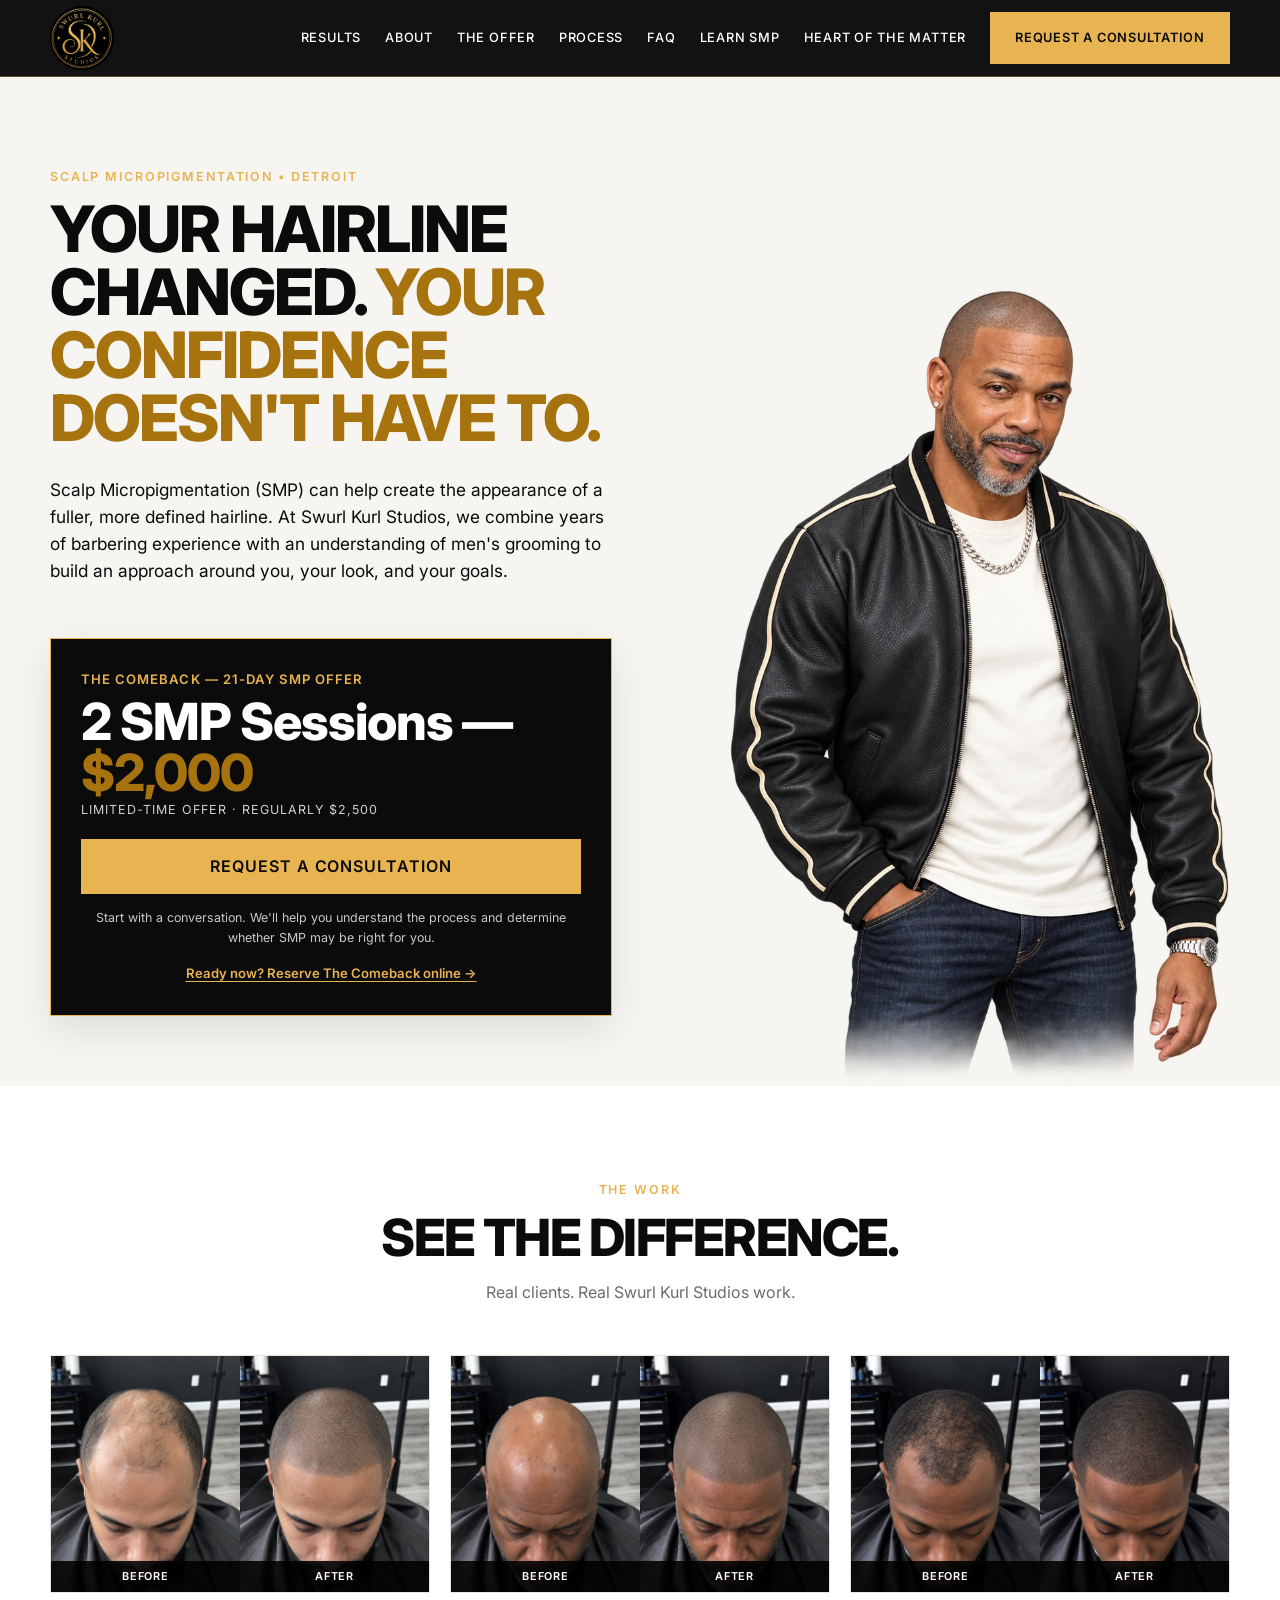
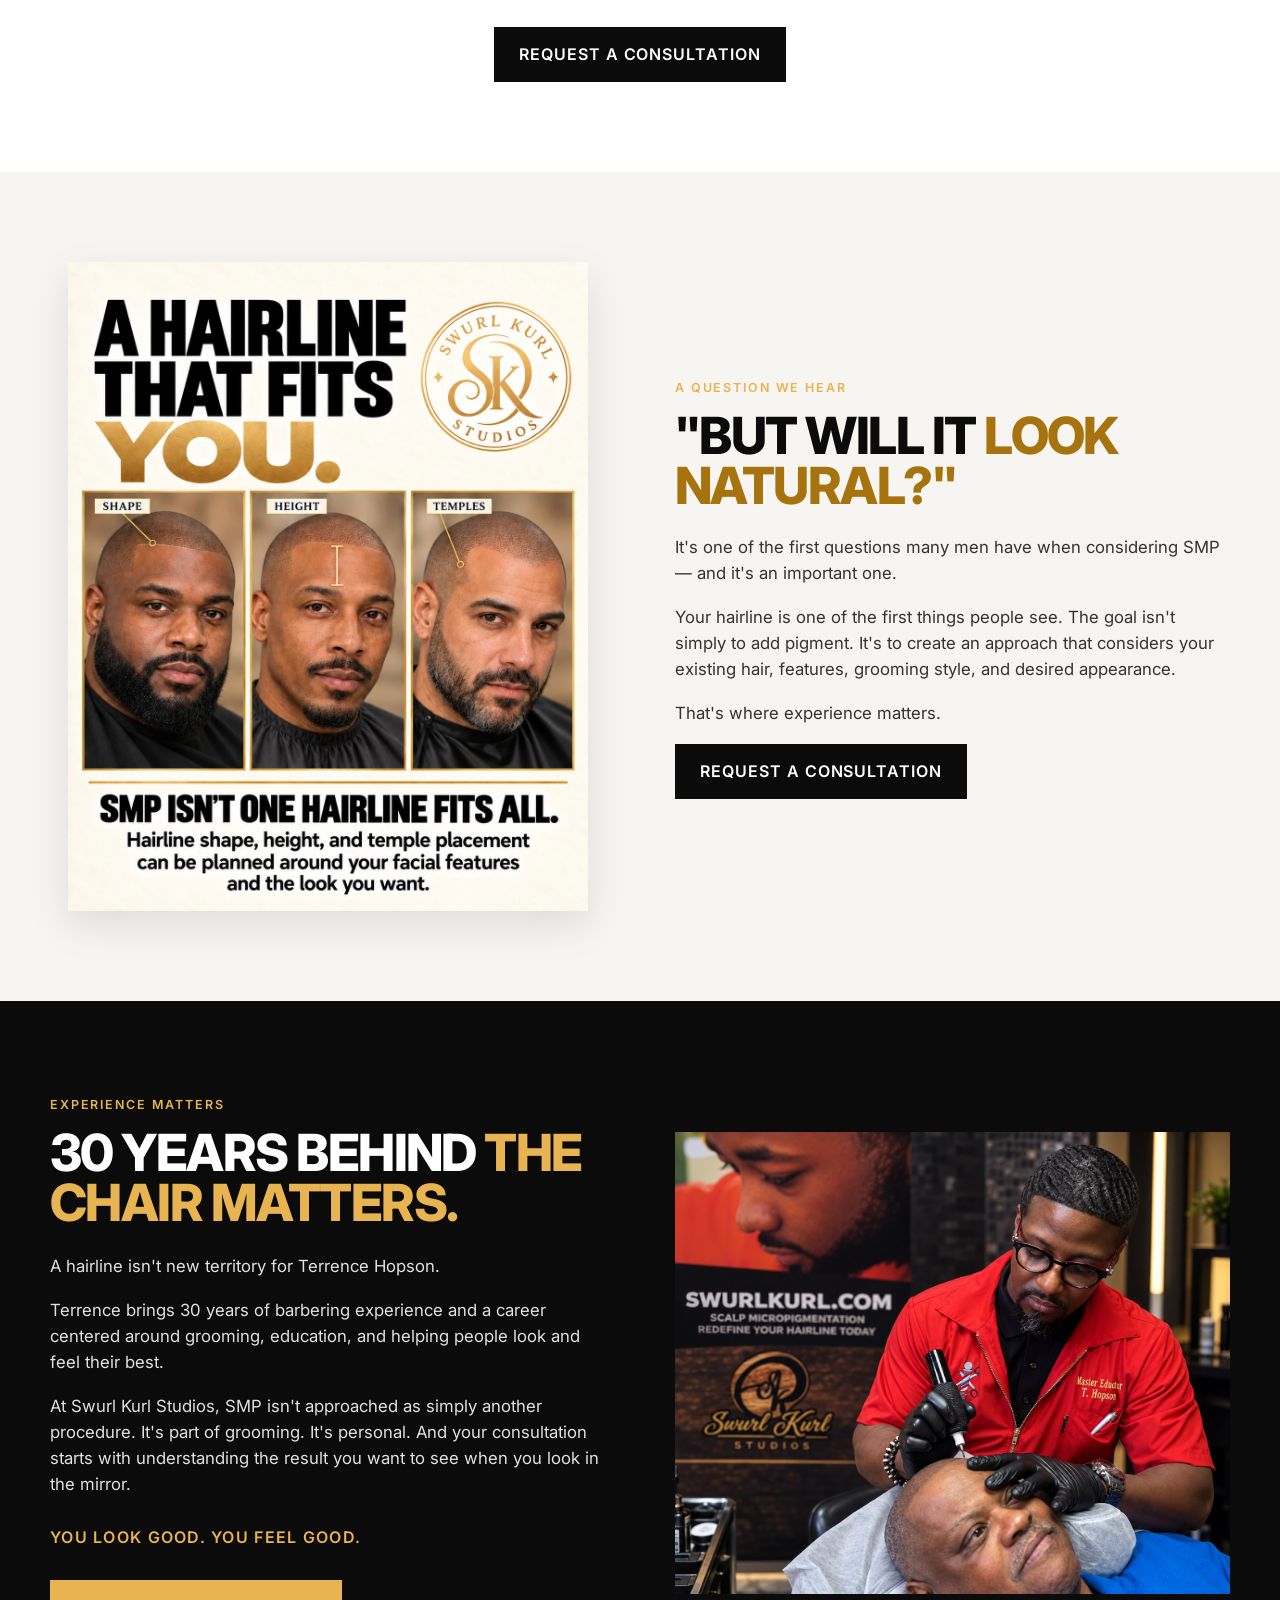
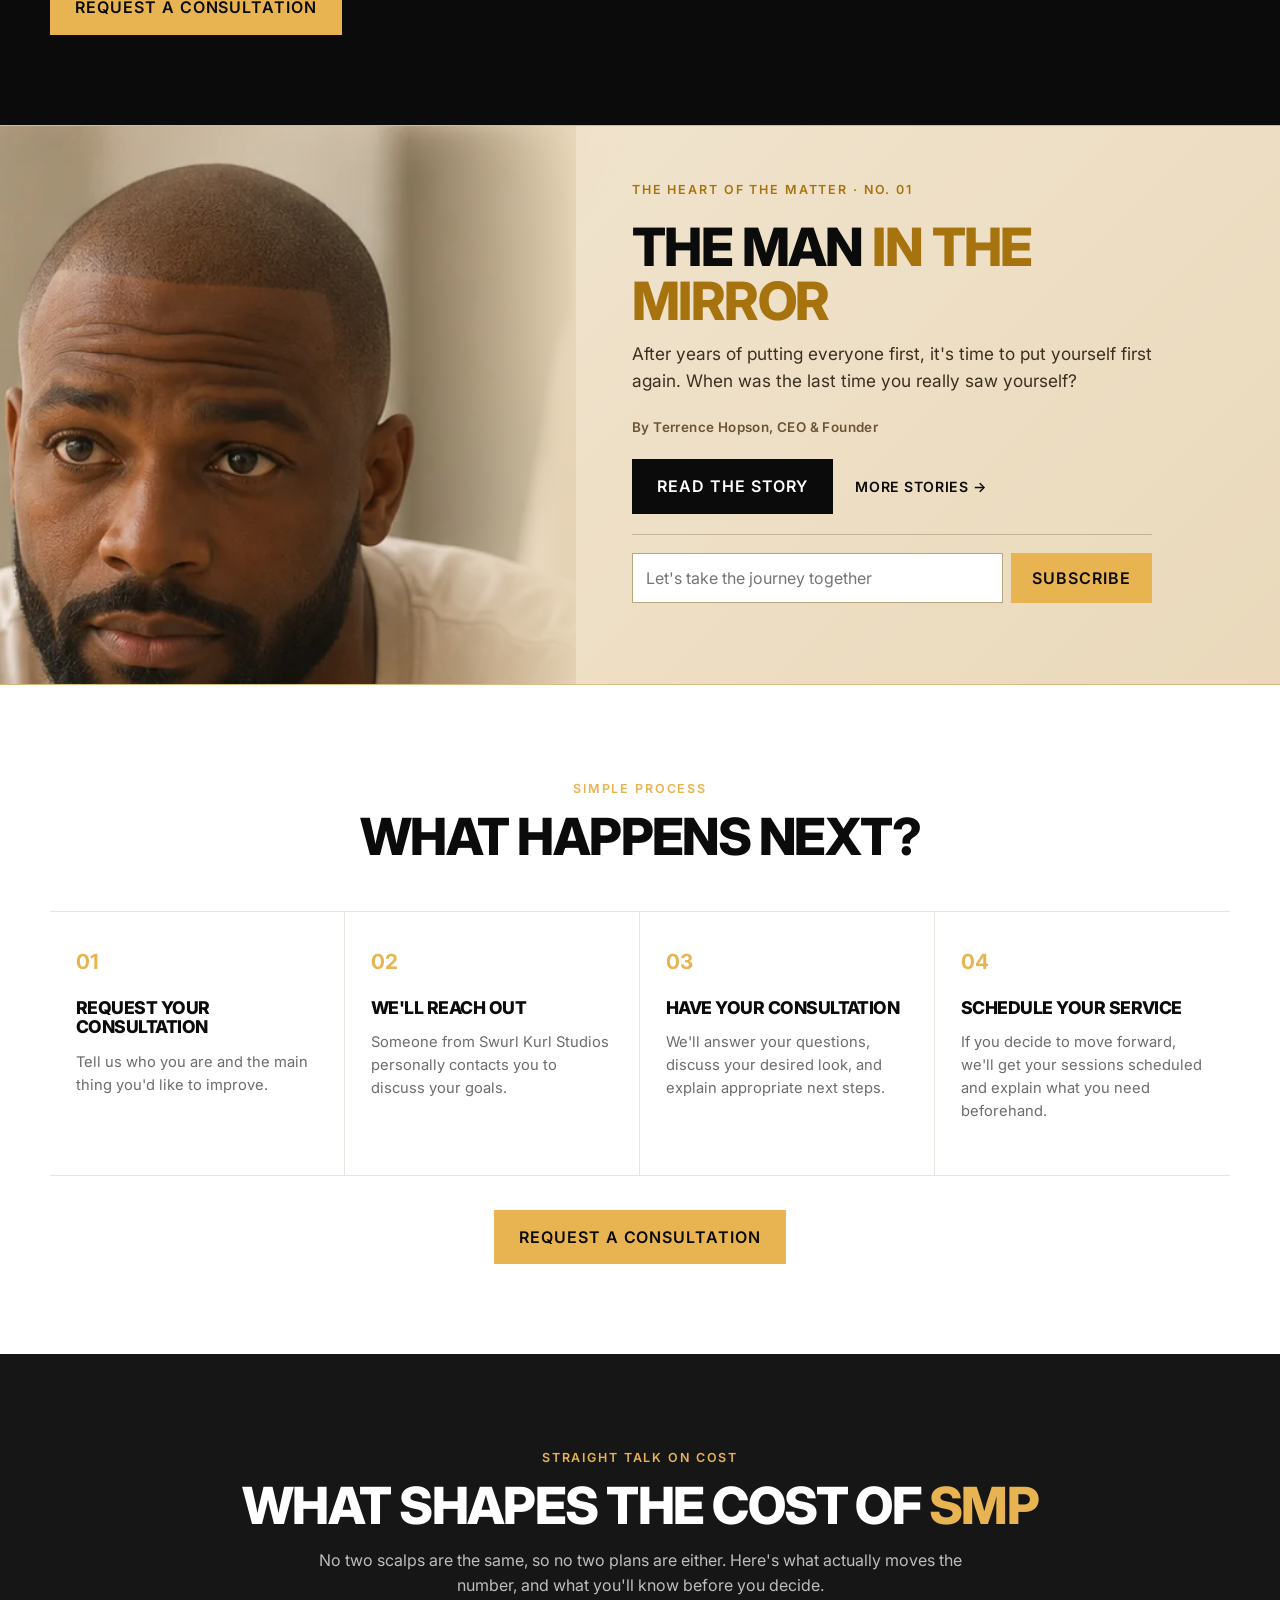
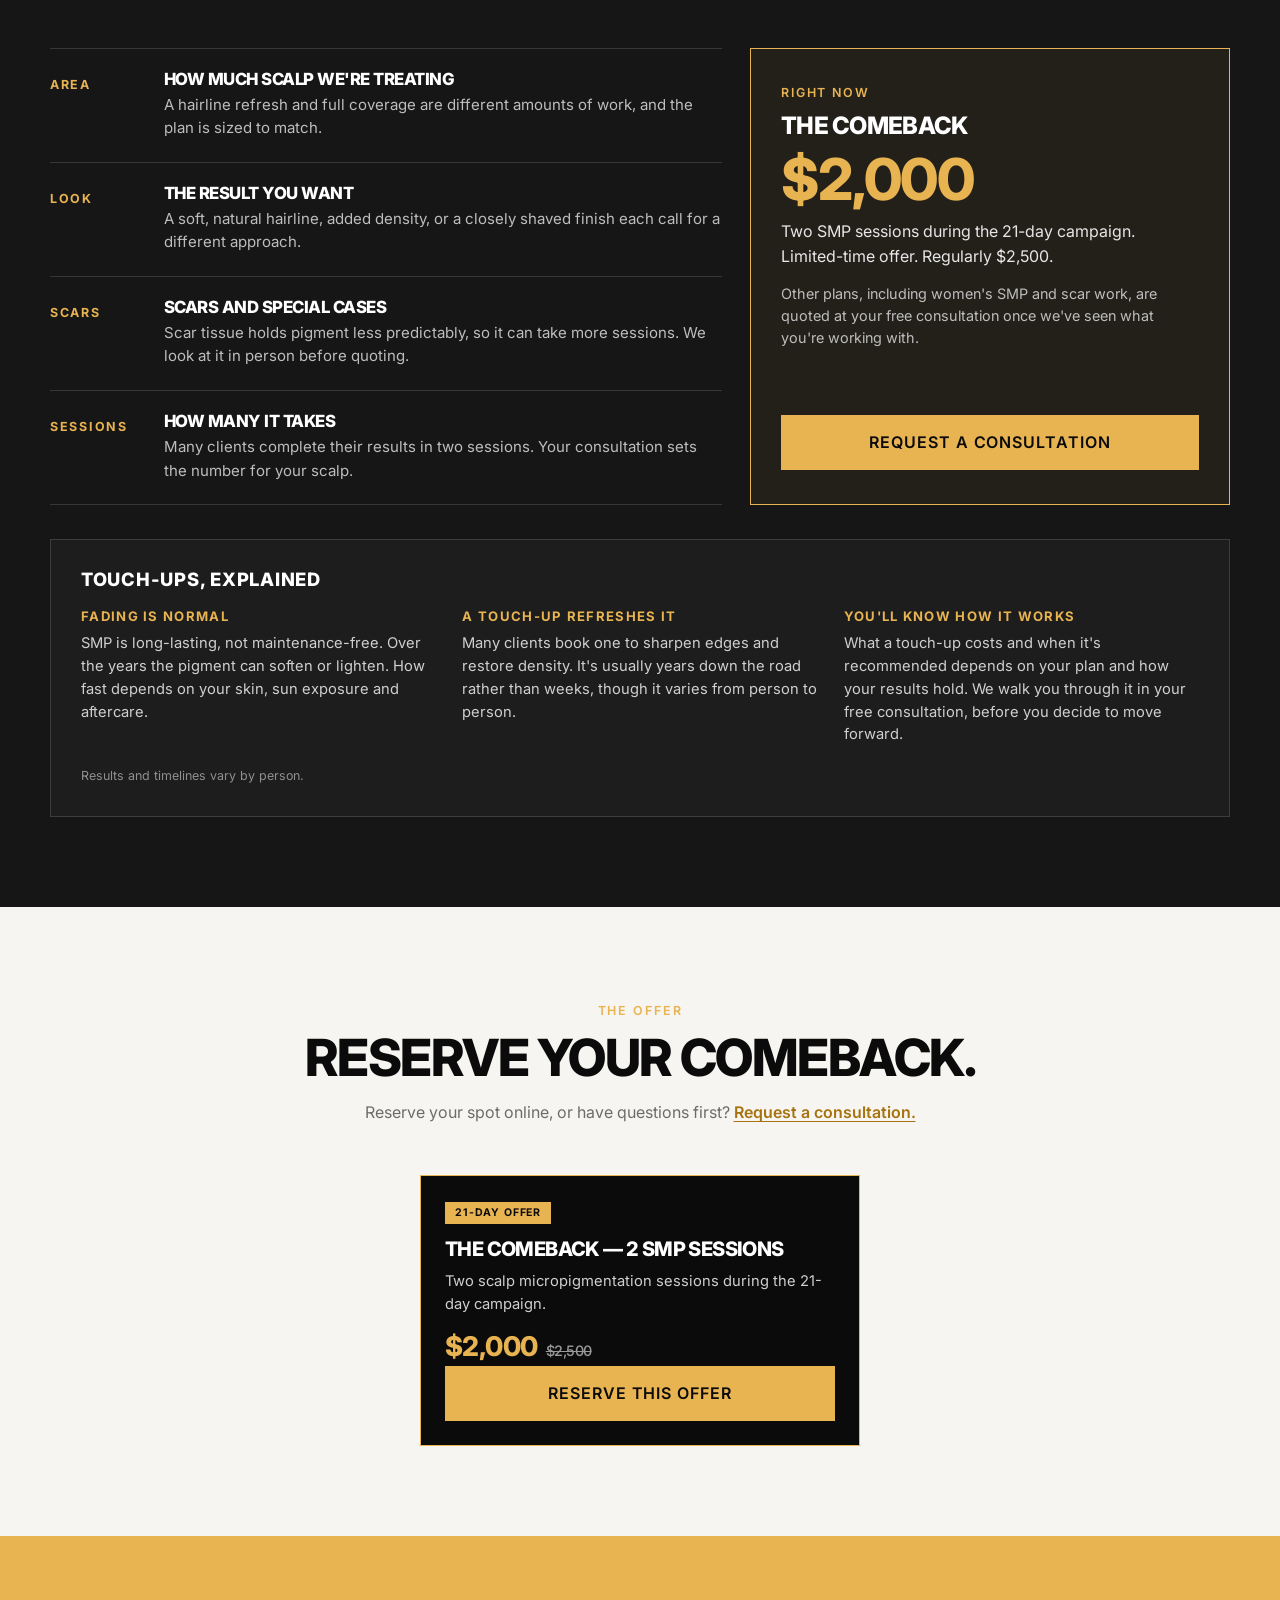
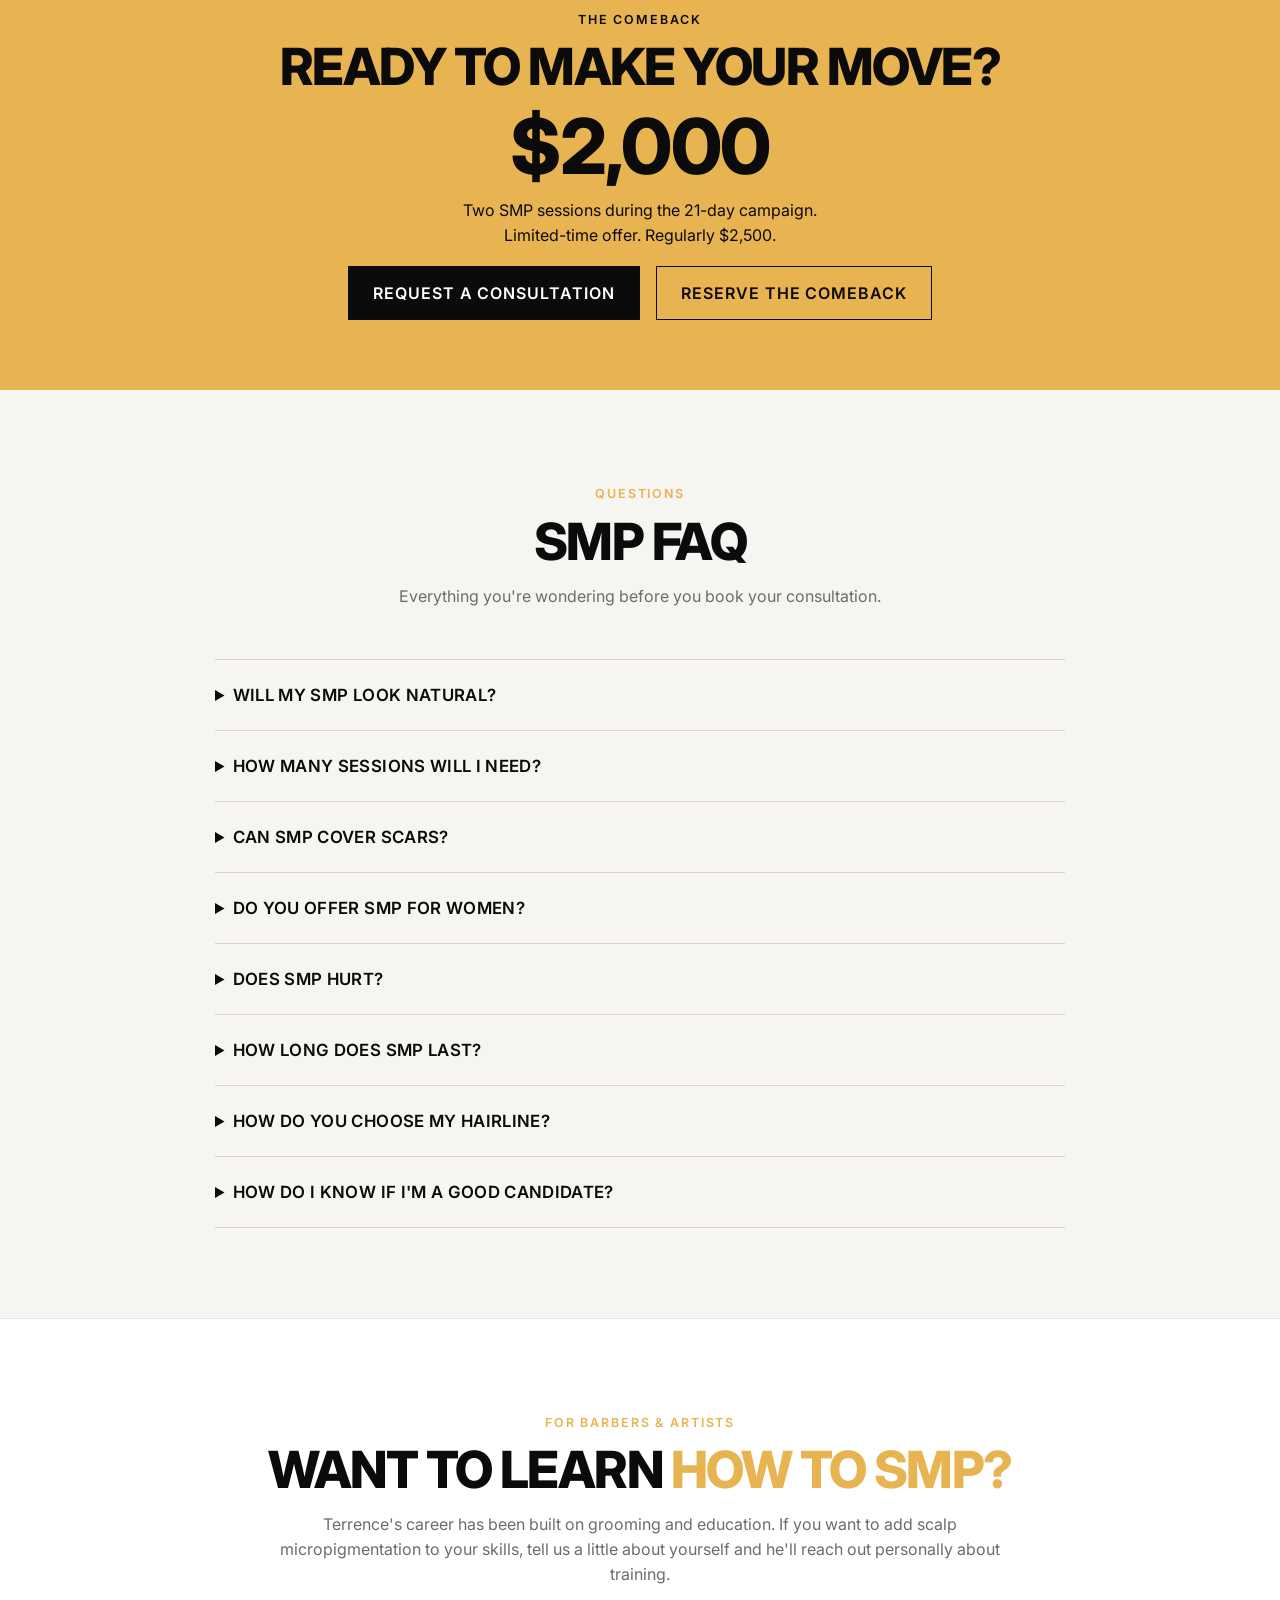
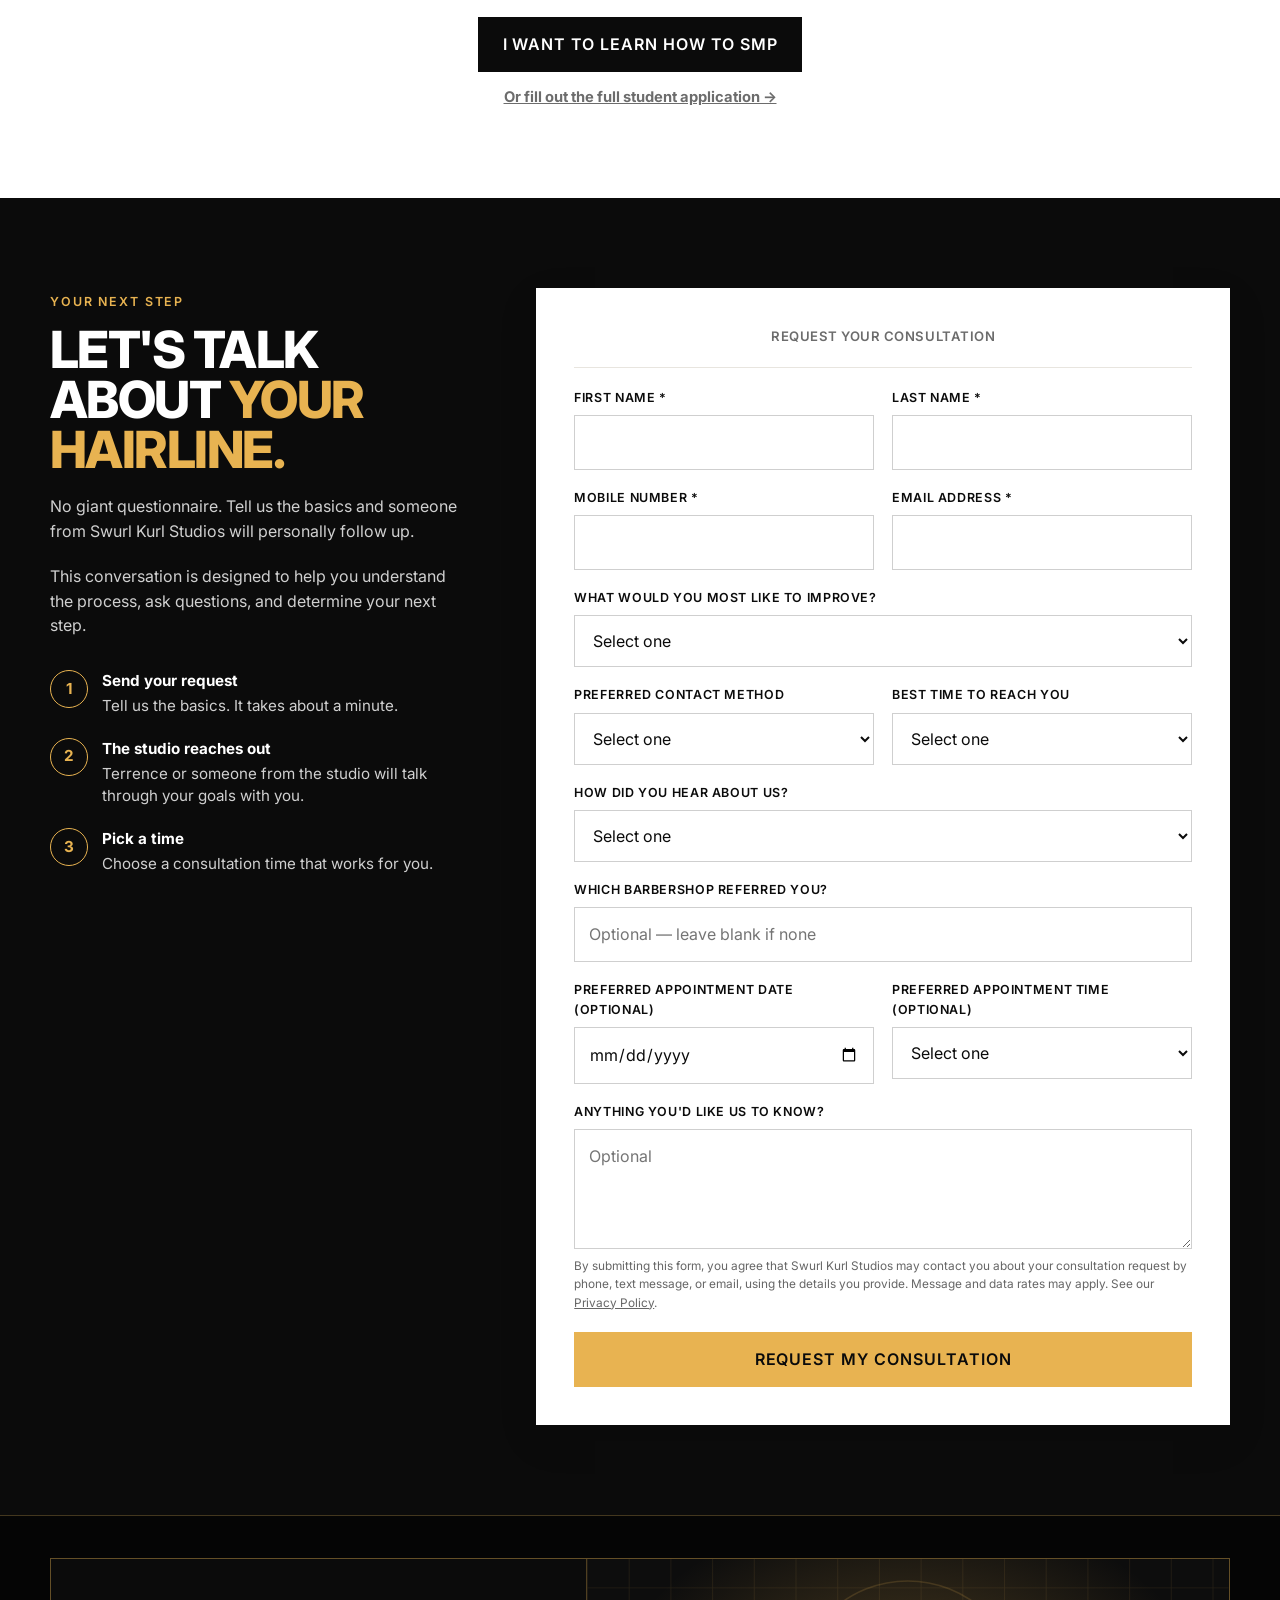
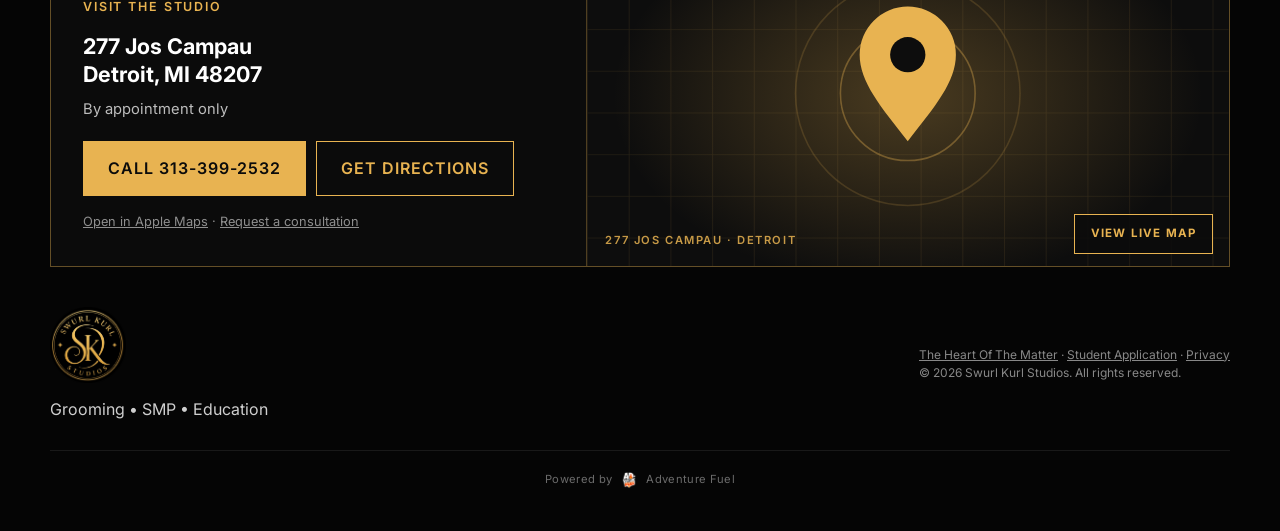
<file: index.html>
<!DOCTYPE html>
<html lang="en">
<head>
  <meta charset="UTF-8" />
  <meta name="viewport" content="width=device-width, initial-scale=1.0" />

  <title>The Comeback | SMP Consultation | Swurl Kurl Studios</title>
  <meta
    name="description"
    content="Request an SMP consultation with Swurl Kurl Studios. The Comeback 21-day offer: two scalp micropigmentation sessions for $2,000 (limited time, regularly $2,500)."
  />

  <script src="assets/site.js" defer></script>
  <script type="application/ld+json">{"@context":"https://schema.org","@type":"LocalBusiness","name":"Swurl Kurl Studios","description":"Scalp micropigmentation (SMP) studio in Detroit, Michigan. Free consultations.","telephone":"+1-313-399-2532","address":{"@type":"PostalAddress","streetAddress":"277 Jos Campau","addressLocality":"Detroit","addressRegion":"MI","postalCode":"48207","addressCountry":"US"}}</script>
  <link rel="preconnect" href="https://fonts.googleapis.com" />
  <link rel="preconnect" href="https://fonts.gstatic.com" crossorigin />
  <link
    href="https://fonts.googleapis.com/css2?family=Inter:wght@300;400;500;600;700;800&display=swap"
    rel="stylesheet"
  />

  <style>
    :root {
      --black: #0b0b0b;
      --near-black: #161616;
      --white: #ffffff;
      --warm-white: #f7f5f1;
      --gray: #6c6c6c;
      --light-gray: #e8e5df;

      /*
        Sampled from the official Swurl Kurl Studios logo file.
        --gold is the true brand gold (used for fills, borders,
        buttons, and gold text on dark backgrounds).
        --gold-deep is the same hue, deepened, used only for gold
        text sitting on light backgrounds, where the bright true
        gold doesn't read clearly enough against white/warm-white.
      */
      --gold: #e8b351;
      --gold-deep: #a6730f;

      --max-width: 1180px;
      --radius: 4px;
      --shadow: 0 14px 38px rgba(0,0,0,.10);

      /*
        Matches .container's own left/right inset at any viewport
        width, so full-bleed elements (like the hero photo) can sit
        outside .container while still lining up with it.
      */
      --edge-inset: max(20px, calc((100vw - 1180px) / 2));
    }

    * {
      box-sizing: border-box;
    }

    /* Keep the HTML "hidden" attribute working on elements that have
       their own display rule (e.g. .form-group is display:flex). */
    [hidden] {
      display: none !important;
    }

    html {
      scroll-behavior: smooth;
    }

    body {
      margin: 0;
      font-family: 'Inter', Arial, Helvetica, sans-serif;
      font-weight: 400;
      color: var(--black);
      background: var(--white);
      line-height: 1.55;
    }

    img {
      display: block;
      max-width: 100%;
    }

    a {
      color: inherit;
      text-decoration: none;
    }

    button,
    input,
    select,
    textarea {
      font: inherit;
    }

    .container {
      width: min(calc(100% - 40px), var(--max-width));
      margin: 0 auto;
    }

    .eyebrow {
      display: inline-block;
      color: var(--gold);
      font-size: .78rem;
      font-weight: 600;
      letter-spacing: .15em;
      text-transform: uppercase;
      margin-bottom: 12px;
    }

    h1,
    h2,
    h3 {
      margin: 0;
      font-family: 'Inter', Arial, Helvetica, sans-serif;
      font-weight: 800;
      line-height: .98;
      letter-spacing: -.03em;
      text-transform: uppercase;
    }

    h1 {
      font-size: clamp(3rem, 7vw, 6.5rem);
    }

    h2 {
      font-size: clamp(2.2rem, 4vw, 4rem);
    }

    h3 {
      font-size: clamp(1.35rem, 2.2vw, 2rem);
    }

    p {
      margin: 0 0 18px;
    }

    .gold {
      color: var(--gold);
    }

    /* Gold headline text needs a deeper tone to stay legible on
       light section backgrounds; true brand gold is reserved for
       fills, borders, and gold text on dark backgrounds. */
    .hero .gold,
    .objection .gold {
      color: var(--gold-deep);
    }

    .btn {
      display: inline-flex;
      justify-content: center;
      align-items: center;
      min-height: 52px;
      padding: 14px 24px;
      border: 1px solid var(--gold);
      background: var(--gold);
      color: var(--black);
      font-weight: 600;
      letter-spacing: .06em;
      text-transform: uppercase;
      cursor: pointer;
      transition: .2s ease;
    }

    .btn:hover {
      transform: translateY(-1px);
      filter: brightness(1.04);
    }

    .btn-dark {
      background: var(--black);
      color: var(--white);
      border-color: var(--black);
    }

    .btn-outline {
      background: transparent;
      color: var(--gold);
      border-color: var(--gold);
    }

    /* ---------------------------
       HEADER
    --------------------------- */

    .site-header {
      position: sticky;
      top: 0;
      z-index: 100;
      background: rgba(11,11,11,.97);
      color: var(--white);
      border-bottom: 1px solid rgba(184,149,79,.45);
    }

    .nav {
      min-height: 76px;
      display: flex;
      align-items: center;
      justify-content: space-between;
      gap: 24px;
    }

    .brand img {
      height: 64px;
      width: auto;
    }

    .nav-links {
      display: flex;
      align-items: center;
      gap: 24px;
      font-size: .8rem;
      font-weight: 500;
      text-transform: uppercase;
      letter-spacing: .06em;
    }


    /* ---------------------------
       BLOG BANNER: The Heart of the Matter
    --------------------------- */
    .blog-banner {
      background:
        radial-gradient(900px 380px at 0% 0%, rgba(232,179,81,.22), transparent 70%),
        linear-gradient(135deg, #f3e8d4, #ead9bb);
      border-top: 1px solid rgba(166,115,15,.35);
      border-bottom: 1px solid rgba(166,115,15,.35);
      padding: 0;
      overflow: hidden;
    }
    .blog-banner-grid {
      display: grid;
      grid-template-columns: minmax(0, .9fr) minmax(0, 1.1fr);
      align-items: stretch;
    }
    .blog-banner-img {
      position: relative; min-height: 380px;
      background: #d9c6a4 url("assets/blog-banner.webp") 50% 28% / cover no-repeat;
    }
    .blog-banner-img::after {
      content: ""; position: absolute; inset: 0;
      background: linear-gradient(90deg, rgba(0,0,0,0) 70%, rgba(234,217,187,.9));
    }
    .blog-banner-copy { padding: 54px 0 54px 56px; padding-right: max(24px, calc((100vw - var(--max-width)) / 2)); display: flex; flex-direction: column; justify-content: center; }
    .blog-banner .eyebrow { color: var(--gold-deep); }
    .blog-banner h2 { margin: 10px 0 12px; font-size: clamp(2rem, 4.4vw, 3.3rem); line-height: 1.02; text-transform: uppercase; }
    .blog-banner h2 span { color: var(--gold-deep); }
    .blog-banner .teaser { margin: 0 0 22px; max-width: 520px; font-size: 1.08rem; color: #3b2f20; }
    .blog-banner .by { margin: 0 0 22px; font-size: .84rem; font-weight: 600; color: #6a5436; letter-spacing: .03em; }
    .blog-banner .sub-line { margin-top: 20px; padding-top: 18px; border-top: 1px solid rgba(106,84,54,.3); max-width: 520px; }
    .blog-banner .sub-line label { display: block; margin-bottom: 8px; font-size: .78rem; font-weight: 700; letter-spacing: .12em; text-transform: uppercase; color: #6a5436; }
    .bb-form { display: flex; gap: 8px; }
    .bb-form input[type=email] { flex: 1; min-width: 0; min-height: 50px; padding: 10px 13px; font: inherit; font-size: 1rem; background: #fff; border: 1px solid #b9a67f; border-radius: 0; color: var(--black); }
    .bb-form input[type=email]:focus { outline: 2px solid var(--gold); outline-offset: 1px; border-color: var(--gold-deep); }
    .bb-form .btn { min-height: 50px; padding: 10px 20px; }
    .bb-form .hp { position: absolute; left: -9999px; width: 1px; height: 1px; overflow: hidden; }
    .bb-msg { min-height: 1.3em; margin: 8px 0 0; font-size: .92rem; font-weight: 600; }
    .bb-msg.err { color: #b3392a; }
    .bb-msg.ok { color: #2c6b3a; }
    @media (max-width: 860px) {
      .blog-banner-grid { grid-template-columns: 1fr; }
      .blog-banner-img { min-height: 0; height: 280px; background-position: 50% 24%; }
      .blog-banner-img::after { background: linear-gradient(180deg, rgba(0,0,0,0) 70%, rgba(234,217,187,.95)); }
      .blog-banner-copy { padding: 8px var(--edge-inset, 20px) 44px; }
    }
    @media (max-width: 480px) { .bb-form { flex-direction: column; } .bb-form .btn { width: 100%; } }

    /* ---------------------------
       MOBILE MENU (hamburger) + sticky call bar
    --------------------------- */
    html { scroll-padding-top: 76px; }
    html.menu-open { overflow: hidden; }
    .nav-links a[aria-current="true"]:not(.btn) { color: var(--gold); }

    .nav-toggle {
      display: none;
      width: 46px; height: 46px;
      margin-right: -6px;
      padding: 0;
      border: 0; background: transparent;
      cursor: pointer;
      align-items: center; justify-content: center;
      -webkit-tap-highlight-color: transparent;
    }
    .nav-toggle:focus-visible { outline: 2px solid var(--gold); outline-offset: 2px; border-radius: 6px; }
    .nav-toggle .bars { position: relative; width: 24px; height: 18px; display: block; }
    .nav-toggle .bars i {
      position: absolute; left: 0; width: 100%; height: 2px; border-radius: 2px;
      background: var(--gold);
      transition: transform .25s ease, opacity .2s ease, top .25s ease;
    }
    .nav-toggle .bars i:nth-child(1) { top: 0; }
    .nav-toggle .bars i:nth-child(2) { top: 8px; }
    .nav-toggle .bars i:nth-child(3) { top: 16px; }
    .nav-toggle[aria-expanded="true"] .bars i:nth-child(1) { top: 8px; transform: rotate(45deg); }
    .nav-toggle[aria-expanded="true"] .bars i:nth-child(2) { opacity: 0; }
    .nav-toggle[aria-expanded="true"] .bars i:nth-child(3) { top: 8px; transform: rotate(-45deg); }

    .mmenu {
      position: fixed; inset: 0; z-index: 99;
      display: flex; flex-direction: column;
      padding: 92px 24px calc(24px + env(safe-area-inset-bottom));
      background: radial-gradient(700px 360px at 50% -60px, rgba(232,179,81,.18), transparent 70%), #080808;
      overflow-y: auto; overscroll-behavior: contain;
      opacity: 0; visibility: hidden; transform: translateY(-10px);
      transition: opacity .22s ease, transform .22s ease, visibility 0s linear .22s;
    }
    .mmenu.open { opacity: 1; visibility: visible; transform: none; transition-delay: 0s; }
    .mmenu-label {
      margin: 0 0 6px; color: var(--gold); font-size: .72rem; font-weight: 700;
      letter-spacing: .2em; text-transform: uppercase;
    }
    .mmenu a.ml {
      display: flex; align-items: center; justify-content: space-between; gap: 12px;
      padding: 17px 2px; min-height: 58px;
      color: var(--white); text-decoration: none;
      font-size: 1.28rem; font-weight: 600; letter-spacing: .01em;
      border-bottom: 1px solid rgba(232,179,81,.22);
    }
    .mmenu a.ml::after { content: "\203A"; color: rgba(232,179,81,.7); font-size: 1.5rem; line-height: 1; }
    .mmenu a.ml[aria-current="true"] { color: var(--gold); }
    .mmenu a.ml[aria-current="true"]::after { content: ""; width: 9px; height: 9px; border-radius: 50%; background: var(--gold); }
    .mmenu a.ml small { display: block; margin-top: 2px; font-size: .8rem; font-weight: 500; color: #9d988b; letter-spacing: 0; }
    .mmenu a.ml:focus-visible { outline: 2px solid var(--gold); outline-offset: -2px; }
    .mmenu-cta { margin-top: auto; padding-top: 26px; }
    .mmenu-cta .btn { width: 100%; min-height: 58px; font-size: .92rem; }
    .mmenu-cta p { margin: 12px 0 0; text-align: center; color: #8e8a7e; font-size: .8rem; }

    .mbar { display: none; }

    @media (max-width: 900px) {
      .nav-toggle { display: inline-flex; }
      .nav-links { gap: 10px; }
      footer { padding-bottom: calc(42px + 78px + env(safe-area-inset-bottom)); }
      .mbar {
        display: block; position: fixed; left: 0; right: 0; bottom: 0; z-index: 90;
        padding: 18px 14px calc(10px + env(safe-area-inset-bottom));
        background: linear-gradient(180deg, rgba(11,11,11,0), rgba(11,11,11,.94) 42%);
        transform: translateY(115%); transition: transform .28s ease; pointer-events: none;
      }
      .mbar.show { transform: none; pointer-events: auto; }
      .mbar .btn { width: 100%; min-height: 54px; box-shadow: 0 8px 22px rgba(0,0,0,.45); }
    }
    @media (min-width: 901px) { .mmenu, .mbar { display: none !important; } }
    @media (prefers-reduced-motion: reduce) {
      .mmenu, .mbar, .nav-toggle .bars i { transition: none; }
      html { scroll-behavior: auto; }
    }

    /* ---------------------------
       HERO
    --------------------------- */

    .hero {
      background: var(--warm-white);
      overflow: hidden;
      padding: 0;
    }

    .hero-grid {
      display: grid;
      grid-template-columns: minmax(0, 1.05fr) minmax(0, .95fr);
      min-height: 710px;
      align-items: stretch;
    }

    .hero-copy {
      /* hero-grid is no longer inside .container (so the photo can
         bleed to the true edge of the viewport) — this replicates
         .container's own left inset so the copy still lines up
         with the rest of the page. */
      padding: 90px 60px 70px var(--edge-inset);
      display: flex;
      flex-direction: column;
      justify-content: center;
    }

    .hero-copy h1 {
      max-width: 780px;
      font-size: clamp(3rem, 5vw, 4.6rem);
    }

    .hero-copy .intro {
      margin-top: 28px;
      max-width: 650px;
      font-size: 1.08rem;
    }

    /* The customer, cut out, standing flush on the page (no panel). */
    .hero-image {
      min-height: 650px;
      background: url("assets/hero-customer.webp") 50% 100% / contain no-repeat;
    }

    .offer-card {
      margin-top: 36px;
      max-width: 590px;
      padding: 30px;
      background: var(--black);
      color: var(--white);
      border: 1px solid var(--gold);
      box-shadow: var(--shadow);
    }

    .offer-card .offer-label {
      color: var(--gold);
      text-transform: uppercase;
      font-weight: 600;
      letter-spacing: .08em;
      font-size: .82rem;
    }

    .offer-price {
      margin: 6px 0 2px;
      font-family: 'Inter', Arial, Helvetica, sans-serif;
      font-size: clamp(2rem, 4vw, 3.4rem);
      font-weight: 800;
      letter-spacing: -.02em;
      line-height: 1;
    }

    .offer-regular {
      margin-bottom: 20px;
      color: #d0d0d0;
      text-transform: uppercase;
      font-size: .78rem;
      letter-spacing: .08em;
    }

    .offer-card .btn {
      width: 100%;
    }

    .offer-note {
      margin: 14px 0 0;
      text-align: center;
      color: #c8c8c8;
      font-size: .78rem;
    }

    /* ---------------------------
       GENERAL SECTIONS
    --------------------------- */

    section {
      padding: 90px 0;
    }

    .section-heading {
      text-align: center;
      margin-bottom: 50px;
    }

    .section-heading p {
      max-width: 680px;
      margin: 18px auto 0;
      color: var(--gray);
    }

    /* ---------------------------
       RESULTS
    --------------------------- */

    .results {
      background: var(--white);
    }

    .result-grid {
      display: grid;
      grid-template-columns: repeat(3, 1fr);
      gap: 20px;
    }

    .result-card {
      border: 1px solid var(--light-gray);
      background: var(--white);
    }

    .result-images {
      display: grid;
      grid-template-columns: 1fr 1fr;
    }

    .result-image {
      position: relative;
      aspect-ratio: 4 / 5;
      overflow: hidden;
      background: #ddd;
    }

    .result-image img {
      width: 100%;
      height: 100%;
      object-fit: cover;
    }

    .image-label {
      position: absolute;
      left: 0;
      right: 0;
      bottom: 0;
      padding: 7px;
      background: rgba(0,0,0,.87);
      color: var(--white);
      text-align: center;
      font-size: .68rem;
      font-weight: 600;
      text-transform: uppercase;
      letter-spacing: .08em;
    }

    .results-cta {
      text-align: center;
      margin-top: 34px;
    }

    /* ---------------------------
       OBJECTION SECTION
    --------------------------- */

    .objection {
      background: var(--warm-white);
    }

    .two-col {
      display: grid;
      grid-template-columns: 1fr 1fr;
      gap: 70px;
      align-items: center;
    }

    /* "A hairline that fits you" graphic (tap/click to enlarge) */
    .smp-diagram {
      margin: 0;
      position: relative;
      width: 100%;
      max-width: 520px;
      justify-self: center;
      aspect-ratio: 1122 / 1402;
      background: var(--warm-white);
      box-shadow: var(--shadow);
    }
    .smp-diagram button {
      display: block; width: 100%; height: 100%;
      padding: 0; border: 0; background: none; cursor: zoom-in;
    }
    .smp-diagram img { display: block; width: 100%; height: 100%; object-fit: cover; }
    .smp-diagram .zoom-hint {
      position: absolute; left: 0; right: 0; top: 100%;
      padding-top: 10px; text-align: center;
      color: var(--gold-deep); font-size: .72rem; font-weight: 700;
      letter-spacing: .1em; text-transform: uppercase; pointer-events: none;
    }
    @media (min-width: 901px) { .smp-diagram .zoom-hint { display: none; } }
    @media (max-width: 900px) { .smp-diagram { margin-bottom: 30px; } }
    .diagram-dialog {
      width: auto; max-width: 96vw; max-height: 96vh;
      padding: 0; border: 1px solid var(--gold); background: #111; color: #fff;
    }
    .diagram-dialog::backdrop { background: rgba(0,0,0,.85); }
    .diagram-dialog img { display: block; width: auto; max-width: 96vw; height: auto; max-height: 94vh; }
    .diagram-dialog .dd-close {
      position: absolute; top: 8px; right: 8px; z-index: 2;
      width: 44px; height: 44px; border-radius: 50%;
      border: 1px solid var(--gold); background: rgba(17,17,17,.92);
      color: var(--gold); font-size: 1.6rem; line-height: 1; cursor: pointer;
    }

    .copy-block p {
      font-size: 1.05rem;
      color: #333;
    }

    /* ---------------------------
       AUTHORITY
    --------------------------- */

    .authority {
      background: var(--black);
      color: var(--white);
    }

    .authority .copy-block p {
      color: #e1e1e1;
    }

    .authority-image {
      width: 100%;
      aspect-ratio: 1374 / 1145;
      align-self: center;
      background: url("assets/terrence-portrait.jpg") center / cover no-repeat;
    }

    .brand-line {
      margin-top: 28px;
      color: var(--gold);
      font-weight: 600;
      text-transform: uppercase;
      letter-spacing: .08em;
    }

    /* ---------------------------
       PROCESS
    --------------------------- */

    .process {
      background: var(--white);
    }

    .process-grid {
      display: grid;
      grid-template-columns: repeat(4, 1fr);
      border-top: 1px solid var(--light-gray);
      border-bottom: 1px solid var(--light-gray);
    }

    .step {
      padding: 34px 26px;
      border-right: 1px solid var(--light-gray);
    }

    .step:last-child {
      border-right: 0;
    }

    .step-number {
      font-family: 'Inter', Arial, Helvetica, sans-serif;
      font-weight: 700;
      color: var(--gold);
      font-size: 1.3rem;
      margin-bottom: 20px;
    }

    .step h3 {
      font-size: 1.1rem;
      margin-bottom: 14px;
      line-height: 1.1;
    }

    .step p {
      color: var(--gray);
      font-size: .92rem;
    }

    /* ---------------------------
       OFFER BAND
    --------------------------- */

    .offer-band {
      padding: 70px 0;
      background: var(--gold);
      color: var(--black);
      text-align: center;
    }

    .offer-band h2 {
      margin-bottom: 18px;
    }

    .offer-band .price {
      font-family: 'Inter', Arial, Helvetica, sans-serif;
      font-size: clamp(2.5rem, 6vw, 5rem);
      font-weight: 800;
      letter-spacing: -.02em;
      line-height: 1;
      margin: 12px 0;
    }

    /* ---------------------------
       FAQ
    --------------------------- */

    .faq {
      background: var(--warm-white);
    }

    .faq-list {
      max-width: 850px;
      margin: 0 auto;
      border-top: 1px solid #d8d4ce;
    }

    details {
      border-bottom: 1px solid #d8d4ce;
      padding: 22px 0;
    }

    summary {
      cursor: pointer;
      font-weight: 600;
      font-size: 1.05rem;
      text-transform: uppercase;
      letter-spacing: .02em;
    }

    details p {
      padding-top: 16px;
      color: var(--gray);
    }

    /* ---------------------------
       FORM
    --------------------------- */

    .consultation {
      background: var(--black);
      color: var(--white);
    }

    .consultation-grid {
      display: grid;
      grid-template-columns: .75fr 1.25fr;
      gap: 70px;
      align-items: start;
    }

    .consultation-copy {
      position: sticky;
      top: 120px;
    }

    .consultation-copy p {
      color: #d0d0d0;
      margin-top: 20px;
    }

    .whatsapp-btn {
      margin-top: 32px;
      width: 100%;
      background: #25D366;
      border-color: #25D366;
      color: var(--black);
    }

    .whatsapp-note {
      margin-top: 12px !important;
      text-align: center;
      font-size: .78rem;
      color: #999 !important;
    }

    .scheduler-card {
      margin-top: 32px;
      padding: 26px;
      background: rgba(255,255,255,.04);
      border: 1px solid rgba(184,149,79,.4);
    }

    .scheduler-heading {
      margin-bottom: 18px;
      font-size: .82rem;
      font-weight: 600;
      text-transform: uppercase;
      letter-spacing: .04em;
      color: var(--gold);
    }

    .scheduler-fields {
      display: grid;
      grid-template-columns: 1fr 1fr;
      gap: 14px;
      margin-bottom: 18px;
    }

    .scheduler-fields label {
      color: #d0d0d0;
    }

    .scheduler-fields input,
    .scheduler-fields select {
      border-color: rgba(255,255,255,.2);
    }

    .next-steps {
      margin: 32px 0 0;
      padding: 0;
      list-style: none;
      counter-reset: ns;
      display: grid;
      gap: 20px;
    }

    .next-steps li {
      counter-increment: ns;
      display: grid;
      grid-template-columns: 36px 1fr;
      gap: 16px;
      align-items: start;
      color: #d0d0d0;
      font-size: .95rem;
      line-height: 1.5;
    }

    .next-steps li::before {
      content: counter(ns);
      width: 36px;
      height: 36px;
      display: grid;
      place-items: center;
      border: 1px solid var(--gold);
      border-radius: 50%;
      color: var(--gold);
      font-weight: 700;
    }

    .next-steps b {
      display: block;
      color: #fff;
      margin-bottom: 2px;
    }

    /* cost explainer */
    .invest { background: var(--near-black); color: #fff; }
    .invest .section-heading p { color: #bdbdbd; }
    .invest-grid { display: grid; grid-template-columns: 1.4fr 1fr; gap: 28px; align-items: stretch; }
    .invest-factors { border-top: 1px solid rgba(255,255,255,.14); }
    .factor { display: grid; grid-template-columns: 96px 1fr; gap: 18px; padding: 22px 0; border-bottom: 1px solid rgba(255,255,255,.14); align-items: start; }
    .factor-k { color: var(--gold); font-weight: 700; font-size: .78rem; letter-spacing: .14em; text-transform: uppercase; padding-top: 4px; }
    .factor h3 { font-size: 1.05rem; margin: 0 0 6px; color: #fff; }
    .factor p { margin: 0; color: #bdbdbd; font-size: .94rem; }
    .invest-card { padding: 34px 30px; border: 1px solid var(--gold); background: rgba(232,179,81,.06); display: flex; flex-direction: column; align-items: flex-start; }
    .invest-card h3 { font-size: 1.5rem; margin: 0 0 6px; color: #fff; }
    .invest-price { font-size: clamp(2.6rem, 5vw, 3.6rem); font-weight: 800; letter-spacing: -.02em; line-height: 1; color: var(--gold); margin: 8px 0 10px; }
    .invest-line { margin: 0 0 14px; color: #e6e6e6; }
    .invest-note { margin: 0 0 22px; color: #bdbdbd; font-size: .9rem; }
    .invest-card .btn { margin-top: auto; width: 100%; }
    .touchup { margin-top: 34px; padding: 30px; border: 1px solid rgba(255,255,255,.14); background: rgba(255,255,255,.03); }
    .touchup > h3 { margin: 0 0 18px; font-size: 1.15rem; color: #fff; text-transform: uppercase; letter-spacing: .04em; }
    .touchup-cols { display: grid; grid-template-columns: repeat(3, 1fr); gap: 26px; }
    .touchup h4 { margin: 0 0 6px; color: var(--gold); font-size: .82rem; letter-spacing: .1em; text-transform: uppercase; }
    .touchup p { margin: 0; color: #cfcfcf; font-size: .92rem; }
    .touchup .touchup-fine { margin-top: 20px; font-size: .78rem; color: #8f8f8f; }
    @media (max-width: 900px) {
      .invest-grid { grid-template-columns: 1fr; }
      .touchup-cols { grid-template-columns: 1fr; gap: 20px; }
      .factor { grid-template-columns: 78px 1fr; }
    }

    /* footer location card */
    .footer-location { display: grid; grid-template-columns: 1fr 1.2fr; gap: 0; margin-bottom: 40px; border: 1px solid rgba(232,179,81,.4); background: #0b0b0b; }
    .loc-info { padding: 34px 32px; }
    .loc-info address { font-style: normal; font-size: 1.35rem; font-weight: 700; line-height: 1.3; color: #fff; margin: 4px 0 10px; }
    .loc-hours { margin: 0 0 20px; color: #bdbdbd; font-size: .92rem; }
    .loc-actions { display: flex; flex-wrap: wrap; gap: 10px; }
    .btn-line { background: transparent; color: var(--gold); }
    .btn-line:hover { background: var(--gold); color: var(--black); }
    .loc-sub { margin: 16px 0 0; font-size: .8rem; color: #8f8f8f; }
    .loc-sub a { color: inherit; text-decoration: underline; }
    .loc-map { position: relative; min-height: 260px; border-left: 1px solid rgba(232,179,81,.3); overflow: hidden; background: #0d0d0d; }
    .loc-art { position: absolute; inset: 0; width: 100%; height: 100%; }
    .loc-cap { position: absolute; left: 18px; bottom: 16px; font-size: .7rem; font-weight: 600; letter-spacing: .14em; text-transform: uppercase; color: rgba(232,179,81,.85); }
    .loc-load { position: absolute; right: 16px; bottom: 12px; min-height: 40px; padding: 8px 16px; border: 1px solid var(--gold); background: rgba(11,11,11,.85); color: var(--gold); font: inherit; font-size: .72rem; font-weight: 700; letter-spacing: .1em; text-transform: uppercase; cursor: pointer; }
    .loc-load:hover { background: var(--gold); color: var(--black); }
    .loc-map iframe { position: absolute; inset: 0; width: 100%; height: 100%; border: 0; filter: grayscale(1) invert(.92) contrast(.9) sepia(.45) saturate(1.5); }
    @media (max-width: 900px) {
      .footer-location { grid-template-columns: 1fr; }
      .loc-map { border-left: 0; border-top: 1px solid rgba(232,179,81,.3); min-height: 240px; }
      .loc-info { padding: 28px 22px; }
      .loc-actions .btn { flex: 1 1 100%; }
    }

    .reviews { padding: 80px 0; background: var(--near-black); color: #fff; }
    .reviews h2 { margin: 8px 0 28px; }
    .reviews-list { display: grid; grid-template-columns: repeat(auto-fit, minmax(260px, 1fr)); gap: 20px; }
    .review-card { margin: 0; padding: 26px; border: 1px solid rgba(232,179,81,.4); background: rgba(255,255,255,.04); }
    .review-card blockquote { margin: 0 0 14px; font-size: 1.02rem; line-height: 1.6; color: #e6e6e6; }
    .review-card figcaption { font-size: .8rem; font-weight: 600; letter-spacing: .04em; text-transform: uppercase; color: var(--gold); }

    .form-alt-heading {
      margin-bottom: 20px;
      padding-bottom: 20px;
      border-bottom: 1px solid var(--light-gray);
      text-align: center;
      font-size: .82rem;
      font-weight: 600;
      text-transform: uppercase;
      letter-spacing: .04em;
      color: var(--gray);
    }

    .form-card {
      background: var(--white);
      color: var(--black);
      padding: 38px;
      box-shadow: var(--shadow);
    }

    .form-grid {
      display: grid;
      grid-template-columns: 1fr 1fr;
      gap: 18px;
    }

    .form-group {
      display: flex;
      flex-direction: column;
      gap: 8px;
    }

    .form-group.full {
      grid-column: 1 / -1;
    }

    label {
      font-size: .78rem;
      font-weight: 600;
      text-transform: uppercase;
      letter-spacing: .05em;
    }

    input,
    select,
    textarea {
      width: 100%;
      padding: 14px 14px;
      border: 1px solid #cfcfcf;
      background: var(--white);
      color: var(--black);
      border-radius: 0;
      outline: none;
    }

    input:focus,
    select:focus,
    textarea:focus {
      border-color: var(--gold);
      box-shadow: 0 0 0 2px rgba(184,149,79,.10);
    }

    textarea {
      min-height: 120px;
      resize: vertical;
    }

    .consent {
      margin: 8px 0 20px;
      font-size: .74rem;
      color: #666;
    }

    .form-card .btn {
      width: 100%;
    }

    .form-status {
      margin-top: 16px;
      padding: 14px 16px;
      background: var(--warm-white);
      border: 1px solid var(--light-gray);
      font-size: .85rem;
      color: var(--gray);
      display: none;
    }

    .form-status.visible {
      display: block;
    }

    /* ---------------------------
       FOOTER
    --------------------------- */

    footer {
      padding: 42px 0;
      background: #050505;
      color: #cfcfcf;
      border-top: 1px solid rgba(184,149,79,.35);
    }

    .footer-grid {
      display: grid;
      grid-template-columns: 1fr auto;
      gap: 40px;
      align-items: center;
    }

    .footer-brand img {
      height: 76px;
      width: auto;
      margin-bottom: 14px;
    }

    .footer-small {
      font-size: .75rem;
      color: #888;
    }

    .site-credit {
      display: flex;
      align-items: center;
      justify-content: center;
      gap: 8px;
      margin-top: 28px;
      padding-top: 20px;
      border-top: 1px solid rgba(255,255,255,.08);
      font-size: .7rem;
      letter-spacing: .03em;
      color: #6b6b6b;
    }

    .site-credit img {
      height: 18px;
      width: auto;
    }

    /* ---------------------------
       SERVICES
    --------------------------- */

    .services {
      background: var(--warm-white);
    }

    /* buttons that replaced the old WhatsApp links */
    button.inline-link {
      background: none;
      border: 0;
      padding: 0;
      font: inherit;
      font-weight: 600;
      cursor: pointer;
    }

    .scheduler-btn {
      margin-top: 6px;
      width: 100%;
    }

    .learn {
      background: var(--white);
      text-align: center;
      border-top: 1px solid var(--light-gray);
    }

    .learn-inner {
      max-width: 760px;
    }

    .learn-inner p {
      margin: 18px auto 30px;
      color: var(--gray);
    }

    .inline-link {
      color: var(--gold-deep);
      font-weight: 600;
      text-decoration: underline;
      text-underline-offset: 3px;
    }

    .service-grid {
      display: grid;
      grid-template-columns: repeat(auto-fit, minmax(280px, 440px));
      justify-content: center;
      gap: 16px;
    }

    .service-loading {
      grid-column: 1 / -1;
      text-align: center;
      color: var(--gray);
    }

    .service-card {
      display: flex;
      flex-direction: column;
      background: var(--white);
      border: 1px solid var(--light-gray);
      padding: 26px 24px 24px;
    }

    .service-card.featured {
      background: var(--black);
      color: var(--white);
      border-color: var(--gold);
    }

    .service-tag {
      align-self: flex-start;
      margin-bottom: 14px;
      padding: 3px 10px;
      background: var(--light-gray);
      color: #444;
      font-size: .66rem;
      font-weight: 700;
      letter-spacing: .08em;
      text-transform: uppercase;
    }

    .service-card.featured .service-tag {
      background: var(--gold);
      color: var(--black);
    }

    .service-card h3 {
      font-size: 1.25rem;
      line-height: 1.1;
      margin-bottom: 10px;
    }

    .service-desc {
      flex: 1;
      margin: 0 0 16px;
      font-size: .92rem;
      color: var(--gray);
    }

    .service-card.featured .service-desc {
      color: #cfcfcf;
    }

    .service-price {
      margin-bottom: 4px;
      font-size: 1.7rem;
      font-weight: 800;
      letter-spacing: -.02em;
      line-height: 1.1;
    }

    .service-price small {
      font-size: .78rem;
      font-weight: 500;
      letter-spacing: 0;
      color: var(--gray);
    }

    .service-price s {
      margin-left: 8px;
      font-size: .9rem;
      font-weight: 500;
      color: #999;
    }

    .service-card.featured .service-price {
      color: var(--gold);
    }

    .service-opts {
      margin: 0 0 18px;
      padding: 0;
      list-style: none;
      font-size: .82rem;
      color: var(--gray);
    }

    .service-card .btn {
      width: 100%;
      margin-top: auto;
    }

    .btn-outline-dark {
      background: transparent;
      color: var(--black);
      border-color: var(--black);
    }

    .offer-band .btn + .btn {
      margin-left: 12px;
    }

    .reserve-link {
      background: none;
      border: 0;
      padding: 2px 0;
      color: var(--gold);
      font-size: .82rem;
      font-weight: 600;
      text-decoration: underline;
      text-underline-offset: 3px;
      cursor: pointer;
    }

    /* ---------------------------
       BOOKING DIALOG
    --------------------------- */

    .book-dialog {
      width: min(calc(100% - 24px), 520px);
      max-height: 92vh;
      padding: 0;
      border: 1px solid var(--gold);
      background: var(--white);
      color: var(--black);
      box-shadow: 0 30px 80px rgba(0,0,0,.45);
      overflow: auto;
    }

    .book-dialog::backdrop {
      background: rgba(0,0,0,.68);
    }

    .book-inner {
      position: relative;
      padding: 34px 30px 28px;
    }

    .book-inner h3 {
      font-size: 1.7rem;
      margin-bottom: 8px;
    }

    .book-inner .eyebrow {
      color: var(--gold-deep);
    }

    .book-close {
      position: absolute;
      top: 8px;
      right: 12px;
      width: 40px;
      height: 40px;
      border: 0;
      background: none;
      font-size: 1.9rem;
      line-height: 1;
      cursor: pointer;
      color: var(--gray);
    }

    .book-sub {
      margin: 0 0 18px;
      font-size: .92rem;
      color: var(--gray);
    }

    .book-inner .form-group {
      margin-bottom: 14px;
    }

    .book-row {
      display: grid;
      grid-template-columns: 1fr 1fr;
      gap: 14px;
    }

    .book-total {
      margin: 4px 0 14px;
      padding: 12px 14px;
      background: var(--warm-white);
      border: 1px solid var(--light-gray);
      font-weight: 700;
    }

    .book-fine {
      margin: 12px 0 0;
      text-align: center;
      font-size: .74rem;
      color: var(--gray);
    }

    .book-inner .btn {
      width: 100%;
    }

    .book-inner .btn + .btn {
      margin-top: 10px;
    }

    .btn-ghost-dark {
      background: transparent;
      color: var(--black);
      border-color: #bdb8ae;
    }

    .book-dialog .whatsapp-btn {
      margin-top: 18px;
    }

    .form-status.error {
      background: #fdecea;
      border-color: #f1b5ad;
      color: #8a2a1f;
    }

    .form-status.success {
      background: #eaf6ee;
      border-color: #a9d8b8;
      color: #1d5a33;
    }

    /* ---------------------------
       MOBILE
    --------------------------- */

    @media (max-width: 900px) {

      .service-grid {
        grid-template-columns: repeat(auto-fit, minmax(260px, 440px));
      }


      .nav-links a:not(.btn) {
        display: none;
      }

      .hero-grid,
      .two-col,
      .consultation-grid {
        grid-template-columns: 1fr;
      }

      .hero-copy {
        padding: 0 var(--edge-inset) 40px;
      }

      /* man + before/after composite, sized so the headline starts in the first screen */
      .hero-image {
        min-height: 0;
        height: min(104vw, 440px);
        order: -1;
        background-image: url("assets/hero-customer-ba.webp");
        background-position: 50% 100%;
        background-size: contain;
        -webkit-mask-image: linear-gradient(to bottom, #000 94%, transparent 100%);
        mask-image: linear-gradient(to bottom, #000 94%, transparent 100%);
      }

      .result-grid {
        grid-template-columns: 1fr;
        max-width: 560px;
        margin-left: auto;
        margin-right: auto;
      }

      .process-grid {
        grid-template-columns: 1fr 1fr;
      }

      .step:nth-child(2) {
        border-right: 0;
      }

      .step:nth-child(-n+2) {
        border-bottom: 1px solid var(--light-gray);
      }

      .consultation-copy {
        position: static;
      }
    }

    @media (max-width: 600px) {

      .container {
        width: min(calc(100% - 28px), var(--max-width));
      }

      .hero-copy {
        padding-left: 14px;
        padding-right: 14px;
      }

      section {
        padding: 65px 0;
      }

      .nav {
        min-height: 68px;
      }

      .brand img {
        height: 52px;
      }

      .nav .btn {
        padding: 10px 13px;
        min-height: 42px;
        font-size: .68rem;
      }

      .hero-image {
        height: min(104vw, 440px);
      }

      .result-grid,
      .process-grid,
      .form-grid {
        grid-template-columns: 1fr;
      }

      .step,
      .step:nth-child(2) {
        border-right: 0;
        border-bottom: 1px solid var(--light-gray);
      }

      .step:last-child {
        border-bottom: 0;
      }

      .form-group {
        grid-column: 1 / -1;
      }

      .form-card {
        padding: 26px 20px;
      }

      .scheduler-fields {
        grid-template-columns: 1fr;
      }

      .service-grid {
        grid-template-columns: 1fr;
      }

      .book-row {
        grid-template-columns: 1fr;
      }

      .book-inner {
        padding: 30px 20px 24px;
      }

      .offer-band .btn + .btn {
        margin-left: 0;
        margin-top: 10px;
      }

      .footer-grid {
        grid-template-columns: 1fr;
      }
    }
  </style>
</head>

<body>

  <!-- ==================================
       HEADER
  =================================== -->
  <header class="site-header">
    <div class="container nav">

      <a href="#" class="brand" aria-label="Swurl Kurl Studios">
        <img
          src="assets/swurl-kurl-studios-official-logo.png"
          alt="Swurl Kurl Studios"
        />
      </a>

      <nav class="nav-links" aria-label="Primary navigation">
        <a href="#results">Results</a>
        <a href="#about">About</a>
        <a href="#services">The Offer</a>
        <a href="#process">Process</a>
        <a href="#faq">FAQ</a>
        <a href="#learn">Learn SMP</a>
        <a href="heart-of-the-matter.html">Heart Of The Matter</a>
        <button type="button" class="btn" data-open-contact="nav">Request a Consultation</button>
        <button type="button" class="nav-toggle" id="navToggle" aria-expanded="false" aria-controls="mobileMenu" aria-label="Open menu">
          <span class="bars" aria-hidden="true"><i></i><i></i><i></i></span>
        </button>
      </nav>

    </div>
  </header>


  <!-- ==================================
       MOBILE MENU + STICKY CALL BAR (phones/tablets only)
    =================================== -->
  <div class="mmenu" id="mobileMenu" role="dialog" aria-modal="true" aria-label="Site menu">
    <p class="mmenu-label">Menu</p>
    <a class="ml" href="#results">Results</a>
    <a class="ml" href="#about">About Terrence</a>
    <a class="ml" href="#services">The Offer</a>
    <a class="ml" href="#process">How It Works</a>
    <a class="ml" href="#faq">FAQ</a>
    <a class="ml" href="#learn">Learn SMP</a>
    <a class="ml" href="heart-of-the-matter.html"><span>The Heart Of The Matter<small>Stories from Terrence</small></span></a>
    <a class="ml" href="learn.html"><span>Student Application<small>For barbers and beauty pros</small></span></a>
    <div class="mmenu-cta">
      <button type="button" class="btn" data-open-contact="menu">Request a Consultation</button>
      <p>He calls or texts you back personally.</p>
    </div>
  </div>

  <div class="mbar" id="mobileBar">
    <button type="button" class="btn" data-open-contact="sticky_bar">Request a Consultation</button>
  </div>

  <main>

    <!-- ==================================
         HERO
    =================================== -->
    <section class="hero">
      <div class="hero-grid">

        <div class="hero-copy">

          <span class="eyebrow">Scalp Micropigmentation • Detroit</span>

          <h1>
            Your Hairline Changed.
            <span class="gold">Your Confidence Doesn't Have To.</span>
          </h1>

          <p class="intro">
            Scalp Micropigmentation (SMP) can help create the appearance
            of a fuller, more defined hairline. At Swurl Kurl Studios,
            we combine years of barbering experience with an understanding
            of men's grooming to build an approach around you, your look,
            and your goals.
          </p>

          <div class="offer-card">

            <div class="offer-label">
              The Comeback — 21-Day SMP Offer
            </div>

            <div class="offer-price">
              2 SMP Sessions — <span class="gold">$2,000</span>
            </div>

            <div class="offer-regular">
              Limited-time offer · Regularly $2,500
            </div>

            <button type="button" class="btn" data-open-contact="hero">Request a Consultation</button>

            <p class="offer-note">
              Start with a conversation. We'll help you understand the
              process and determine whether SMP may be right for you.
            </p>

            <p class="offer-note">
              <button type="button" class="reserve-link" data-open-service="comeback">
                Ready now? Reserve The Comeback online →
              </button>
            </p>

          </div>

        </div>

        <div
          class="hero-image"
          role="img"
          aria-label="A Swurl Kurl Studios SMP client with a sharp, defined hairline"
        ></div>

      </div>
    </section>


    <!-- ==================================
         RESULTS
    =================================== -->
    <section class="results" id="results">

      <div class="container">

        <div class="section-heading">
          <span class="eyebrow">The Work</span>
          <h2>See The Difference.</h2>
          <p>
            Real clients. Real Swurl Kurl Studios work.
          </p>
        </div>

        <div class="result-grid">

          <!-- RESULT 1 -->
          <article class="result-card">
            <div class="result-images">

              <div class="result-image">
                <img
                  src="assets/result-1-before.jpg"
                  alt="SMP client before treatment"
                />
                <div class="image-label">Before</div>
              </div>

              <div class="result-image">
                <img
                  src="assets/result-1-after.jpg"
                  alt="SMP client after treatment"
                />
                <div class="image-label">After</div>
              </div>

            </div>
          </article>


          <!-- RESULT 2 -->
          <article class="result-card">
            <div class="result-images">

              <div class="result-image">
                <img
                  src="assets/result-2-before.jpg"
                  alt="SMP client before treatment"
                />
                <div class="image-label">Before</div>
              </div>

              <div class="result-image">
                <img
                  src="assets/result-2-after.jpg"
                  alt="SMP client after treatment"
                />
                <div class="image-label">After</div>
              </div>

            </div>
          </article>


          <!-- RESULT 3 -->
          <article class="result-card">
            <div class="result-images">

              <div class="result-image">
                <img
                  src="assets/result-3-before.jpg"
                  alt="SMP client before treatment"
                />
                <div class="image-label">Before</div>
              </div>

              <div class="result-image">
                <img
                  src="assets/result-3-after.jpg"
                  alt="SMP client after treatment"
                />
                <div class="image-label">After</div>
              </div>

            </div>
          </article>

        </div>

        <div class="results-cta">
          <button type="button" class="btn btn-dark" data-open-contact="results">Request a Consultation</button>
        </div>

      </div>
    </section>


    <!-- ==================================
         NATURAL LOOK / VIDEO
    =================================== -->
    <!-- Reviews: stays hidden until real, permitted quotes are added in assets/site.js -->
    <section class="reviews" id="reviews" hidden aria-labelledby="reviewsH">
      <div class="container">
        <span class="eyebrow">In Their Words</span>
        <h2 id="reviewsH">What Clients <span class="gold">Say.</span></h2>
        <div class="reviews-list" id="reviewsList"></div>
      </div>
    </section>

    <section class="objection">

      <div class="container two-col">

        <figure class="smp-diagram">
          <button type="button" id="diagramOpen" aria-haspopup="dialog" aria-label="Enlarge the hairline graphic">
            <img
              src="assets/hairline-fits-you.webp"
              width="1122" height="1402"
              loading="lazy" decoding="async"
              alt="Graphic titled "A hairline that fits you." Three men with different hairlines are labeled Shape, Height and Temples. Caption: SMP isn’t one hairline fits all. Hairline shape, height, and temple placement can be planned around your facial features and the look you want."
            />
          </button>
          <span class="zoom-hint" aria-hidden="true">Tap to enlarge</span>
        </figure>

        <dialog class="diagram-dialog" id="diagramDialog" aria-label="Hairline graphic, enlarged">
          <button type="button" class="dd-close" id="diagramClose" aria-label="Close">&times;</button>
          <img src="assets/hairline-fits-you.webp" width="1122" height="1402" alt="Graphic titled "A hairline that fits you." Three men with different hairlines are labeled Shape, Height and Temples. Caption: SMP isn’t one hairline fits all. Hairline shape, height, and temple placement can be planned around your facial features and the look you want." />
        </dialog>

        <div class="copy-block">

          <span class="eyebrow">A Question We Hear</span>

          <h2>
            "But Will It
            <span class="gold">Look Natural?"</span>
          </h2>

          <p style="margin-top:24px;">
            It's one of the first questions many men have when considering
            SMP — and it's an important one.
          </p>

          <p>
            Your hairline is one of the first things people see. The goal
            isn't simply to add pigment. It's to create an approach that
            considers your existing hair, features, grooming style, and
            desired appearance.
          </p>

          <p>
            That's where experience matters.
          </p>

          <button type="button" class="btn btn-dark" data-open-contact="objection">Request a Consultation</button>

        </div>

      </div>
    </section>


    <!-- ==================================
         TERRENCE / AUTHORITY
    =================================== -->
    <section class="authority" id="about">

      <div class="container two-col">

        <div class="copy-block">

          <span class="eyebrow">Experience Matters</span>

          <h2>
            30 Years Behind
            <span class="gold">The Chair Matters.</span>
          </h2>

          <p style="margin-top:26px;">
            A hairline isn't new territory for Terrence Hopson.
          </p>

          <p>
            Terrence brings 30 years of barbering experience
            and a career centered around grooming, education, and helping
            people look and feel their best.
          </p>

          <p>
            At Swurl Kurl Studios, SMP isn't approached as simply another
            procedure. It's part of grooming. It's personal. And your
            consultation starts with understanding the result you want to
            see when you look in the mirror.
          </p>

          <div class="brand-line">
            You Look Good. You Feel Good.
          </div>

          <div style="margin-top:30px;">
            <button type="button" class="btn" data-open-contact="authority">Request a Consultation</button>
          </div>

        </div>

        <div
          class="authority-image"
          role="img"
          aria-label="Terrence Hopson of Swurl Kurl Studios"
        ></div>

      </div>
    </section>


    <!-- ==================================
         BLOG BANNER: THE HEART OF THE MATTER
    =================================== -->
    <section class="blog-banner" id="blog" aria-labelledby="blogBannerH">
      <div class="blog-banner-grid">
        <div class="blog-banner-img" role="img" aria-label="A man looks at his own reflection in a mirror, quiet and thoughtful."></div>
        <div class="blog-banner-copy">
          <span class="eyebrow">The Heart Of The Matter &middot; No. 01</span>
          <h2 id="blogBannerH">The Man <span>In The Mirror</span></h2>
          <p class="teaser">
            After years of putting everyone first, it's time to put yourself
            first again. When was the last time you really saw yourself?
          </p>
          <p class="by">By Terrence Hopson, CEO &amp; Founder</p>
          <div>
            <a class="btn btn-dark" href="the-man-in-the-mirror.html">Read The Story</a>
            <a href="heart-of-the-matter.html" style="display:inline-block;margin:10px 0 0 18px;white-space:nowrap;color:var(--black);font-weight:600;font-size:.88rem;letter-spacing:.04em;text-transform:uppercase">More stories &rarr;</a>
          </div>
          <div class="sub-line">
            <form class="bb-form" id="bbForm" novalidate>
              <label for="bbEmail" style="position:absolute;left:-9999px">Email address</label>
              <input id="bbEmail" name="email" type="email" inputmode="email" autocomplete="email" maxlength="120" placeholder="Let's take the journey together" required />
              <div class="hp" aria-hidden="true"><input name="website" tabindex="-1" autocomplete="off" /></div>
              <button class="btn" type="submit">Subscribe</button>
            </form>
            <p class="bb-msg" id="bbMsg" role="status" aria-live="polite"></p>
          </div>
        </div>
      </div>
    </section>


    <!-- ==================================
         PROCESS
    =================================== -->
    <section class="process" id="process">

      <div class="container">

        <div class="section-heading">
          <span class="eyebrow">Simple Process</span>
          <h2>What Happens Next?</h2>
        </div>

        <div class="process-grid">

          <article class="step">
            <div class="step-number">01</div>
            <h3>Request Your Consultation</h3>
            <p>
              Tell us who you are and the main thing you'd like to improve.
            </p>
          </article>

          <article class="step">
            <div class="step-number">02</div>
            <h3>We'll Reach Out</h3>
            <p>
              Someone from Swurl Kurl Studios personally contacts you
              to discuss your goals.
            </p>
          </article>

          <article class="step">
            <div class="step-number">03</div>
            <h3>Have Your Consultation</h3>
            <p>
              We'll answer your questions, discuss your desired look,
              and explain appropriate next steps.
            </p>
          </article>

          <article class="step">
            <div class="step-number">04</div>
            <h3>Schedule Your Service</h3>
            <p>
              If you decide to move forward, we'll get your sessions
              scheduled and explain what you need beforehand.
            </p>
          </article>

        </div>

        <div class="results-cta">
          <button type="button" class="btn" data-open-contact="process">Request a Consultation</button>
        </div>

      </div>
    </section>


    <!-- ==================================
         SERVICES
         Loaded live from the store database (so price edits in the
         Swurl Kurl store app show up here). The list below is only a
         fallback snapshot used if the database can't be reached.
    =================================== -->
    <!-- ==================================
         COST EXPLAINER + TOUCH-UP POLICY
    =================================== -->
    <section class="invest" id="investment" aria-labelledby="investH">
      <div class="container">

        <div class="section-heading">
          <span class="eyebrow">Straight Talk On Cost</span>
          <h2 id="investH">What Shapes The Cost Of <span class="gold">SMP</span></h2>
          <p>
            No two scalps are the same, so no two plans are either. Here's
            what actually moves the number, and what you'll know before you
            decide.
          </p>
        </div>

        <div class="invest-grid">

          <div class="invest-factors">
            <div class="factor">
              <span class="factor-k">Area</span>
              <div>
                <h3>How much scalp we're treating</h3>
                <p>A hairline refresh and full coverage are different amounts of work, and the plan is sized to match.</p>
              </div>
            </div>
            <div class="factor">
              <span class="factor-k">Look</span>
              <div>
                <h3>The result you want</h3>
                <p>A soft, natural hairline, added density, or a closely shaved finish each call for a different approach.</p>
              </div>
            </div>
            <div class="factor">
              <span class="factor-k">Scars</span>
              <div>
                <h3>Scars and special cases</h3>
                <p>Scar tissue holds pigment less predictably, so it can take more sessions. We look at it in person before quoting.</p>
              </div>
            </div>
            <div class="factor">
              <span class="factor-k">Sessions</span>
              <div>
                <h3>How many it takes</h3>
                <p>Many clients complete their results in two sessions. Your consultation sets the number for your scalp.</p>
              </div>
            </div>
          </div>

          <aside class="invest-card">
            <span class="eyebrow">Right Now</span>
            <h3>The Comeback</h3>
            <div class="invest-price">$2,000</div>
            <p class="invest-line">Two SMP sessions during the 21-day campaign.<br />Limited-time offer. Regularly $2,500.</p>
            <p class="invest-note">
              Other plans, including women's SMP and scar work, are quoted at
              your free consultation once we've seen what you're working with.
            </p>
            <button type="button" class="btn" data-open-contact="investment">Request a Consultation</button>
          </aside>

        </div>

        <div class="touchup">
          <h3>Touch-Ups, Explained</h3>
          <div class="touchup-cols">
            <div>
              <h4>Fading is normal</h4>
              <p>SMP is long-lasting, not maintenance-free. Over the years the pigment can soften or lighten. How fast depends on your skin, sun exposure and aftercare.</p>
            </div>
            <div>
              <h4>A touch-up refreshes it</h4>
              <p>Many clients book one to sharpen edges and restore density. It's usually years down the road rather than weeks, though it varies from person to person.</p>
            </div>
            <div>
              <h4>You'll know how it works</h4>
              <p>What a touch-up costs and when it's recommended depends on your plan and how your results hold. We walk you through it in your free consultation, before you decide to move forward.</p>
            </div>
          </div>
          <p class="touchup-fine">Results and timelines vary by person.</p>
        </div>

      </div>
    </section>

    <section class="services" id="services">

      <div class="container">

        <div class="section-heading">
          <span class="eyebrow">The Offer</span>
          <h2>Reserve Your Comeback.</h2>
          <p>
            Reserve your spot online, or have questions first?
            <button type="button" class="inline-link" data-open-contact="services">Request a consultation.</button>
          </p>
        </div>

        <div class="service-grid" id="serviceGrid" aria-live="polite">
          <p class="service-loading">Loading services…</p>
        </div>

      </div>
    </section>


    <!-- ==================================
         OFFER BAND
    =================================== -->
    <section class="offer-band">

      <div class="container">

        <span
          class="eyebrow"
          style="color:var(--black);"
        >
          The Comeback
        </span>

        <h2>Ready To Make Your Move?</h2>

        <div class="price">$2,000</div>

        <p>
          Two SMP sessions during the 21-day campaign.<br />
          Limited-time offer. Regularly $2,500.
        </p>

        <button type="button" class="btn btn-dark" data-open-contact="offer_band">Request a Consultation</button>

        <button type="button" class="btn btn-outline-dark" data-open-service="comeback">
          Reserve The Comeback
        </button>

      </div>
    </section>


    <!-- ==================================
         FAQ
    =================================== -->
    <section class="faq" id="faq">

      <div class="container">

        <div class="section-heading">
          <span class="eyebrow">Questions</span>
          <h2>SMP FAQ</h2>
          <p>
            Everything you're wondering before you book your consultation.
          </p>
        </div>

        <div class="faq-list">

          <details>
            <summary>Will My SMP Look Natural?</summary>
            <p>
              That's the goal, and it's the standard every session is built
              around. SMP is applied to replicate the look of closely shaved,
              natural hair follicles — not a tattoo, and not an obvious
              hairline. Results vary from person to person, which is why we
              talk through your skin, your hair and the look you want during
              your consultation.
            </p>
          </details>

          <details>
            <summary>How Many Sessions Will I Need?</summary>
            <p>
              Most clients complete their results in two sessions, though the
              exact number can vary depending on the size and location of the
              area being treated. Your consultation will lay out a plan built
              around your specific hair loss pattern.
            </p>
          </details>

          <details>
            <summary>Can SMP Cover Scars?</summary>
            <p>
              Often it can help soften how a scar looks, but scar tissue
              behaves differently from healthy scalp skin. It can hold pigment
              less predictably, so results vary from one scar to the next.
              Realistically, that can mean more than one session with healing
              time in between, and sometimes a touch-up sooner than you'd need
              elsewhere. Some scars may not be a good fit at all. The type of
              scar, how old it is and how well it has healed all matter, so we
              look at it in person during your free consultation and talk
              through what to expect, including whether SMP is the right
              choice for you. That goes for transplant scars, injury scars and
              surgical scars alike.
            </p>
          </details>

          <details>
            <summary>Do You Offer SMP For Women?</summary>
            <p>
              Yes, we offer SMP for women. Women's goals are often different,
              such as the look of more density through thinning areas, a
              widening part, or less contrast between hair and scalp, so your
              plan is built around you. SMP creates the appearance of fuller
              coverage; it doesn't regrow hair. Let's talk through your goals
              in a free consultation.
            </p>
          </details>

          <details>
            <summary>Does SMP Hurt?</summary>
            <p>
              Comfort varies from person to person, and from one area of the
              scalp to another. Many clients find it manageable, and some
              areas, like the hairline and temples, can feel more sensitive.
              Numbing spray and cream are available, and if you're more
              tender-headed, tell us and we'll plan your session around your
              comfort. Mild redness or tenderness afterward is common.
            </p>
          </details>

          <details>
            <summary>How Long Does SMP Last?</summary>
            <p>
              SMP is long-lasting, not forever. The pigment stays in the skin,
              but it can soften or lighten gradually over the years, often
              noticeably after several years, depending on your skin, sun
              exposure, aftercare and how your body holds pigment. Many
              clients book a touch-up down the road to refresh density and
              edges. Day to day, regular hair and scalp care products are all
              it takes. See "Touch-Ups, Explained" above for how that works.
            </p>
          </details>

          <details>
            <summary>How Do You Choose My Hairline?</summary>
            <p>
              Your hairline is never assumed — it's chosen together, through
              consultation, around a natural line that fits your features and
              the look you want. And "natural" means different things to
              different men: plenty of our clients, especially those 50 and
              up, aren't looking to look 25 again. They want a hairline that
              looks like it's always belonged to them, and that's exactly
              what we build toward.
            </p>
          </details>

          <details>
            <summary>How Do I Know If I'm A Good Candidate?</summary>
            <p>
              There's no need to wait until hair loss is advanced. As soon as
              you start noticing the progression — a thinning crown, a
              receding hairline, wherever it shows up for you — that's the
              right time to start the conversation and understand your
              options.
            </p>
          </details>

        </div>

      </div>
    </section>


    <!-- ==================================
         LEARN HOW TO SMP
    =================================== -->
    <section class="learn" id="learn">
      <div class="container learn-inner">
        <span class="eyebrow">For Barbers &amp; Artists</span>
        <h2>Want To Learn <span class="gold">How To SMP?</span></h2>
        <p>
          Terrence's career has been built on grooming and education. If you
          want to add scalp micropigmentation to your skills, tell us a little
          about yourself and he'll reach out personally about training.
        </p>
        <button type="button" class="btn btn-dark" data-open-training="learn">
          I Want To Learn How To SMP
        </button>
        <p style="margin:14px 0 0;font-size:.92rem">
          <a href="learn.html" style="color:inherit;font-weight:700;text-decoration:underline">Or fill out the full student application &rarr;</a>
        </p>
      </div>
    </section>


    <!-- ==================================
         CONSULTATION FORM
    =================================== -->
    <section class="consultation" id="consultation">

      <div class="container consultation-grid">

        <div class="consultation-copy">

          <span class="eyebrow">Your Next Step</span>

          <h2>
            Let's Talk About
            <span class="gold">Your Hairline.</span>
          </h2>

          <p>
            No giant questionnaire. Tell us the basics and someone
            from Swurl Kurl Studios will personally follow up.
          </p>

          <p>
            This conversation is designed to help you understand
            the process, ask questions, and determine your next step.
          </p>

          <ol class="next-steps">
            <li><span><b>Send your request</b>Tell us the basics. It takes about a minute.</span></li>
            <li><span><b>The studio reaches out</b>Terrence or someone from the studio will talk through your goals with you.</span></li>
            <li><span><b>Pick a time</b>Choose a consultation time that works for you.</span></li>
          </ol>

        </div>


        <div class="form-card">

          <div class="form-alt-heading">
            Request your consultation
          </div>

          <form
            id="consultationForm"
            action=""
            method="POST"
          >

            <div class="form-grid">

              <div class="form-group">
                <label for="firstName">First Name *</label>
                <input
                  type="text"
                  id="firstName"
                  name="first_name"
                  required
                />
              </div>

              <div class="form-group">
                <label for="lastName">Last Name *</label>
                <input
                  type="text"
                  id="lastName"
                  name="last_name"
                  required
                />
              </div>

              <div class="form-group">
                <label for="phone">Mobile Number *</label>
                <input
                  type="tel"
                  id="phone"
                  name="phone"
                  required
                />
              </div>

              <div class="form-group">
                <label for="email">Email Address *</label>
                <input
                  type="email"
                  id="email"
                  name="email"
                  required
                />
              </div>

              <div class="form-group full">
                <label for="goal">
                  What Would You Most Like To Improve?
                </label>

                <select id="goal" name="goal" required>
                  <option value="">Select one</option>
                  <option value="hairline">Hairline</option>
                  <option value="thinning">Thinning Areas</option>
                  <option value="crown">Crown</option>
                  <option value="density">
                    Overall Appearance / Density
                  </option>
                  <option value="scarring">Scarring</option>
                  <option value="unsure">
                    Not Sure — I'd Like A Recommendation
                  </option>
                  <option value="other">Other</option>
                </select>
              </div>

              <div class="form-group">
                <label for="contactPreference">
                  Preferred Contact Method
                </label>

                <select
                  id="contactPreference"
                  name="contact_preference"
                  required
                >
                  <option value="">Select one</option>
                  <option value="text">Text</option>
                  <option value="phone">Phone</option>
                  <option value="email">Email</option>
                </select>
              </div>

              <div class="form-group">
                <label for="contactTime">
                  Best Time To Reach You
                </label>

                <select
                  id="contactTime"
                  name="best_contact_time"
                  required
                >
                  <option value="">Select one</option>
                  <option value="morning">Morning</option>
                  <option value="afternoon">Afternoon</option>
                  <option value="evening">Evening</option>
                </select>
              </div>

              <div class="form-group full">
                <label for="source">
                  How Did You Hear About Us?
                </label>

                <select
                  id="source"
                  name="lead_source"
                  required
                >
                  <option value="">Select one</option>
                  <option value="instagram">Instagram</option>
                  <option value="facebook">Facebook</option>
                  <option value="email">Email</option>
                  <option value="referral">Friend / Referral</option>
                  <option value="client">Current or Previous Client</option>
                  <option value="terrence">Terrence</option>
                  <option value="google">Google / Website</option>
                  <option value="other">Other</option>
                </select>
              </div>

              <div class="form-group full">
                <label for="referredBy">
                  Which Barbershop Referred You?
                </label>

                <input
                  type="text"
                  id="referredBy"
                  name="referred_by"
                  maxlength="80"
                  autocomplete="off"
                  placeholder="Optional — leave blank if none"
                />
              </div>

              <div class="form-group">
                <label for="preferredDate">
                  Preferred Appointment Date (optional)
                </label>
                <input type="date" id="preferredDate" name="preferred_date" />
              </div>

              <div class="form-group">
                <label for="preferredTime">
                  Preferred Appointment Time (optional)
                </label>
                <select id="preferredTime" name="preferred_time">
                  <option value="">Select one</option>
                  <option value="Morning">Morning</option>
                  <option value="Afternoon">Afternoon</option>
                  <option value="Evening">Evening</option>
                </select>
              </div>

              <div class="form-group full">
                <label for="notes">
                  Anything You'd Like Us To Know?
                </label>

                <textarea
                  id="notes"
                  name="notes"
                  placeholder="Optional"
                ></textarea>
              </div>

            </div>

            <!-- TODO: stand-in consent wording. Terrence (or his counsel) to approve before launch. -->
            <p class="consent">
              By submitting this form, you agree that Swurl Kurl Studios
              may contact you about your consultation request by phone,
              text message, or email, using the details you provide.
              Message and data rates may apply. See our
              <a href="privacy.html" style="color:inherit;text-decoration:underline">Privacy Policy</a>.
            </p>

            <button type="submit" class="btn">
              Request My Consultation
            </button>

            <div class="form-status" id="formStatus"></div>

          </form>

        </div>

      </div>
    </section>

  </main>


  <!-- ==================================
       FOOTER
  =================================== -->
  <footer>

    <div class="container footer-location" id="visit">

      <div class="loc-info">
        <span class="eyebrow">Visit The Studio</span>
        <address>277 Jos Campau<br />Detroit, MI 48207</address>
        <p class="loc-hours">By appointment only</p>
        <div class="loc-actions">
          <a class="btn" href="tel:+13133992532" data-track="call">Call 313-399-2532</a>
          <a class="btn btn-line" data-track="directions" target="_blank" rel="noopener"
             href="https://www.google.com/maps/dir/?api=1&amp;destination=277+Jos+Campau%2C+Detroit%2C+MI+48207">Get Directions</a>
        </div>
        <p class="loc-sub">
          <a href="https://maps.apple.com/?daddr=277+Jos+Campau%2C+Detroit%2C+MI+48207" target="_blank" rel="noopener">Open in Apple Maps</a>
          &middot;
          <a href="#consultation">Request a consultation</a>
        </p>
      </div>

      <div class="loc-map" id="locMap">
        <svg class="loc-art" viewBox="0 0 400 260" preserveAspectRatio="xMidYMid slice" aria-hidden="true" focusable="false">
          <defs>
            <pattern id="locGrid" width="26" height="26" patternUnits="userSpaceOnUse">
              <path d="M26 0H0V26" fill="none" stroke="rgba(232,179,81,.10)" stroke-width="1" />
            </pattern>
            <radialGradient id="locGlow" cx="50%" cy="46%" r="46%">
              <stop offset="0" stop-color="rgba(232,179,81,.28)" />
              <stop offset="1" stop-color="rgba(232,179,81,0)" />
            </radialGradient>
          </defs>
          <rect width="400" height="260" fill="#0d0d0d" />
          <rect width="400" height="260" fill="url(#locGrid)" />
          <rect width="400" height="260" fill="url(#locGlow)" />
          <circle cx="200" cy="118" r="42" fill="none" stroke="rgba(232,179,81,.35)" />
          <circle cx="200" cy="118" r="70" fill="none" stroke="rgba(232,179,81,.16)" />
          <path d="M200 148c-17-22-30-37-30-54a30 30 0 0 1 60 0c0 17-13 32-30 54z" fill="#e8b351" />
          <circle cx="200" cy="94" r="11" fill="#0d0d0d" />
        </svg>
        <div class="loc-cap">277 Jos Campau &middot; Detroit</div>
        <button type="button" class="loc-load" id="locLoad">View Live Map</button>
      </div>

    </div>

    <div class="container footer-grid">

      <div class="footer-brand">

        <img
          class="footer-logo"
          src="assets/swurl-kurl-studios-official-logo.png"
          alt="Swurl Kurl Studios"
        />

        <div>
          Grooming • SMP • Education
        </div>

      </div>

      <div class="footer-small">
        <a href="heart-of-the-matter.html" style="color:inherit;text-decoration:underline">The Heart Of The Matter</a> &middot;
        <a href="learn.html" style="color:inherit;text-decoration:underline">Student Application</a> &middot;
        <a href="privacy.html" style="color:inherit;text-decoration:underline">Privacy</a><br>
        © <span id="year"></span> Swurl Kurl Studios.
        All rights reserved.
      </div>

    </div>

    <div class="container site-credit">
      <span>Powered by</span>
      <img
        src="assets/adventure-fuel-logo.png"
        alt="Adventure Fuel"
      />
      <span>Adventure Fuel</span>
    </div>

  </footer>


  <!-- ==================================
       BOOKING / CONSULTATION / RESERVE DIALOG
       One dialog serves every service card and the Comeback reserve button.
  =================================== -->
  <dialog id="bookDialog" class="book-dialog" aria-labelledby="bookTitle">
    <div class="book-inner">

      <button type="button" class="book-close" id="bookClose" aria-label="Close">×</button>

      <div id="bookFormView">
        <span class="eyebrow" id="bookEyebrow">Book</span>
        <h3 id="bookTitle">Service</h3>
        <p class="book-sub" id="bookSub"></p>

        <form id="bookForm" novalidate>

          <div class="form-group" id="bookOptionWrap" hidden>
            <label for="bookOption">Duration</label>
            <select id="bookOption"></select>
          </div>

          <div class="book-row">
            <div class="form-group">
              <label for="bookDate" id="bookDateLabel">Preferred Date</label>
              <input type="date" id="bookDate" />
            </div>
            <div class="form-group" id="bookTimeWrap">
              <label for="bookTime" id="bookTimeLabel">Preferred Time</label>
              <select id="bookTime">
                <option value="">Select one</option>
                <option value="Morning">Morning</option>
                <option value="Afternoon">Afternoon</option>
                <option value="Evening">Evening</option>
              </select>
            </div>
          </div>

          <div class="book-row">
            <div class="form-group">
              <label for="bookName">Your Name *</label>
              <input type="text" id="bookName" autocomplete="name" required />
            </div>
            <div class="form-group">
              <label for="bookPhone">Mobile Number *</label>
              <input type="tel" id="bookPhone" autocomplete="tel" inputmode="tel" required />
            </div>
          </div>

          <div class="form-group">
            <label for="bookEmail">Email (optional)</label>
            <input type="email" id="bookEmail" autocomplete="email" />
          </div>

          <div class="form-group" id="bookReferralWrap">
            <label for="bookReferral">Which barbershop referred you? (optional)</label>
            <input type="text" id="bookReferral" maxlength="80" autocomplete="off" />
          </div>

          <div class="form-group">
            <label for="bookNotes">Anything we should know? (optional)</label>
            <textarea id="bookNotes" style="min-height:70px"></textarea>
          </div>

          <p class="book-total" id="bookTotal" hidden></p>

          <button type="submit" class="btn" id="bookSubmit">Request Booking</button>
          <p class="book-fine" id="bookFine">
            Sends your request straight to Terrence's phone. No payment is taken online.
          </p>
          <div class="form-status" id="bookStatus" role="alert"></div>
        </form>
      </div>

      <div id="bookDoneView" hidden>
        <span class="eyebrow">Request Sent</span>
        <h3>You're on Terrence's list.</h3>
        <p id="bookDoneText"></p>
        <button type="button" class="btn btn-ghost-dark" id="bookDoneClose">Close</button>
      </div>

    </div>
  </dialog>


  <!-- ==================================
       REQUEST DIALOG — consultation requests and "Learn how to SMP"
       training inquiries. Both go straight to Terrence's phone.
  =================================== -->
  <dialog id="reqDialog" class="book-dialog" aria-labelledby="reqTitle">
    <div class="book-inner">

      <button type="button" class="book-close" id="reqClose" aria-label="Close">×</button>

      <div id="reqFormView">
        <span class="eyebrow" id="reqEyebrow">Consultation</span>
        <h3 id="reqTitle">Let’s Talk About Your SMP Goals</h3>
        <p class="book-sub" id="reqSub"></p>

        <form id="reqForm" novalidate>

          <div class="book-row">
            <div class="form-group">
              <label for="reqName">Your Name *</label>
              <input type="text" id="reqName" autocomplete="name" required />
            </div>
            <div class="form-group">
              <label for="reqPhone">Mobile Number *</label>
              <input type="tel" id="reqPhone" autocomplete="tel" inputmode="tel" required />
            </div>
          </div>

          <div class="form-group">
            <label for="reqEmail">Email (optional)</label>
            <input type="email" id="reqEmail" autocomplete="email" />
          </div>

          <div class="form-group" id="reqTimeWrap">
            <label for="reqTime">Best time to reach you</label>
            <select id="reqTime">
              <option value="">Anytime</option>
              <option value="Morning">Morning</option>
              <option value="Afternoon">Afternoon</option>
              <option value="Evening">Evening</option>
            </select>
          </div>

          <div class="form-group" id="reqLevelWrap" hidden>
            <label for="reqLevel">Which best describes you?</label>
            <select id="reqLevel">
              <option value="">Select one</option>
              <option value="Licensed barber / cosmetologist">Licensed barber / cosmetologist</option>
              <option value="Tattoo / PMU artist">Tattoo / PMU artist</option>
              <option value="New to the industry">New to the industry</option>
              <option value="Other">Other</option>
            </select>
          </div>

          <div class="form-group" id="reqReferralWrap">
            <label for="reqReferral">Which barbershop referred you? (optional)</label>
            <input type="text" id="reqReferral" maxlength="80" autocomplete="off" />
          </div>

          <div class="form-group">
            <label for="reqNotes" id="reqNotesLabel">Anything you'd like Terrence to know? (optional)</label>
            <textarea id="reqNotes" style="min-height:70px"></textarea>
          </div>

          <button type="submit" class="btn" id="reqSubmit">Send My Request</button>
          <p class="book-fine">Goes straight to the studio. No spam, ever.</p>
          <div class="form-status" id="reqStatus" role="alert"></div>
        </form>
      </div>

      <div id="reqDoneView" hidden>
        <span class="eyebrow">Request Received</span>
        <h3>Thank you.</h3>
        <p id="reqDoneText"></p>
        <button type="button" class="btn btn-ghost-dark" id="reqDoneClose">Close</button>
      </div>

    </div>
  </dialog>


  <script>
    // Automatically updates the copyright year.
    document.getElementById("year").textContent =
      new Date().getFullYear();


    /*
      LIGHTWEIGHT ANALYTICS.

      Logs page views and contact-button clicks to a Supabase table
      (smp_analytics_events) so the /admin.html page can show simple
      traffic + conversion numbers. The table only accepts inserts from
      this public key (no read access), and every call fails silently
      so analytics can never block or break the page for a visitor.
    */
    const SUPABASE_URL = "https://cjixvpcoivfipmgmvomi.supabase.co";
    const SUPABASE_ANON_KEY = "sb_publishable_r9lGmmPly-_NzXnM0pOUSA_X_7V1pJh";

    function logEvent(eventType, source) {
      try {
        fetch(SUPABASE_URL + "/rest/v1/smp_analytics_events", {
          method: "POST",
          headers: {
            "Content-Type": "application/json",
            "apikey": SUPABASE_ANON_KEY,
            "Authorization": "Bearer " + SUPABASE_ANON_KEY,
            "Prefer": "return=minimal",
          },
          body: JSON.stringify({ event_type: eventType, source: source || null }),
          keepalive: true,
        }).catch(function () {
          // Network hiccup or blocked request -- nothing to do, never
          // surface this to the visitor.
        });
      } catch (e) {
        // Some environments (privacy extensions, etc.) can throw on
        // fetch itself. Analytics should never take down the page.
      }
    }

    // One page_view per load.
    logEvent("page_view", window.location.pathname);

    // Every "Request a Consultation" button on the page carries a
    // data-open-contact attribute identifying where it lives (nav, hero,
    // results, objection, authority, process, offer_band, services).
    // Logged under the original "whatsapp_click" event name so the
    // analytics history and /admin.html keep working; the admin page now
    // labels it "Contact Button Clicks".
    document.addEventListener("click", function (event) {
      const t = event.target.closest("[data-open-contact]");
      if (t) logEvent("whatsapp_click", t.getAttribute("data-open-contact") || "unlabeled");
      const l = event.target.closest("[data-open-training]");
      if (l) logEvent("whatsapp_click", "training_" + (l.getAttribute("data-open-training") || "learn"));
    });


    /*
      STORE BACKEND — appointments, bookings and purchase requests.

      Lives in the dedicated "SwurlKurl" Supabase project (separate from the
      analytics project above). The public key below can only (a) call the
      request functions and (b) read the active services list — it cannot
      read anyone's requests. Every saved request instantly buzzes Terrence's
      phone through the store app (store.html).
    */
    const STORE_URL = "https://eyzhywxehxoqtrjzooab.supabase.co";
    const STORE_KEY = "eyJhbGciOiJIUzI1NiIsInR5cCI6IkpXVCJ9.eyJpc3MiOiJzdXBhYmFzZSIsInJlZiI6ImV5emh5d3hlaHhvcXRyanpvb2FiIiwicm9sZSI6ImFub24iLCJpYXQiOjE3OTExMjc1MTksImV4cCI6MjEwNjcwMzUxOX0.bhlbwLEPFIkfhnGbYY5y8jffRHDZz6DQpclWLFiGNoU";

    async function storeRpc(fn, args) {
      const res = await fetch(STORE_URL + "/rest/v1/rpc/" + fn, {
        method: "POST",
        headers: {
          "Content-Type": "application/json",
          "apikey": STORE_KEY,
          "Authorization": "Bearer " + STORE_KEY,
        },
        body: JSON.stringify(args),
      });
      let body = null;
      try { body = await res.json(); } catch (e) { /* non-JSON error body */ }
      if (!res.ok) {
        throw new Error((body && body.message) || "Something went wrong. Please try again.");
      }
      return body;
    }

    async function storeGet(path) {
      const res = await fetch(STORE_URL + "/rest/v1/" + path, {
        headers: { "apikey": STORE_KEY, "Authorization": "Bearer " + STORE_KEY },
      });
      if (!res.ok) throw new Error("Could not load.");
      return res.json();
    }

    const esc = function (s) {
      return String(s == null ? "" : s).replace(/[&<>"']/g, function (c) {
        return { "&": "&amp;", "<": "&lt;", ">": "&gt;", '"': "&quot;", "'": "&#39;" }[c];
      });
    };
    const money = function (n) {
      return "$" + Number(n).toLocaleString("en-US", { maximumFractionDigits: 2 });
    };
    const phoneDigits = function (s) { return String(s || "").replace(/\D/g, ""); };
    const prettyDate = function (iso) {
      return new Date(iso + "T12:00:00").toLocaleDateString("en-US", {
        weekday: "long", month: "long", day: "numeric", year: "numeric",
      });
    };
    const todayIso = function () {
      const d = new Date();
      return d.getFullYear() + "-" + String(d.getMonth() + 1).padStart(2, "0") + "-" + String(d.getDate()).padStart(2, "0");
    };


    /*
      SERVICES.

      Loaded live from the store database so price/visibility edits made in
      the store app show up here without touching the site. FALLBACK_SERVICES
      is only a snapshot used if the database can't be reached.
    */
    const FALLBACK_SERVICES = [
      { id: "comeback", name: "The Comeback — 2 SMP Sessions", description: "Two scalp micropigmentation sessions during the 21-day campaign.", price: 2000, regular_price: 2500, kind: "package", options: [] },
    ];
    let SERVICES = FALLBACK_SERVICES;

    function serviceCardHtml(s) {
      const opts = Array.isArray(s.options) ? s.options : [];
      let tag = "Consultation";
      let price = "";
      let list = "";
      let btn = '<button type="button" class="btn btn-outline-dark" data-open-service="' + esc(s.id) + '">Schedule Consultation</button>';

      if (s.kind === "package") {
        tag = "21-Day Offer";
        price = '<div class="service-price">' + money(s.price) +
          (s.regular_price ? "<s>" + money(s.regular_price) + "</s>" : "") + "</div>";
        btn = '<button type="button" class="btn" data-open-service="' + esc(s.id) + '">Reserve This Offer</button>';
      } else if (s.kind === "book") {
        tag = "Booking";
        if (opts.length > 1) {
          const low = Math.min.apply(null, opts.map(function (o) { return Number(o.price); }));
          price = '<div class="service-price"><small>From </small>' + money(low) + "</div>";
          list = '<ul class="service-opts">' + opts.map(function (o) {
            return "<li>" + esc(o.label) + " — " + money(o.price) + "</li>";
          }).join("") + "</ul>";
        } else {
          const p = opts.length === 1 ? opts[0].price : s.price;
          price = '<div class="service-price">' + money(p) + "</div>";
          if (opts.length === 1) list = '<ul class="service-opts"><li>' + esc(opts[0].label) + "</li></ul>";
        }
        btn = '<button type="button" class="btn btn-dark" data-open-service="' + esc(s.id) + '">Book Now</button>';
      }

      return '<article class="service-card' + (s.kind === "package" ? " featured" : "") + '">' +
        '<span class="service-tag">' + tag + "</span>" +
        "<h3>" + esc(s.name) + "</h3>" +
        '<p class="service-desc">' + esc(s.description || "") + "</p>" +
        price + list + btn + "</article>";
    }

    function renderServices() {
      const grid = document.getElementById("serviceGrid");
      if (!grid) return;
      grid.innerHTML = SERVICES.map(serviceCardHtml).join("");
    }

    renderServices();
    storeGet("offers?select=id,name,description,price,regular_price,kind,options,sort&active=eq.true&order=sort.asc")
      .then(function (rows) {
        if (Array.isArray(rows) && rows.length) {
          SERVICES = rows;
          renderServices();
        }
      })
      .catch(function () { /* keep the fallback snapshot */ });


    /*
      BOOKING / CONSULTATION / RESERVE DIALOG.

      One dialog for every service card and the Comeback "Reserve" buttons.
      On submit it saves the request to the store database, which buzzes
      Terrence's phone. No payment is taken online.
    */
    const dlg = document.getElementById("bookDialog");
    const bookForm = document.getElementById("bookForm");
    const bookStatus = document.getElementById("bookStatus");
    const bookOption = document.getElementById("bookOption");
    const bookDate = document.getElementById("bookDate");
    const bookTime = document.getElementById("bookTime");
    let currentService = null;

    function setBookStatus(text, kind) {
      bookStatus.textContent = text || "";
      bookStatus.className = "form-status" + (text ? " visible " + (kind || "") : "");
    }

    function selectedOption() {
      if (!currentService || !currentService.options || !currentService.options.length) return null;
      return currentService.options.find(function (o) { return o.label === bookOption.value; }) || null;
    }

    function updateBookTotal() {
      const el = document.getElementById("bookTotal");
      const s = currentService;
      if (!s) return;
      if (s.kind === "book") {
        const opt = selectedOption();
        const p = opt ? opt.price : s.price;
        el.textContent = "Your price: " + money(p) + (opt ? " · " + opt.label : "") + " — paid in person";
        el.hidden = false;
      } else if (s.kind === "package") {
        el.textContent = "Total: " + money(s.price) + (s.regular_price ? " (regularly " + money(s.regular_price) + ")" : "") +
          " — Terrence will arrange payment with you";
        el.hidden = false;
      } else {
        el.hidden = true;
      }
    }

    function openService(id) {
      const s = SERVICES.find(function (x) { return x.id === id; }) ||
        FALLBACK_SERVICES.find(function (x) { return x.id === id; });
      if (!s) return;
      currentService = s;

      bookForm.reset();
      setBookStatus("");
      document.getElementById("bookFormView").hidden = false;
      document.getElementById("bookDoneView").hidden = true;
      bookDate.setAttribute("min", todayIso());

      const timeWrap = document.getElementById("bookTimeWrap");
      const optWrap = document.getElementById("bookOptionWrap");
      const submit = document.getElementById("bookSubmit");

      document.getElementById("bookTitle").textContent = s.name;
      timeWrap.hidden = false;
      optWrap.hidden = true;
      // The barbershop-referral question is only collected on package reservations.
      document.getElementById("bookReferralWrap").hidden = s.kind !== "package";

      if (s.kind === "package") {
        document.getElementById("bookEyebrow").textContent = "Reserve";
        document.getElementById("bookSub").textContent = s.description || "";
        document.getElementById("bookDateLabel").textContent = "Preferred Start Date (optional)";
        timeWrap.hidden = true;
        submit.textContent = "Reserve This Offer";
        document.getElementById("bookFine").textContent =
          "Sends your reservation straight to Terrence's phone. No payment is taken online.";
      } else if (s.kind === "book") {
        document.getElementById("bookEyebrow").textContent = "Book";
        document.getElementById("bookSub").textContent = s.description || "";
        document.getElementById("bookDateLabel").textContent = "Preferred Date *";
        document.getElementById("bookTimeLabel").textContent = "Preferred Time *";
        submit.textContent = "Request Booking";
        document.getElementById("bookFine").textContent =
          "Sends your request straight to Terrence's phone. No payment is taken online.";
        if (s.options && s.options.length) {
          optWrap.hidden = false;
          bookOption.innerHTML = (s.options.length > 1 ? '<option value="">Select one</option>' : "") +
            s.options.map(function (o) {
              return '<option value="' + esc(o.label) + '">' + esc(o.label) + " — " + money(o.price) + "</option>";
            }).join("");
        }
      } else {
        document.getElementById("bookEyebrow").textContent = "Consultation";
        document.getElementById("bookSub").textContent =
          "Tell us when works and Terrence will reach out to talk through your goals.";
        document.getElementById("bookDateLabel").textContent = "Preferred Date (optional)";
        document.getElementById("bookTimeLabel").textContent = "Preferred Time (optional)";
        submit.textContent = "Request Consultation";
        document.getElementById("bookFine").textContent =
          "Sends your request straight to Terrence's phone.";
      }

      submit.disabled = false;
      updateBookTotal();

      if (typeof dlg.showModal === "function") {
        dlg.showModal();
      } else {
        dlg.setAttribute("open", "");
      }
    }

    function closeDialog() {
      if (dlg.open) dlg.close();
    }

    document.addEventListener("click", function (event) {
      const trigger = event.target.closest("[data-open-service]");
      if (trigger) {
        event.preventDefault();
        openService(trigger.getAttribute("data-open-service"));
      }
    });
    document.getElementById("bookClose").addEventListener("click", closeDialog);
    document.getElementById("bookDoneClose").addEventListener("click", closeDialog);
    dlg.addEventListener("click", function (event) {
      if (event.target === dlg) closeDialog(); // click on the dark backdrop
    });
    bookOption.addEventListener("change", updateBookTotal);

    bookForm.addEventListener("submit", async function (event) {
      event.preventDefault();
      const s = currentService;
      if (!s) return;

      const name = document.getElementById("bookName").value.trim();
      const phone = document.getElementById("bookPhone").value.trim();
      const email = document.getElementById("bookEmail").value.trim();
      const notes = document.getElementById("bookNotes").value.trim();
      const referral = document.getElementById("bookReferral").value.trim();
      const date = bookDate.value || null;
      const time = bookTime.value || null;
      const opt = selectedOption();

      if (name.length < 2) return setBookStatus("Please add your name.", "error");
      if (phoneDigits(phone).length < 10) return setBookStatus("Please enter a 10-digit mobile number.", "error");
      if (email && !/^[^@\s]+@[^@\s]+\.[^@\s]+$/.test(email)) return setBookStatus("That email address looks off.", "error");
      if (s.kind === "book") {
        if (s.options && s.options.length && !opt) return setBookStatus("Please pick a duration.", "error");
        if (!date || !time) return setBookStatus("Please pick a date and a time for your booking.", "error");
      }

      const submit = document.getElementById("bookSubmit");
      submit.disabled = true;
      submit.textContent = "Sending…";
      setBookStatus("");

      try {
        const result = s.kind === "package"
          ? await storeRpc("reserve_offer_ref", {
              p_offer: s.id, p_qty: 1, p_name: name, p_phone: phone,
              p_email: email || null, p_date: date, p_notes: notes || null,
              p_referred_by: referral || null,
            })
          : await storeRpc("book_service", {
              p_service: s.id, p_option: opt ? opt.label : null, p_name: name, p_phone: phone,
              p_email: email || null, p_date: date, p_time: time, p_notes: notes || null,
            });

        document.getElementById("bookDoneText").textContent =
          "Your request (" + result.code + ") was sent straight to Terrence's phone. " +
          "He'll reach out personally to confirm the details.";
        document.getElementById("bookFormView").hidden = true;
        document.getElementById("bookDoneView").hidden = false;
        if (window.SK) SK.track("booking");
      } catch (err) {
        submit.disabled = false;
        submit.textContent = "Try Again";
        setBookStatus(err.message, "error");
      }
    });


    /*
      REQUEST DIALOG — consultation requests and the
      "Learn how to SMP" training inquiry. Saves to the store database,
      which buzzes Terrence's phone.
    */
    const reqDlg = document.getElementById("reqDialog");
    const reqForm = document.getElementById("reqForm");
    const reqStatus = document.getElementById("reqStatus");
    let reqMode = "contact";

    function setReqStatus(text, kind) {
      reqStatus.textContent = text || "";
      reqStatus.className = "form-status" + (text ? " visible " + (kind || "") : "");
    }

    function openRequest(mode) {
      reqMode = mode;
      reqForm.reset();
      setReqStatus("");
      document.getElementById("reqFormView").hidden = false;
      document.getElementById("reqDoneView").hidden = true;

      const training = mode === "training";
      document.getElementById("reqEyebrow").textContent = training ? "Learn SMP" : "Consultation";
      document.getElementById("reqTitle").textContent = training ? "Learn How To SMP" : "Let’s Talk About Your SMP Goals";
      document.getElementById("reqSub").textContent = training
        ? "Tell us a little about you and Terrence will reach out personally about training."
        : "Leave your details, and Terrence or someone from the studio will reach out to discuss your goals and arrange a consultation.";
      document.getElementById("reqTimeWrap").hidden = training;
      document.getElementById("reqReferralWrap").hidden = training;
      document.getElementById("reqLevelWrap").hidden = !training;
      document.getElementById("reqNotesLabel").textContent = training
        ? "Tell us about your experience and what you'd like to learn (optional)"
        : "Anything you'd like Terrence to know? (optional)";
      const submit = document.getElementById("reqSubmit");
      submit.textContent = training ? "Send My Training Inquiry" : "Send My Request";
      submit.disabled = false;

      if (typeof reqDlg.showModal === "function") {
        reqDlg.showModal();
      } else {
        reqDlg.setAttribute("open", "");
      }
    }

    function closeRequest() {
      if (reqDlg.open) reqDlg.close();
    }

    document.addEventListener("click", function (event) {
      const c = event.target.closest("[data-open-contact]");
      if (c) { event.preventDefault(); openRequest("contact"); return; }
      const t = event.target.closest("[data-open-training]");
      if (t) { event.preventDefault(); openRequest("training"); }
    });
    document.getElementById("reqClose").addEventListener("click", closeRequest);
    document.getElementById("reqDoneClose").addEventListener("click", closeRequest);
    reqDlg.addEventListener("click", function (event) {
      if (event.target === reqDlg) closeRequest();
    });

    reqForm.addEventListener("submit", async function (event) {
      event.preventDefault();
      const training = reqMode === "training";
      const name = document.getElementById("reqName").value.trim();
      const phone = document.getElementById("reqPhone").value.trim();
      const email = document.getElementById("reqEmail").value.trim();
      const notes = document.getElementById("reqNotes").value.trim();

      if (name.length < 2) return setReqStatus("Please add your name.", "error");
      if (phoneDigits(phone).length < 10) return setReqStatus("Please enter a 10-digit mobile number.", "error");
      if (email && !/^[^@\s]+@[^@\s]+\.[^@\s]+$/.test(email)) return setReqStatus("That email address looks off.", "error");

      const submit = document.getElementById("reqSubmit");
      submit.disabled = true;
      submit.textContent = "Sending…";
      setReqStatus("");

      try {
        const result = await storeRpc("submit_request", {
          p_name: name, p_phone: phone, p_email: email || null, p_source: "form",
          p_goal: training ? (document.getElementById("reqLevel").value || "Training inquiry") : "Call request",
          p_contact_pref: null,
          p_best_time: training ? null : (document.getElementById("reqTime").value || null),
          p_lead_source: null, p_date: null, p_time: null,
          p_notes: notes || null,
          p_referred_by: training ? null : (document.getElementById("reqReferral").value.trim() || null),
          p_inquiry: training ? "training" : "client",
        });
        document.getElementById("reqDoneText").textContent = training
          ? "Your request (" + result.code + ") was sent straight to Terrence's phone. He'll reach out personally about training."
          : "Thanks! Your request has been received. The studio will reach out to arrange your consultation.";
        document.getElementById("reqFormView").hidden = true;
        document.getElementById("reqDoneView").hidden = false;
        if (window.SK) SK.track(training ? "training" : "consultation");
      } catch (err) {
        submit.disabled = false;
        submit.textContent = training ? "Send My Training Inquiry" : "Send My Request";
        setReqStatus(err.message, "error");
      }
    });


    /*
      CONSULTATION FORM.

      Saves the request to the store database (buzzing Terrence's phone).
    */
    const consultForm = document.getElementById("consultationForm");
    const consultDate = document.getElementById("preferredDate");
    if (consultDate) consultDate.setAttribute("min", todayIso());
    const consultStatus = document.getElementById("formStatus");

    function setConsultStatus(text, kind) {
      consultStatus.textContent = text;
      consultStatus.className = "form-status visible " + (kind || "");
    }

    consultForm.addEventListener("submit", async function (event) {
      event.preventDefault();
      const fd = new FormData(consultForm);
      const goalSelect = document.getElementById("goal");
      const button = consultForm.querySelector('button[type="submit"]');

      button.disabled = true;
      setConsultStatus("Sending your request…");

      try {
        await storeRpc("submit_request", {
          p_name: (String(fd.get("first_name") || "") + " " + String(fd.get("last_name") || "")).trim(),
          p_phone: String(fd.get("phone") || ""),
          p_email: String(fd.get("email") || "") || null,
          p_source: "form",
          p_goal: goalSelect.options[goalSelect.selectedIndex].text,
          p_contact_pref: String(fd.get("contact_preference") || "") || null,
          p_best_time: String(fd.get("best_contact_time") || "") || null,
          p_lead_source: String(fd.get("lead_source") || "") || null,
          p_date: String(fd.get("preferred_date") || "") || null,
          p_time: String(fd.get("preferred_time") || "") || null,
          p_notes: String(fd.get("notes") || "") || null,
          p_referred_by: String(fd.get("referred_by") || "").trim() || null,
          p_inquiry: "client",
        });
        consultForm.reset();
        if (window.SK) SK.track("consultation");
        setConsultStatus("Thanks! Your request has been received. The studio will reach out to arrange your consultation.", "success");
      } catch (err) {
        setConsultStatus(err.message, "error");
      } finally {
        button.disabled = false;
      }
    });
  </script>

  <script>
    /* Mobile menu, sticky call bar, and "you are here" highlighting. */
    (function () {
      var toggle = document.getElementById("navToggle");
      var menu = document.getElementById("mobileMenu");
      var bar = document.getElementById("mobileBar");
      if (!toggle || !menu) return;
      var root = document.documentElement;
      var isOpen = false;

      function setMenu(open, restoreFocus) {
        isOpen = open;
        menu.classList.toggle("open", open);
        root.classList.toggle("menu-open", open);
        toggle.setAttribute("aria-expanded", open ? "true" : "false");
        toggle.setAttribute("aria-label", open ? "Close menu" : "Open menu");
        if (open) {
          var first = menu.querySelector("a.ml");
          if (first) setTimeout(function () { first.focus({ preventScroll: true }); }, 60);
        } else if (restoreFocus) {
          toggle.focus({ preventScroll: true });
        }
        updateBar();
      }
      toggle.addEventListener("click", function () { setMenu(!isOpen, isOpen); });

      menu.addEventListener("click", function (e) {
        var a = e.target.closest("a.ml");
        if (a) {
          var href = a.getAttribute("href") || "";
          if (href.charAt(0) === "#") {
            e.preventDefault();
            var target = document.getElementById(href.slice(1));
            setMenu(false, false);
            if (target) {
              requestAnimationFrame(function () {
                target.scrollIntoView({ behavior: "smooth", block: "start" });
                if (history.pushState) history.pushState(null, "", href);
              });
            }
          }
          return;
        }
        if (e.target.closest("[data-open-contact]")) setMenu(false, false);
      });

      document.addEventListener("keydown", function (e) {
        if (!isOpen) return;
        if (e.key === "Escape") { setMenu(false, true); return; }
        if (e.key === "Tab") { // keep focus inside the open menu
          var f = [toggle].concat([].slice.call(menu.querySelectorAll("a[href], button")));
          var i = f.indexOf(document.activeElement);
          if (e.shiftKey && i <= 0) { e.preventDefault(); f[f.length - 1].focus(); }
          else if (!e.shiftKey && i === f.length - 1) { e.preventDefault(); f[0].focus(); }
        }
      });
      window.addEventListener("resize", function () { if (isOpen && window.innerWidth > 900) setMenu(false, false); });

      /* "You are here": light up the link for the section being read. */
      var ids = ["results", "about", "services", "process", "faq", "learn", "consultation"];
      var links = [].slice.call(document.querySelectorAll('.nav-links a[href^="#"], .mmenu a.ml[href^="#"]'));
      function mark(id) {
        links.forEach(function (a) {
          if (a.getAttribute("href") === "#" + id) a.setAttribute("aria-current", "true");
          else a.removeAttribute("aria-current");
        });
      }
      if ("IntersectionObserver" in window) {
        var io = new IntersectionObserver(function (entries) {
          entries.forEach(function (en) { if (en.isIntersecting) mark(en.target.id); });
        }, { rootMargin: "-45% 0px -50% 0px" });
        ids.forEach(function (id) { var el = document.getElementById(id); if (el) io.observe(el); });
        var hero = document.querySelector(".hero");
        if (hero) new IntersectionObserver(function (en) { if (en[0].isIntersecting) mark(""); }, { rootMargin: "-45% 0px -50% 0px" }).observe(hero);
      }

      /* Sticky "Request a Consultation": after the first screen, never over the form or the menu. */
      var pastHero = false, onForm = false;
      function updateBar() { if (bar) bar.classList.toggle("show", pastHero && !onForm && !isOpen); }
      if ("IntersectionObserver" in window && bar) {
        var hero2 = document.querySelector(".hero");
        if (hero2) new IntersectionObserver(function (en) { pastHero = !en[0].isIntersecting && en[0].boundingClientRect.bottom < 0; updateBar(); }).observe(hero2);
        var form = document.getElementById("consultation");
        if (form) new IntersectionObserver(function (en) { onForm = en[0].isIntersecting; updateBar(); }, { threshold: 0.12 }).observe(form);
      }
    })();
  </script>

  <script>
    /* Tap/click the blueprint diagram to view it large. */
    (function () {
      var open = document.getElementById("diagramOpen"), dlg = document.getElementById("diagramDialog"), close = document.getElementById("diagramClose");
      if (!open || !dlg || !dlg.showModal) return;
      open.addEventListener("click", function () {
        dlg.showModal();
      });
      close.addEventListener("click", function () { dlg.close(); });
      dlg.addEventListener("click", function (e) { if (e.target === dlg) dlg.close(); });
    })();
  </script>

  <script>
    /* Blog banner: subscribe to The Heart of the Matter (saved in the store database; owner sees them in the store app). */
    (function () {
      var f = document.getElementById("bbForm"), msg = document.getElementById("bbMsg");
      if (!f || typeof storeRpc !== "function") return;
      f.addEventListener("submit", async function (e) {
        e.preventDefault();
        msg.textContent = ""; msg.className = "bb-msg";
        var email = f.elements.email.value.trim(), btn = f.querySelector("button");
        if (!/^[^@\s]+@[^@\s]+\.[^@\s]+$/.test(email)) { msg.textContent = "Please enter a valid email address."; msg.className = "bb-msg err"; f.elements.email.focus(); return; }
        var label = btn.textContent; btn.disabled = true; btn.textContent = "Joining…";
        try {
          if (!f.elements.website.value) await storeRpc("subscribe_blog", { p_email: email, p_name: null, p_source: "home-banner" });
          msg.textContent = "You're in. Watch your inbox for the next story."; msg.className = "bb-msg ok"; f.reset();
        } catch (err) { msg.textContent = err.message; msg.className = "bb-msg err"; }
        finally { btn.disabled = false; btn.textContent = label; }
      });
    })();
  </script>

</body>
</html>
</file>
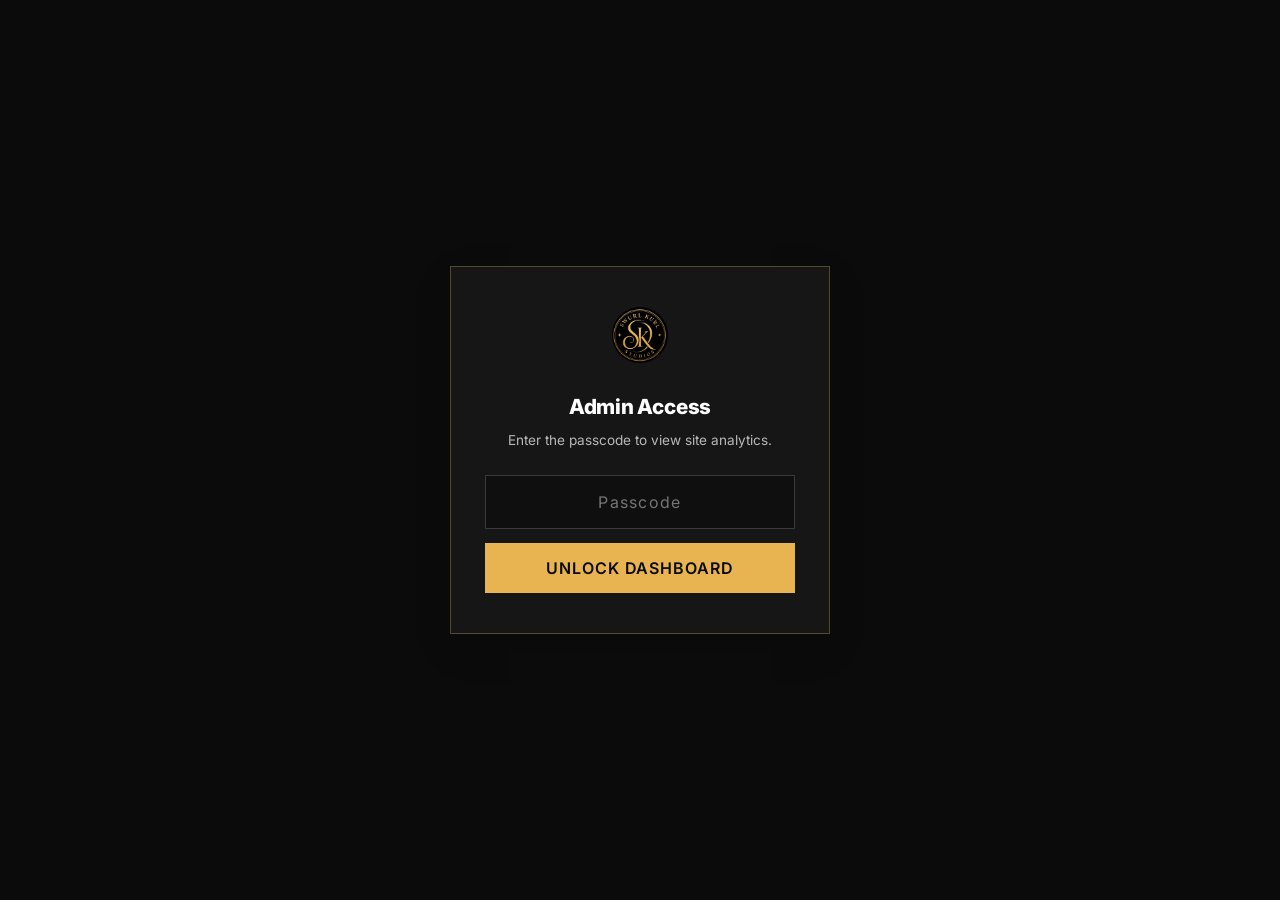
<file: admin.html>
<!DOCTYPE html>
<html lang="en">
<head>
  <meta charset="UTF-8" />
  <meta name="viewport" content="width=device-width, initial-scale=1.0" />
  <meta name="robots" content="noindex, nofollow" />

  <title>Admin | Swurl Kurl Studios</title>

  <link rel="preconnect" href="https://fonts.googleapis.com" />
  <link rel="preconnect" href="https://fonts.gstatic.com" crossorigin />
  <link
    href="https://fonts.googleapis.com/css2?family=Inter:wght@400;500;600;700;800&display=swap"
    rel="stylesheet"
  />

  <style>
    :root {
      --black: #0b0b0b;
      --near-black: #161616;
      --white: #ffffff;
      --warm-white: #f7f5f1;
      --gray: #6c6c6c;
      --light-gray: #e8e5df;
      --gold: #e8b351;
      --gold-deep: #a6730f;
      --max-width: 1100px;
      --shadow: 0 14px 38px rgba(0,0,0,.10);
    }

    * {
      box-sizing: border-box;
    }

    body {
      margin: 0;
      font-family: 'Inter', Arial, Helvetica, sans-serif;
      color: var(--black);
      background: var(--warm-white);
      line-height: 1.55;
    }

    .container {
      width: min(calc(100% - 40px), var(--max-width));
      margin: 0 auto;
    }

    a {
      color: inherit;
    }

    button,
    input {
      font: inherit;
    }

    /* ---------------------------
       GATE
    --------------------------- */

    .gate-screen {
      min-height: 100vh;
      display: flex;
      align-items: center;
      justify-content: center;
      background: var(--black);
      color: var(--white);
      padding: 20px;
    }

    .gate-card {
      width: 100%;
      max-width: 380px;
      padding: 40px 34px;
      background: var(--near-black);
      border: 1px solid rgba(184,149,79,.4);
      box-shadow: var(--shadow);
      text-align: center;
    }

    .gate-card img {
      height: 56px;
      width: auto;
      margin: 0 auto 22px;
    }

    .gate-card h1 {
      margin: 0 0 6px;
      font-size: 1.3rem;
      font-weight: 800;
      letter-spacing: -.01em;
    }

    .gate-card p {
      margin: 0 0 24px;
      font-size: .85rem;
      color: #b8b8b8;
    }

    .gate-card input {
      width: 100%;
      padding: 14px 14px;
      margin-bottom: 14px;
      border: 1px solid #3a3a3a;
      background: #0f0f0f;
      color: var(--white);
      outline: none;
      text-align: center;
      letter-spacing: .08em;
    }

    .gate-card input:focus {
      border-color: var(--gold);
    }

    .gate-card button {
      width: 100%;
      min-height: 50px;
      border: 1px solid var(--gold);
      background: var(--gold);
      color: var(--black);
      font-weight: 600;
      letter-spacing: .06em;
      text-transform: uppercase;
      cursor: pointer;
      transition: .2s ease;
    }

    .gate-card button:hover {
      filter: brightness(1.04);
    }

    .gate-card button:disabled {
      opacity: .6;
      cursor: default;
    }

    .gate-error {
      margin-top: 16px;
      font-size: .8rem;
      color: #ff8080;
      display: none;
    }

    .gate-error.visible {
      display: block;
    }

    /* ---------------------------
       DASHBOARD
    --------------------------- */

    .dashboard {
      display: none;
    }

    .dashboard.visible {
      display: block;
    }

    .admin-header {
      background: var(--black);
      color: var(--white);
      border-bottom: 1px solid rgba(184,149,79,.45);
      padding: 22px 0;
    }

    .admin-header .container {
      display: flex;
      align-items: center;
      justify-content: space-between;
      gap: 20px;
    }

    .admin-brand {
      display: flex;
      align-items: center;
      gap: 14px;
    }

    .admin-brand img {
      height: 40px;
      width: auto;
    }

    .admin-brand span {
      font-size: .78rem;
      font-weight: 600;
      text-transform: uppercase;
      letter-spacing: .08em;
      color: var(--gold);
    }

    .admin-actions {
      display: flex;
      align-items: center;
      gap: 14px;
    }

    .admin-actions button,
    .admin-actions a {
      background: transparent;
      border: 1px solid rgba(255,255,255,.3);
      color: var(--white);
      padding: 9px 16px;
      font-size: .75rem;
      font-weight: 600;
      text-transform: uppercase;
      letter-spacing: .05em;
      cursor: pointer;
      text-decoration: none;
    }

    .admin-actions button:hover,
    .admin-actions a:hover {
      border-color: var(--gold);
      color: var(--gold);
    }

    main.container {
      padding: 44px 0 70px;
    }

    .updated-line {
      margin-bottom: 30px;
      font-size: .78rem;
      color: var(--gray);
    }

    .stat-grid {
      display: grid;
      grid-template-columns: repeat(4, 1fr);
      gap: 16px;
      margin-bottom: 40px;
    }

    .stat-card {
      background: var(--white);
      border: 1px solid var(--light-gray);
      padding: 24px 22px;
    }

    .stat-label {
      font-size: .72rem;
      font-weight: 600;
      text-transform: uppercase;
      letter-spacing: .06em;
      color: var(--gray);
      margin-bottom: 10px;
    }

    .stat-value {
      font-size: 2.1rem;
      font-weight: 800;
      letter-spacing: -.02em;
    }

    .stat-value.gold {
      color: var(--gold-deep);
    }

    .stat-sub {
      margin-top: 6px;
      font-size: .74rem;
      color: var(--gray);
    }

    .panel-grid {
      display: grid;
      grid-template-columns: 1.3fr .9fr;
      gap: 18px;
      align-items: start;
    }

    .panel {
      background: var(--white);
      border: 1px solid var(--light-gray);
      padding: 26px 26px 22px;
    }

    .panel h2 {
      margin: 0 0 20px;
      font-size: .95rem;
      font-weight: 700;
      text-transform: uppercase;
      letter-spacing: .04em;
    }

    /* Trend bars: plain CSS, no chart library needed */
    .trend-row {
      display: grid;
      grid-template-columns: 90px 1fr 40px;
      align-items: center;
      gap: 10px;
      margin-bottom: 10px;
      font-size: .78rem;
    }

    .trend-date {
      color: var(--gray);
    }

    .trend-bars {
      display: flex;
      flex-direction: column;
      gap: 3px;
    }

    .trend-bar-track {
      height: 8px;
      background: var(--light-gray);
      position: relative;
      overflow: hidden;
    }

    .trend-bar-fill {
      display: block;          /* spans are inline by default, which hid the bars */
      height: 100%;
      background: var(--gray);
      transform-origin: left center;
      animation: barGrow .7s ease-out both;
    }

    @keyframes barGrow {
      from { transform: scaleX(0); }
      to   { transform: scaleX(1); }
    }

    @media (prefers-reduced-motion: reduce) {
      .trend-bar-fill, .source-bar-fill { animation: none; }
    }

    .trend-bar-fill.wa {
      background: var(--gold);
    }

    .trend-count {
      text-align: right;
      color: var(--black);
      font-weight: 600;
    }

    .trend-legend {
      display: flex;
      gap: 18px;
      margin-bottom: 18px;
      font-size: .74rem;
      color: var(--gray);
    }

    .trend-legend span {
      display: inline-flex;
      align-items: center;
      gap: 6px;
    }

    .legend-dot {
      width: 9px;
      height: 9px;
      display: inline-block;
      background: var(--gray);
    }

    .legend-dot.wa {
      background: var(--gold);
    }

    .source-row {
      display: grid;
      grid-template-columns: 1fr auto 70px;
      align-items: center;
      gap: 10px;
      padding: 10px 0;
      border-bottom: 1px solid var(--light-gray);
      font-size: .85rem;
    }

    .source-row:last-child {
      border-bottom: 0;
    }

    .source-name {
      text-transform: capitalize;
      font-weight: 500;
    }

    .source-count {
      font-weight: 700;
    }

    .source-bar-track {
      grid-column: 1 / -1;
      height: 6px;
      background: var(--light-gray);
      margin-top: -4px;
      margin-bottom: 4px;
    }

    .source-bar-fill {
      display: block;
      height: 100%;
      background: var(--gold);
      transform-origin: left center;
      animation: barGrow .7s ease-out both;
    }

    .source-item {
      padding: 12px 0 13px;
      border-bottom: 1px solid var(--light-gray);
    }

    .source-item:last-child { border-bottom: 0; }

    .source-head {
      display: flex;
      align-items: baseline;
      gap: 10px;
      font-size: .88rem;
    }

    .source-title { flex: 1; font-weight: 600; }
    .source-num { font-weight: 700; }
    .source-pct { width: 44px; text-align: right; color: var(--gray); font-size: .78rem; }

    .source-desc {
      margin: 3px 0 8px;
      color: var(--gray);
      font-size: .78rem;
      line-height: 1.4;
    }

    .source-item .source-bar-track {
      margin: 0;
      height: 8px;
    }

    .panel-intro {
      margin: -4px 0 14px;
      color: var(--gray);
      font-size: .8rem;
      line-height: 1.45;
    }

    .empty-note {
      color: var(--gray);
      font-size: .85rem;
    }

    .refresh-note {
      margin-top: 30px;
      font-size: .74rem;
      color: var(--gray);
      text-align: center;
    }

    @media (max-width: 900px) {
      .stat-grid {
        grid-template-columns: 1fr 1fr;
      }

      .panel-grid {
        grid-template-columns: 1fr;
      }
    }

    @media (max-width: 520px) {
      .stat-grid {
        grid-template-columns: 1fr;
      }

      .admin-header .container {
        flex-direction: column;
        align-items: flex-start;
        gap: 14px;
      }
    }
  </style>
</head>

<body>

  <!-- ==================================
       PASSCODE GATE
  =================================== -->
  <div class="gate-screen" id="gateScreen">
    <div class="gate-card">

      <img
        src="assets/swurl-kurl-studios-official-logo.png"
        alt="Swurl Kurl Studios"
      />

      <h1>Admin Access</h1>
      <p>Enter the passcode to view site analytics.</p>

      <form id="gateForm">
        <input
          type="password"
          id="passcodeInput"
          placeholder="Passcode"
          autocomplete="off"
          required
        />
        <button type="submit" id="gateSubmit">Unlock Dashboard</button>
      </form>

      <div class="gate-error" id="gateError">
        That passcode isn't correct. Try again.
      </div>

    </div>
  </div>


  <!-- ==================================
       DASHBOARD
  =================================== -->
  <div class="dashboard" id="dashboard">

    <header class="admin-header">
      <div class="container">

        <div class="admin-brand">
          <img
            src="assets/swurl-kurl-studios-official-logo.png"
            alt="Swurl Kurl Studios"
          />
          <span>Analytics</span>
        </div>

        <div class="admin-actions">
          <button type="button" id="refreshBtn">Refresh</button>
          <a href="index.html">View Site</a>
          <button type="button" id="lockBtn">Lock</button>
        </div>

      </div>
    </header>

    <main class="container">

      <div class="updated-line" id="updatedLine">Loading…</div>

      <div class="stat-grid">

        <div class="stat-card">
          <div class="stat-label">Total Site Visits</div>
          <div class="stat-value" id="statPageViews">—</div>
          <div class="stat-sub" id="statPageViews24h">last 24h: —</div>
        </div>

        <div class="stat-card">
          <div class="stat-label">Contact Button Clicks</div>
          <div class="stat-value gold" id="statWaClicks">—</div>
          <div class="stat-sub" id="statWaClicks24h">last 24h: —</div>
        </div>

        <div class="stat-card">
          <div class="stat-label">Visit → Contact Rate</div>
          <div class="stat-value" id="statConversion">—</div>
          <div class="stat-sub">of all visits click through</div>
        </div>

        <div class="stat-card">
          <div class="stat-label">Top Source</div>
          <div class="stat-value" id="statTopSource" style="font-size:1.4rem;">—</div>
          <div class="stat-sub" id="statTopSourceCount">—</div>
        </div>

      </div>

      <div class="panel-grid">

        <div class="panel">
          <h2>Last 30 Days</h2>

          <div class="trend-legend">
            <span><span class="legend-dot"></span> Site Visits</span>
            <span><span class="legend-dot wa"></span> Contact Clicks</span>
          </div>
          <p class="panel-intro" style="margin-top:-6px">Each row is one day. The two bars compare that day's site visits and contact clicks, and the numbers on the right read <b>visits / contact clicks</b>.</p>

          <div id="trendList">
            <p class="empty-note">No data yet.</p>
          </div>
        </div>

        <div class="panel">
          <h2>Contact Clicks By Button</h2>
          <p class="panel-intro">Every “Request a Consultation” button on the site reports where it was tapped. This shows which spots on the page are actually getting people to reach out. The bar shows each button's share of all contact clicks.</p>

          <div id="sourceList">
            <p class="empty-note">No data yet.</p>
          </div>
        </div>

      </div>

      <div class="refresh-note">
        Pulls live from the site's analytics table. Refresh anytime to see the latest numbers.
      </div>

    </main>

  </div>


  <script>
    /*
      Admin dashboard for the Swurl Kurl SMP landing page.

      Passcode is checked server-side by the smp-admin-stats Supabase
      Edge Function -- this page never has read access to the raw
      analytics table itself, only whatever that function returns to a
      correct passcode. The passcode is cached in sessionStorage only
      (cleared when the tab closes) so a refresh doesn't force
      re-entry, but it's never written to localStorage or a cookie.
    */

    const SUPABASE_URL = "https://cjixvpcoivfipmgmvomi.supabase.co";
    const SUPABASE_ANON_KEY = "sb_publishable_r9lGmmPly-_NzXnM0pOUSA_X_7V1pJh";
    const SESSION_KEY = "smp_admin_passcode";

    const gateScreen = document.getElementById("gateScreen");
    const gateForm = document.getElementById("gateForm");
    const passcodeInput = document.getElementById("passcodeInput");
    const gateSubmit = document.getElementById("gateSubmit");
    const gateError = document.getElementById("gateError");
    const dashboard = document.getElementById("dashboard");

    function getCachedPasscode() {
      try {
        return sessionStorage.getItem(SESSION_KEY) || "";
      } catch (e) {
        return "";
      }
    }

    function setCachedPasscode(value) {
      try {
        sessionStorage.setItem(SESSION_KEY, value);
      } catch (e) {
        // Private browsing / blocked storage -- fine, just re-ask next time.
      }
    }

    function clearCachedPasscode() {
      try {
        sessionStorage.removeItem(SESSION_KEY);
      } catch (e) {
        // no-op
      }
    }

    async function fetchStats(passcode) {
      const res = await fetch(
        SUPABASE_URL + "/functions/v1/smp-admin-stats",
        {
          method: "GET",
          headers: {
            "x-admin-key": passcode,
            "apikey": SUPABASE_ANON_KEY,
            "Authorization": "Bearer " + SUPABASE_ANON_KEY,
          },
        }
      );

      if (res.status === 401) {
        throw new Error("unauthorized");
      }

      if (!res.ok) {
        throw new Error("server_error");
      }

      return res.json();
    }

    // Plain-English names for each button's tag (the tag is set in index.html as data-open-contact)
    var SOURCE_INFO = {
      nav:         ["Top menu button", "The gold “Request a Consultation” button in the header at the very top. It stays on screen as people scroll, so it is always one tap away, which is why it usually gets the most clicks."],
      menu:        ["Phone menu button", "The consultation button inside the slide-out menu on phones (after tapping the menu icon)."],
      sticky_bar:  ["Bottom bar (phones)", "The button pinned to the bottom of the screen on phones while scrolling."],
      hero:        ["Top of page (first screen)", "The first button visitors see, right under the headline and The Comeback offer."],
      results:     ["Under the results photos", "The button right after the before-and-after results."],
      objection:   ["“Will it look natural?” section", "The button at the end of the section that answers the biggest worry, whether SMP will look natural. A click here means that answer won people over."],
      authority:   ["Meet Terrence section", "The button after Terrence's 30 years of experience and approach."],
      process:     ["What Happens Next section", "The button after the step-by-step explanation of the process."],
      investment:  ["Cost explainer card", "The button on The Comeback pricing card in “What Shapes The Cost Of SMP”."],
      services:    ["“Reserve Your Comeback” link", "The text link in the Reserve Your Comeback section, for people with questions first."],
      offer_band:  ["Bottom offer banner", "The big button in the “Ready To Make Your Move?” banner near the end of the page."],
      scheduler:   ["Date and time picker (older)", "From an earlier version of the page that had a pick-a-date scheduler. That button is no longer on the site, so these are past clicks only."],
      unlabeled:   ["Unlabeled button", "A consultation button that did not report where it lives."],
      training_learn: ["Training: “Learn SMP” button", "People who tapped “I Want To Learn How To SMP” (the student side, not clients)."]
    };

    function formatSourceLabel(key) {
      var info = SOURCE_INFO[key];
      if (info) return info[0];
      return String(key).replace(/_/g, " ").replace(/\b\w/g, function (c) { return c.toUpperCase(); });
    }

    function sourceDescription(key) {
      var info = SOURCE_INFO[key];
      return info ? info[1] : "";
    }

    function esc(t) {
      return String(t).replace(/[&<>"']/g, function (c) {
        return { "&": "&amp;", "<": "&lt;", ">": "&gt;", '"': "&quot;", "'": "&#39;" }[c];
      });
    }

    function renderStats(data) {
      document.getElementById("statPageViews").textContent =
        data.totalPageViews.toLocaleString();
      document.getElementById("statPageViews24h").textContent =
        "last 24h: " + data.last24h.page_view.toLocaleString();

      document.getElementById("statWaClicks").textContent =
        data.totalWhatsappClicks.toLocaleString();
      document.getElementById("statWaClicks24h").textContent =
        "last 24h: " + data.last24h.whatsapp_click.toLocaleString();

      document.getElementById("statConversion").textContent =
        data.conversionRate + "%";

      const sourceEntries = Object.entries(data.bySource || {}).sort(
        (a, b) => b[1] - a[1]
      );

      if (sourceEntries.length > 0) {
        document.getElementById("statTopSource").textContent =
          formatSourceLabel(sourceEntries[0][0]);
        document.getElementById("statTopSourceCount").textContent =
          sourceEntries[0][1].toLocaleString() + " clicks";
      } else {
        document.getElementById("statTopSource").textContent = "—";
        document.getElementById("statTopSourceCount").textContent =
          "no clicks yet";
      }

      // By-source breakdown panel
      const sourceList = document.getElementById("sourceList");
      if (sourceEntries.length === 0) {
        sourceList.innerHTML = '<p class="empty-note">No contact clicks logged yet.</p>';
      } else {
        const totalClicks = sourceEntries.reduce(function (sum, e) { return sum + e[1]; }, 0);
        sourceList.innerHTML = sourceEntries
          .map(function ([source, count]) {
            const share = totalClicks > 0 ? count / totalClicks : 0;
            const barPct = count > 0 ? Math.max(3, Math.round(share * 100)) : 0;
            const desc = sourceDescription(source);
            return (
              '<div class="source-item">' +
              '<div class="source-head">' +
              '<span class="source-title">' + esc(formatSourceLabel(source)) + '</span>' +
              '<span class="source-num">' + count.toLocaleString() + '</span>' +
              '<span class="source-pct">' + Math.round(share * 100) + '%</span>' +
              '</div>' +
              (desc ? '<p class="source-desc">' + esc(desc) + '</p>' : '') +
              '<div class="source-bar-track"><span class="source-bar-fill" style="width:' + barPct + '%;"></span></div>' +
              '</div>'
            );
          })
          .join("");
      }

      // Daily trend panel
      const trendList = document.getElementById("trendList");
      const series = data.dailySeries || [];

      if (series.length === 0) {
        trendList.innerHTML = '<p class="empty-note">No visits logged yet.</p>';
      } else {
        const maxDaily = series.reduce(function (max, day) {
          return Math.max(max, day.page_view, day.whatsapp_click);
        }, 1);

        trendList.innerHTML = series
          .slice()
          .reverse()
          .map(function (day) {
            const label = new Date(day.date + "T00:00:00").toLocaleDateString(
              "en-US",
              { month: "short", day: "numeric" }
            );
            const pvPct = day.page_view > 0 ? Math.max(2, Math.round((day.page_view / maxDaily) * 100)) : 0;
            const waPct = day.whatsapp_click > 0 ? Math.max(2, Math.round((day.whatsapp_click / maxDaily) * 100)) : 0;

            return (
              '<div class="trend-row">' +
              '<span class="trend-date">' + label + '</span>' +
              '<span class="trend-bars">' +
              '<span class="trend-bar-track" title="' + day.page_view + ' site visits"><span class="trend-bar-fill" style="width:' + pvPct + '%;"></span></span>' +
              '<span class="trend-bar-track" title="' + day.whatsapp_click + ' contact clicks"><span class="trend-bar-fill wa" style="width:' + waPct + '%;"></span></span>' +
              '</span>' +
              '<span class="trend-count">' + day.page_view + ' / ' + day.whatsapp_click + '</span>' +
              '</div>'
            );
          })
          .join("");
      }

      document.getElementById("updatedLine").textContent =
        "Updated " + new Date(data.generatedAt).toLocaleString();
    }

    async function loadDashboard(passcode) {
      gateSubmit.disabled = true;
      gateSubmit.textContent = "Checking…";
      gateError.classList.remove("visible");

      try {
        const data = await fetchStats(passcode);
        setCachedPasscode(passcode);
        renderStats(data);
        gateScreen.style.display = "none";
        dashboard.classList.add("visible");
      } catch (err) {
        clearCachedPasscode();
        gateError.textContent =
          err.message === "unauthorized"
            ? "That passcode isn't correct. Try again."
            : "Couldn't load analytics right now. Try again in a moment.";
        gateError.classList.add("visible");
      } finally {
        gateSubmit.disabled = false;
        gateSubmit.textContent = "Unlock Dashboard";
      }
    }

    gateForm.addEventListener("submit", function (event) {
      event.preventDefault();
      const value = passcodeInput.value.trim();
      if (value) {
        loadDashboard(value);
      }
    });

    document.getElementById("refreshBtn").addEventListener("click", function () {
      const passcode = getCachedPasscode();
      if (passcode) {
        loadDashboard(passcode);
      }
    });

    document.getElementById("lockBtn").addEventListener("click", function () {
      clearCachedPasscode();
      dashboard.classList.remove("visible");
      gateScreen.style.display = "flex";
      passcodeInput.value = "";
      passcodeInput.focus();
    });

    // If a passcode is already cached for this tab session, skip the
    // gate and load straight into the dashboard.
    const cached = getCachedPasscode();
    if (cached) {
      loadDashboard(cached);
    }
  </script>

</body>
</html>
</file>
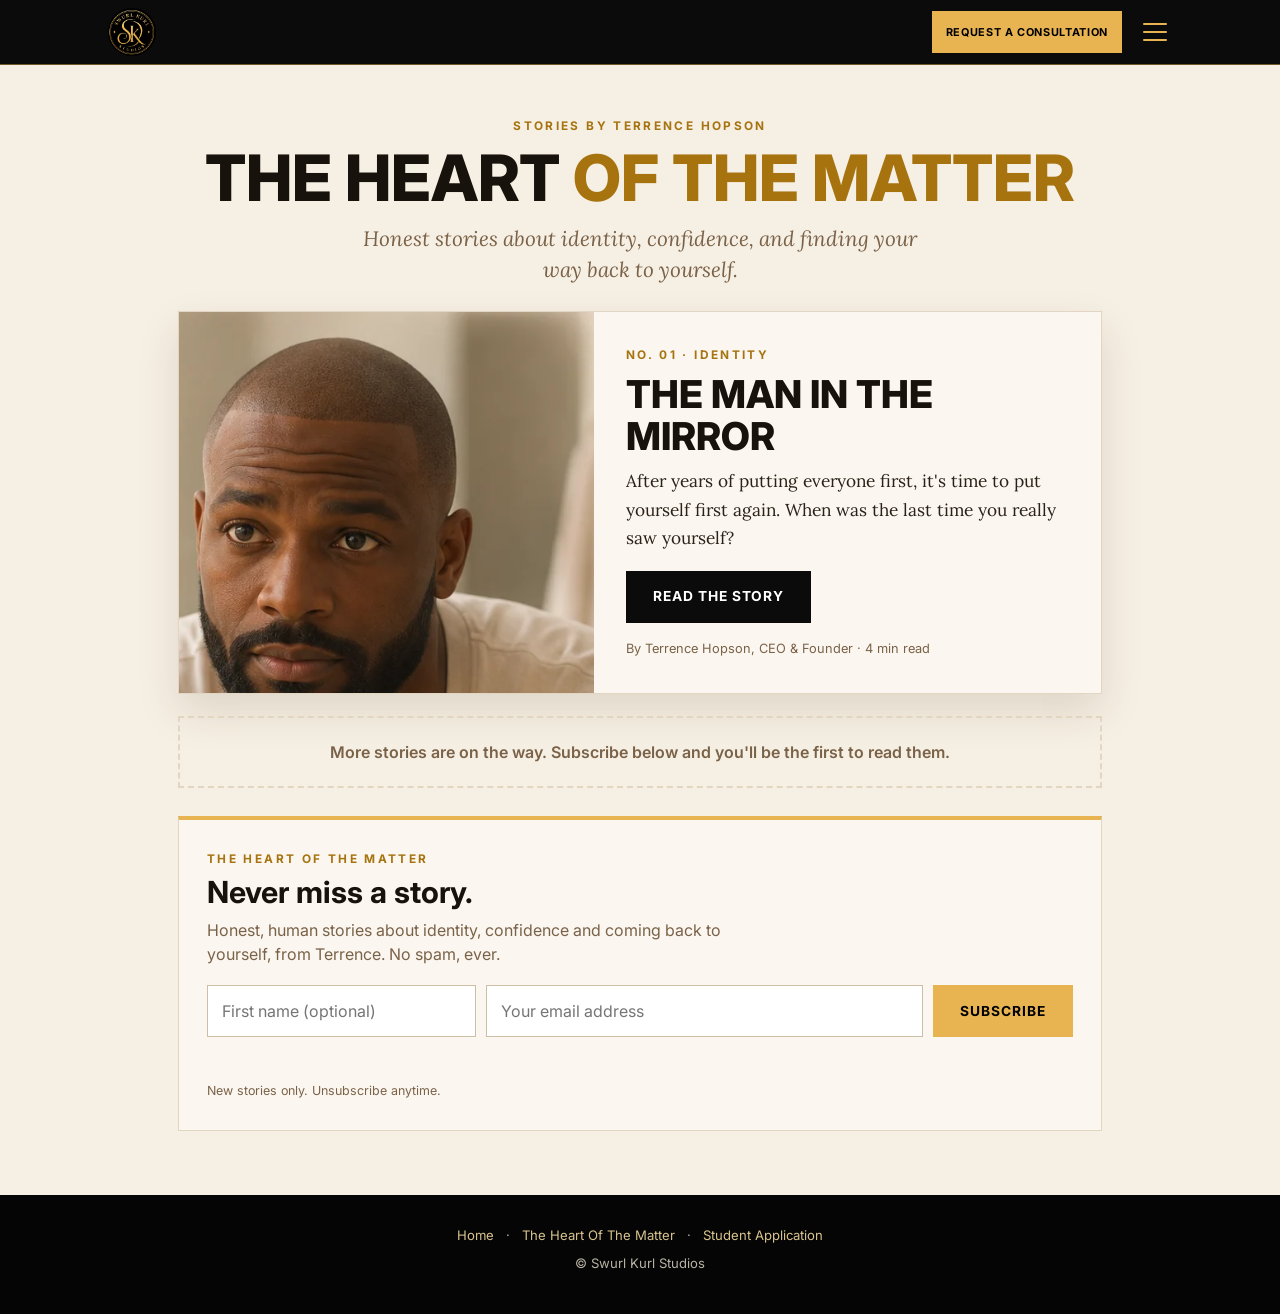
<file: heart-of-the-matter.html>
<!DOCTYPE html>
<html lang="en">
<head>
  <meta charset="UTF-8" />
  <meta name="viewport" content="width=device-width, initial-scale=1.0" />
  <title>The Heart of the Matter | Stories From Terrence Hopson | Swurl Kurl Studios</title>
  <meta name="description" content="Honest stories about identity, confidence and coming back to yourself, from Terrence Hopson, CEO &amp; Founder of Swurl Kurl Studios." />
  <link rel="canonical" href="https://swurl-kurl.onrender.com/heart-of-the-matter.html" />
  <meta property="og:type" content="website" />
  <meta property="og:site_name" content="Swurl Kurl Studios" />
  <meta property="og:title" content="The Heart of the Matter | Stories From Terrence Hopson | Swurl Kurl Studios" />
  <meta property="og:description" content="Honest stories about identity, confidence and coming back to yourself, from Terrence Hopson, CEO &amp; Founder of Swurl Kurl Studios." />
  <meta property="og:url" content="https://swurl-kurl.onrender.com/heart-of-the-matter.html" />
  <meta property="og:image" content="https://swurl-kurl.onrender.com/assets/blog-og.jpg" />
  <meta name="twitter:card" content="summary_large_image" />
  <link rel="icon" href="img/favicon.png" />
  <link rel="preconnect" href="https://fonts.googleapis.com" />
  <link rel="preconnect" href="https://fonts.gstatic.com" crossorigin />
  <link href="https://fonts.googleapis.com/css2?family=Inter:wght@400;500;600;700;800&family=Lora:ital,wght@0,400;0,500;0,600;1,400;1,500&display=swap" rel="stylesheet" />
  <link rel="stylesheet" href="assets/blog.css" />
</head>
<body>
  <header class="site-header">
    <div class="nav">
      <a href="index.html" aria-label="Swurl Kurl Studios home"><img src="assets/swurl-kurl-studios-official-logo.png" alt="Swurl Kurl Studios" width="48" height="48"></a>
      <div class="nav-right">
        <a class="navbtn" href="index.html#consultation">Request a Consultation</a>
        <button type="button" class="nav-toggle" id="navToggle" aria-expanded="false" aria-controls="mobileMenu" aria-label="Open menu"><span class="bars" aria-hidden="true"><i></i><i></i><i></i></span></button>
      </div>
    </div>
  </header>
  <div class="mmenu" id="mobileMenu" role="dialog" aria-modal="true" aria-label="Site menu">
    <div class="mmenu-inner">
      <p class="mmenu-label">Menu</p>
      <a class="ml" href="index.html">Home</a>
      <a class="ml" href="index.html#results">Results</a>
      <a class="ml" href="index.html#about">About Terrence</a>
      <a class="ml" href="index.html#services">The Offer</a>
      <a class="ml" href="index.html#process">How It Works</a>
      <a class="ml" href="index.html#faq">FAQ</a>
      <a class="ml" href="heart-of-the-matter.html" aria-current="true"><span>The Heart Of The Matter<small>Stories from Terrence</small></span></a>
      <a class="ml" href="learn.html"><span>Student Application<small>For barbers and beauty pros</small></span></a>
      <div class="mmenu-cta">
        <a href="index.html#consultation">Request a Consultation</a>
        <p>Terrence will call or text you back personally.</p>
      </div>
    </div>
  </div>

  <main>
    <section class="page-title wrap">
      <span class="eyebrow">Stories by Terrence Hopson</span>
      <h1>The Heart <span>Of The Matter</span></h1>
      <p>Honest stories about identity, confidence, and finding your way back to yourself.</p>
    </section>

    <div class="wrap" style="max-width:960px">
      <a class="post-card" href="the-man-in-the-mirror.html" aria-label="Read No. 01: The Man in the Mirror">
        <div class="pc-img"><img src="assets/blog-banner.webp" width="682" height="500" alt="A man looks at his reflection in a mirror." /></div>
        <div class="pc-body">
          <span class="eyebrow">No. 01 &middot; Identity</span>
          <h2>The Man In The Mirror</h2>
          <p>After years of putting everyone first, it's time to put yourself first again. When was the last time you really saw yourself?</p>
          <span><span class="btn dark" style="pointer-events:none">Read The Story</span></span>
          <div class="meta">By Terrence Hopson, CEO &amp; Founder &middot; 4 min read</div>
        </div>
      </a>
    </div>

    <div class="soon"><div>More stories are on the way. Subscribe below and you'll be the first to read them.</div></div>

  <section class="subscribe" id="subscribe" aria-labelledby="subH-blog-index">
    <div class="sub-box">
      <span class="eyebrow">The Heart Of The Matter</span>
      <h3 id="subH-blog-index">Never miss a story.</h3>
      <p class="copy">Honest, human stories about identity, confidence and coming back to yourself, from Terrence. No spam, ever.</p>
      <form class="subform" data-source="blog-index" novalidate>
        <label class="sr" style="position:absolute;left:-9999px" for="n-blog-index">First name (optional)</label>
        <input id="n-blog-index" name="name" type="text" autocomplete="given-name" maxlength="60" placeholder="First name (optional)" />
        <label class="sr" style="position:absolute;left:-9999px" for="e-blog-index">Email address</label>
        <input id="e-blog-index" name="email" type="email" inputmode="email" autocomplete="email" maxlength="120" placeholder="Your email address" required />
        <div class="hp" aria-hidden="true"><input name="website" tabindex="-1" autocomplete="off" /></div>
        <button class="btn" type="submit">Subscribe</button>
      </form>
      <p class="sub-msg" role="status" aria-live="polite"></p>
      <p class="fine">New stories only. Unsubscribe anytime.</p>
      <div class="sub-done" role="status">
        <b data-who>You're in.</b>
        <p style="margin:0 0 14px;color:#5a4a36">Watch your inbox for the next story. Know a man who needs this one? Send it his way.</p>
        <button type="button" class="btn ghost" data-share>Share this story</button>
      </div>
    </div>
  </section>
  </main>

  <footer class="sitefoot">
    <div class="wrap">
      <a href="index.html">Home</a> &middot; <a href="heart-of-the-matter.html">The Heart Of The Matter</a> &middot; <a href="learn.html">Student Application</a>
      <p>&copy; Swurl Kurl Studios</p>
    </div>
  </footer>
  <script src="assets/blog.js"></script>
  <script src="assets/site.js" defer></script>
</body>
</html>
</file>
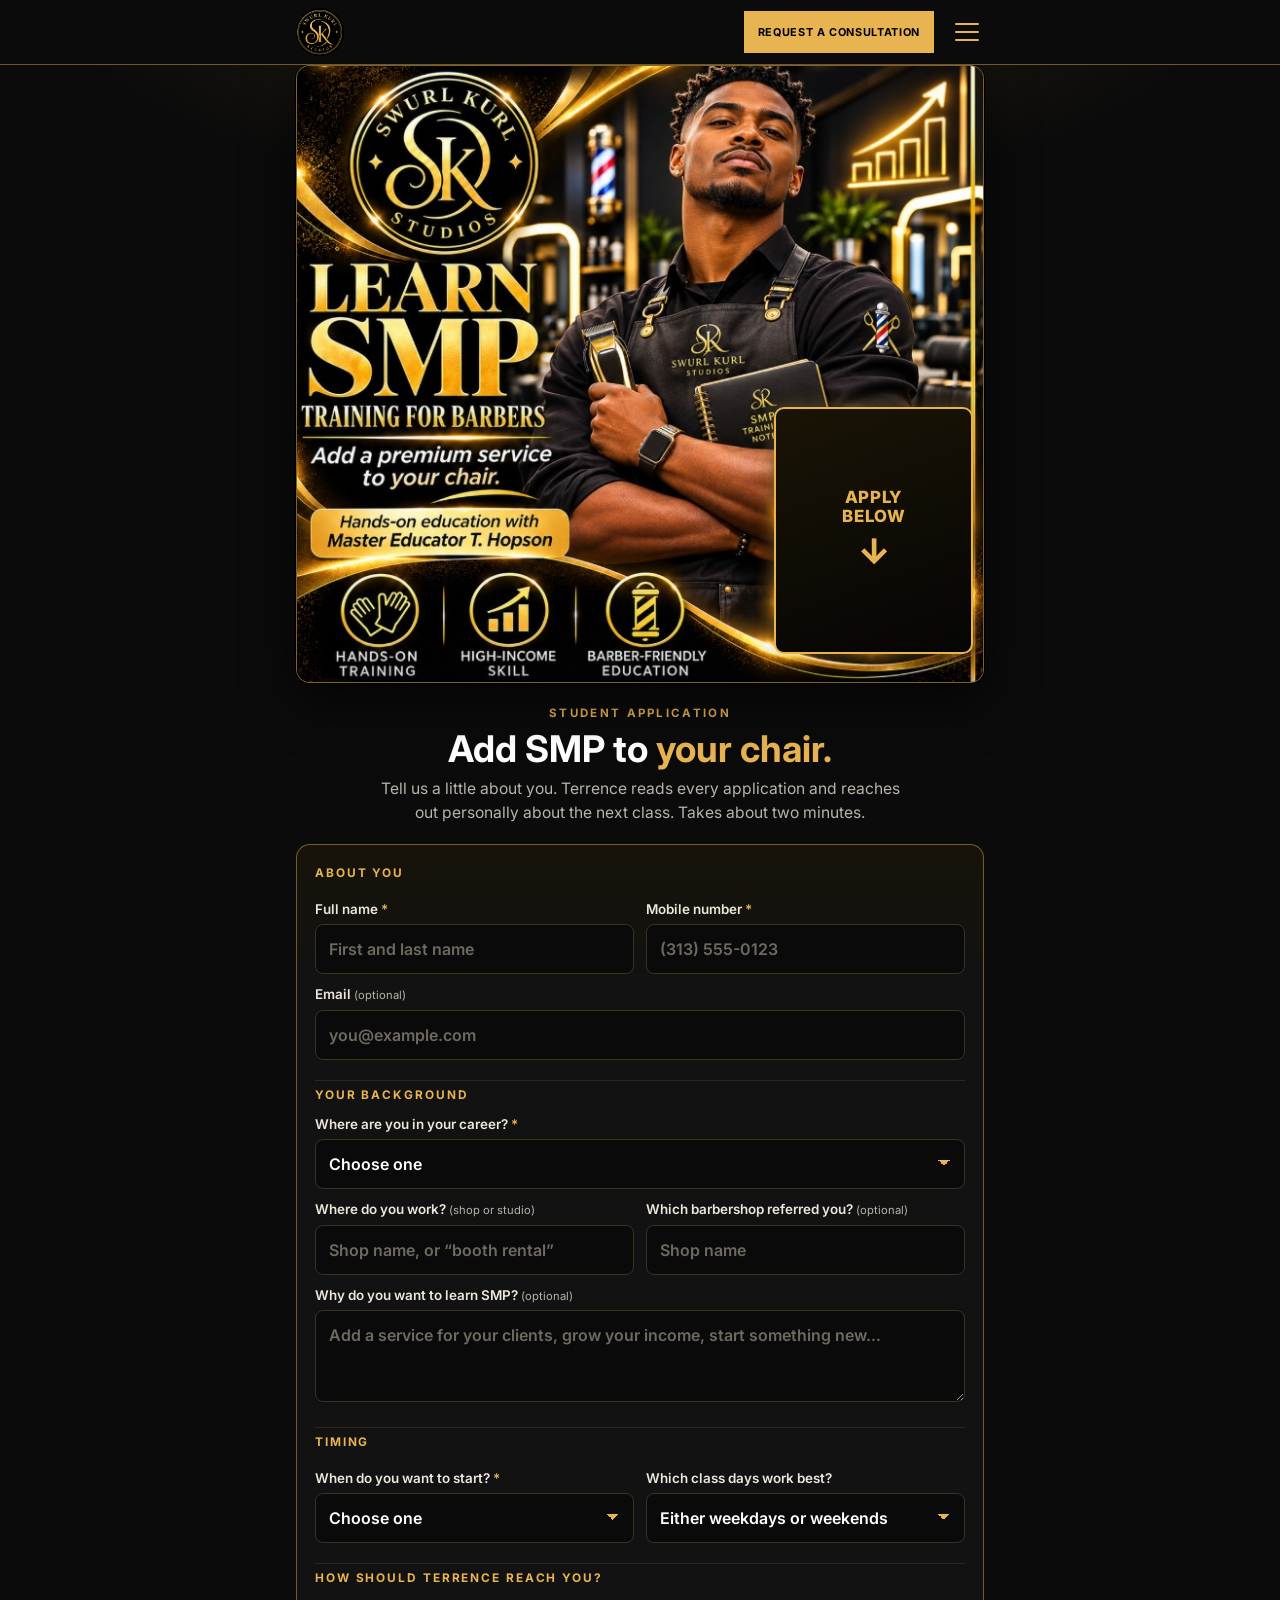
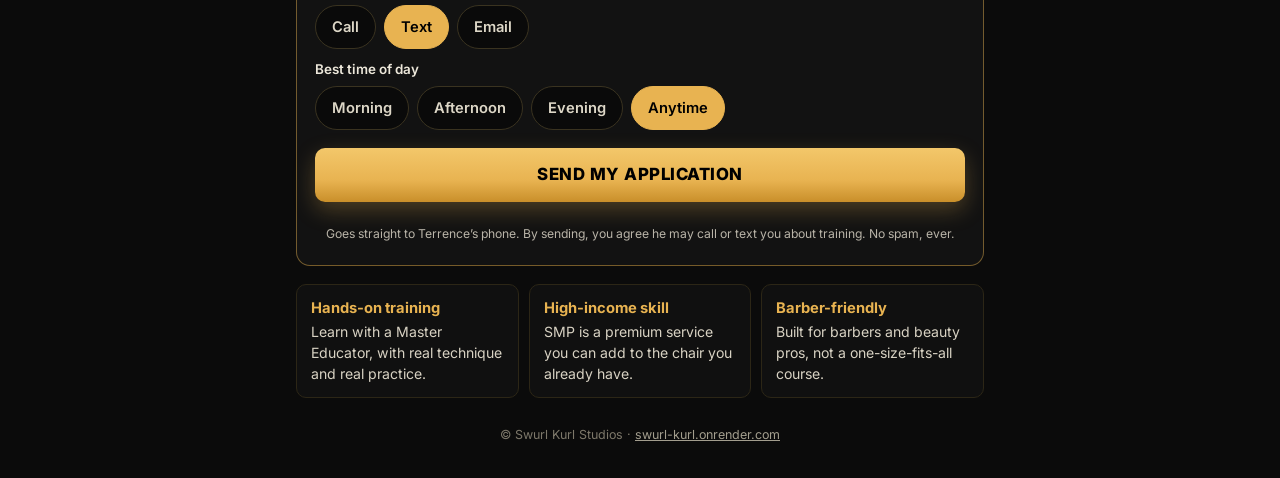
<file: learn.html>
<!DOCTYPE html>
<html lang="en">
<head>
  <meta charset="UTF-8" />
  <meta name="viewport" content="width=device-width, initial-scale=1.0" />
  <title>Learn SMP | Training For Barbers | Swurl Kurl Studios</title>
  <meta name="description" content="Add scalp micropigmentation to your chair. Hands-on SMP training for barbers and beauty pros with Master Educator T. Hopson. Apply here." />
  <meta property="og:title" content="Learn SMP | Training For Barbers" />
  <meta property="og:description" content="Hands-on SMP education with Master Educator T. Hopson. Apply for the next class." />
  <meta property="og:image" content="https://swurl-kurl.onrender.com/assets/learn-flyer.jpg" />
  <link rel="icon" href="img/favicon.png" />
  <link rel="preconnect" href="https://fonts.googleapis.com" />
  <link rel="preconnect" href="https://fonts.gstatic.com" crossorigin />
  <link href="https://fonts.googleapis.com/css2?family=Inter:wght@400;500;600;700;800&display=swap" rel="stylesheet" />
  <style>
    :root{--black:#0b0b0b;--ink:#161616;--panel:#121212;--line:#2c2616;--white:#fff;--gold:#e8b351;--gold-deep:#a6730f;--muted:#b9b4a8;--red:#ff8a7a}
    *{box-sizing:border-box}
    html{-webkit-text-size-adjust:100%}
    body{margin:0;background:var(--black);color:var(--white);font-family:'Inter',Arial,Helvetica,sans-serif;line-height:1.5;
      background-image:radial-gradient(900px 420px at 50% -80px,rgba(232,179,81,.16),transparent 70%)}
    a{color:var(--gold)}
    .wrap{max-width:720px;margin:0 auto;padding:0 16px}
    
    /* header + hamburger menu (same menu as the main site) */
    html.menu-open{overflow:hidden}
    .site-header{position:sticky;top:0;z-index:100;background:#0b0b0b;border-bottom:1px solid rgba(232,179,81,.45)}
    .nav{display:flex;align-items:center;justify-content:space-between;min-height:64px;max-width:720px;margin:0 auto;padding:0 16px}
    .nav img{height:48px;width:auto;display:block}
    .nav-right{display:flex;align-items:center;gap:10px}
    .nav-toggle{width:46px;height:46px;margin-right:-6px;padding:0;border:0;background:transparent;cursor:pointer;display:inline-flex;align-items:center;justify-content:center;-webkit-tap-highlight-color:transparent}
    .nav-toggle:focus-visible{outline:2px solid var(--gold);outline-offset:2px;border-radius:6px}
    .nav-toggle .bars{position:relative;width:24px;height:18px;display:block}
    .nav-toggle .bars i{position:absolute;left:0;width:100%;height:2px;border-radius:2px;background:var(--gold);transition:transform .25s ease,opacity .2s ease,top .25s ease}
    .nav-toggle .bars i:nth-child(1){top:0}.nav-toggle .bars i:nth-child(2){top:8px}.nav-toggle .bars i:nth-child(3){top:16px}
    .nav-toggle[aria-expanded="true"] .bars i:nth-child(1){top:8px;transform:rotate(45deg)}
    .nav-toggle[aria-expanded="true"] .bars i:nth-child(2){opacity:0}
    .nav-toggle[aria-expanded="true"] .bars i:nth-child(3){top:8px;transform:rotate(-45deg)}
    .navbtn{display:inline-flex;align-items:center;justify-content:center;min-height:42px;padding:10px 14px;background:var(--gold);color:#000;border:0;font-size:.68rem;font-weight:700;letter-spacing:.06em;text-transform:uppercase;text-decoration:none}
    .mmenu{position:fixed;inset:0;z-index:99;display:flex;flex-direction:column;padding:84px 24px calc(24px + env(safe-area-inset-bottom));background:radial-gradient(700px 360px at 50% -60px,rgba(232,179,81,.18),transparent 70%),#080808;overflow-y:auto;overscroll-behavior:contain;opacity:0;visibility:hidden;transform:translateY(-10px);transition:opacity .22s ease,transform .22s ease,visibility 0s linear .22s}
    .mmenu.open{opacity:1;visibility:visible;transform:none;transition-delay:0s}
    .mmenu-inner{width:100%;max-width:520px;margin:0 auto;display:flex;flex-direction:column;flex:1}
    .mmenu-label{margin:0 0 6px;color:var(--gold);font-size:.72rem;font-weight:700;letter-spacing:.2em;text-transform:uppercase}
    .mmenu a.ml{display:flex;align-items:center;justify-content:space-between;gap:12px;padding:17px 2px;min-height:58px;color:#fff;text-decoration:none;font-size:1.28rem;font-weight:600;border-bottom:1px solid rgba(232,179,81,.22)}
    .mmenu a.ml::after{content:"\203A";color:rgba(232,179,81,.7);font-size:1.5rem;line-height:1}
    .mmenu a.ml[aria-current="true"]{color:var(--gold)}
    .mmenu a.ml[aria-current="true"]::after{content:"";width:9px;height:9px;border-radius:50%;background:var(--gold)}
    .mmenu a.ml small{display:block;margin-top:2px;font-size:.8rem;font-weight:500;color:#9d988b}
    .mmenu a.ml:focus-visible{outline:2px solid var(--gold);outline-offset:-2px}
    .mmenu-cta{margin-top:auto;padding-top:26px}
    .mmenu-cta a{display:flex;align-items:center;justify-content:center;width:100%;min-height:58px;background:var(--gold);color:#000;font-weight:700;letter-spacing:.06em;text-transform:uppercase;text-decoration:none;font-size:.92rem}
    .mmenu-cta p{margin:12px 0 0;text-align:center;color:#8e8a7e;font-size:.8rem}
    @media (prefers-reduced-motion:reduce){.mmenu,.nav-toggle .bars i{transition:none}}
    .bar{display:flex;justify-content:space-between;align-items:center;padding:14px 0}
    .bar a{color:var(--muted);font-size:.82rem;text-decoration:none;font-weight:600}
    .bar a:hover{color:var(--gold)}
    .bar img{height:30px;width:auto;display:block}

    /* flyer */
    .flyer{position:relative;border:1px solid rgba(232,179,81,.55);border-radius:14px;overflow:hidden;box-shadow:0 18px 50px rgba(0,0,0,.6),0 0 0 1px #000;background:#000}
    .flyer img{display:block;width:100%;height:auto}
    .flyer .apply{position:absolute;left:69.6%;top:55.4%;width:29%;height:40%;
      background:linear-gradient(160deg,#1a1405,#050505);border:2px solid var(--gold);border-radius:10px;
      display:flex;flex-direction:column;align-items:center;justify-content:center;text-align:center;
      color:var(--gold);font-weight:800;text-transform:uppercase;letter-spacing:.04em;line-height:1.15;
      font-size:clamp(.6rem,2.6vw,1.05rem);padding:4px;text-decoration:none;box-shadow:0 0 18px rgba(232,179,81,.35)}
    .flyer .apply span{display:block;font-size:2.1em;margin-top:.15em;animation:nudge 1.6s ease-in-out infinite}
    @keyframes nudge{50%{transform:translateY(4px)}}
    @media (prefers-reduced-motion:reduce){.flyer .apply span{animation:none}}

    /* intro + form */
    .intro{text-align:center;margin:22px 0 6px}
    .eyebrow{color:var(--gold);font-size:.72rem;letter-spacing:.2em;text-transform:uppercase;font-weight:700}
    h1{margin:6px 0 8px;font-size:clamp(1.65rem,6vw,2.3rem);line-height:1.12}
    h1 em{font-style:normal;color:var(--gold)}
    .intro p{margin:0 auto;max-width:520px;color:var(--muted);font-size:.98rem}
    .form{margin:20px 0 10px;background:linear-gradient(180deg,#171309,var(--panel) 120px);border:1px solid rgba(232,179,81,.45);border-radius:14px;padding:20px 18px 22px}
    .sec{margin:0 0 6px;padding-top:6px;color:var(--gold);font-size:.74rem;letter-spacing:.16em;text-transform:uppercase;font-weight:700;border-top:1px solid var(--line)}
    .sec:first-of-type{border-top:0;padding-top:0}
    .row{display:grid;grid-template-columns:1fr 1fr;gap:12px}
    @media (max-width:560px){.row{grid-template-columns:1fr}}
    label.f{display:block;margin:10px 0 0;font-size:.84rem;font-weight:600;color:#ece7da}
    label.f small{font-weight:400;color:var(--muted)}
    input,select,textarea{width:100%;margin-top:5px;background:#0a0a0a;color:var(--white);border:1px solid #3a3320;border-radius:8px;padding:12px 13px;font:inherit;font-size:1rem;min-height:46px}
    textarea{min-height:92px;resize:vertical}
    select{appearance:none;background-image:linear-gradient(45deg,transparent 50%,var(--gold) 50%),linear-gradient(135deg,var(--gold) 50%,transparent 50%);background-position:calc(100% - 20px) 20px,calc(100% - 14px) 20px;background-size:6px 6px;background-repeat:no-repeat;padding-right:36px}
    input:focus,select:focus,textarea:focus{outline:2px solid var(--gold);outline-offset:1px;border-color:var(--gold)}
    ::placeholder{color:#6e6a5e}
    .req{color:var(--gold)}
    fieldset{border:0;margin:10px 0 0;padding:0}
    legend{font-size:.84rem;font-weight:600;padding:0;color:#ece7da}
    .pills{display:flex;flex-wrap:wrap;gap:8px;margin-top:7px}
    .pills input{position:absolute;opacity:0;width:1px;height:1px;min-height:0;margin:0}
    .pills label{cursor:pointer}
    .pills span{display:inline-block;padding:10px 16px;border:1px solid #3a3320;border-radius:999px;font-size:.92rem;font-weight:600;color:#ddd7c7;background:#0a0a0a}
    .pills input:checked+span{background:var(--gold);color:#000;border-color:var(--gold)}
    .pills input:focus-visible+span{outline:2px solid #fff;outline-offset:2px}
    .go{width:100%;margin-top:18px;min-height:54px;border:0;border-radius:10px;cursor:pointer;font:inherit;font-weight:800;font-size:1.05rem;letter-spacing:.03em;text-transform:uppercase;color:#000;background:linear-gradient(180deg,#f3c76a,var(--gold) 60%,#c98f2a);box-shadow:0 8px 22px rgba(232,179,81,.28)}
    .go:disabled{opacity:.6;cursor:wait}
    .fine{margin:10px 2px 0;color:var(--muted);font-size:.76rem;text-align:center}
    .msg{margin-top:12px;color:var(--red);font-weight:600;font-size:.92rem;min-height:1px}
    .hp{position:absolute;left:-9999px;width:1px;height:1px;overflow:hidden}
    .done{text-align:center;padding:18px 6px 8px}
    .done .tick{width:62px;height:62px;border-radius:50%;margin:0 auto 12px;display:flex;align-items:center;justify-content:center;font-size:2rem;color:#000;background:var(--gold)}
    .done h2{margin:0 0 8px;font-size:1.5rem}
    .done p{margin:0 auto 10px;max-width:440px;color:#d8d2c3}
    .code{display:inline-block;margin:4px 0 14px;padding:6px 14px;border:1px dashed var(--gold);border-radius:8px;color:var(--gold);font-weight:800;letter-spacing:.08em}
    .btn2{display:inline-block;margin-top:6px;padding:12px 20px;border:1px solid var(--gold);border-radius:10px;color:var(--gold);text-decoration:none;font-weight:700}
    .why{display:grid;grid-template-columns:repeat(3,1fr);gap:10px;margin:18px 0 6px}
    @media (max-width:560px){.why{grid-template-columns:1fr}}
    .why div{border:1px solid var(--line);border-radius:10px;padding:12px 14px;background:#101010;font-size:.88rem;color:#d8d2c3}
    .why b{display:block;color:var(--gold);margin-bottom:2px;font-size:.92rem}
    footer{padding:22px 0 34px;text-align:center;color:#7d786a;font-size:.78rem}
    footer a{color:#a39e8e}
  </style>
</head>
<body>
<header class="site-header">
    <div class="nav">
      <a href="index.html" aria-label="Swurl Kurl Studios home"><img src="assets/swurl-kurl-studios-official-logo.png" alt="Swurl Kurl Studios" width="48" height="48"></a>
      <div class="nav-right">
        <a class="navbtn" href="index.html#consultation">Request a Consultation</a>
        <button type="button" class="nav-toggle" id="navToggle" aria-expanded="false" aria-controls="mobileMenu" aria-label="Open menu"><span class="bars" aria-hidden="true"><i></i><i></i><i></i></span></button>
      </div>
    </div>
  </header>
  <div class="mmenu" id="mobileMenu" role="dialog" aria-modal="true" aria-label="Site menu">
    <div class="mmenu-inner">
      <p class="mmenu-label">Menu</p>
      <a class="ml" href="index.html">Home</a>
      <a class="ml" href="index.html#results">Results</a>
      <a class="ml" href="index.html#about">About Terrence</a>
      <a class="ml" href="index.html#services">The Offer</a>
      <a class="ml" href="index.html#process">How It Works</a>
      <a class="ml" href="index.html#faq">FAQ</a>
      <a class="ml" href="heart-of-the-matter.html"><span>The Heart Of The Matter<small>Stories from Terrence</small></span></a>
      <a class="ml" href="learn.html" aria-current="true"><span>Student Application<small>You are here</small></span></a>
      <div class="mmenu-cta">
        <a href="index.html#consultation">Request a Consultation</a>
        <p>Looking for SMP yourself? Terrence will call or text you back.</p>
      </div>
    </div>
  </div>

  <div class="wrap">

    <div class="flyer">
      <img src="assets/learn-flyer.jpg" width="705" height="633" alt="Learn SMP. Training for barbers. Add a premium service to your chair. Hands-on education with Master Educator T. Hopson. Hands-on training, high-income skill, barber-friendly education." />
      <a class="apply" href="#apply" aria-label="Jump to the application form">Apply<br>below<span aria-hidden="true">&darr;</span></a>
    </div>

    <div class="intro">
      <div class="eyebrow">Student Application</div>
      <h1>Add SMP to <em>your chair.</em></h1>
      <p>Tell us a little about you. Terrence reads every application and reaches out personally about the next class. Takes about two minutes.</p>
    </div>

    <form class="form" id="apply" novalidate>
      <div id="formView">
        <p class="sec">About you</p>
        <div class="row">
          <label class="f">Full name <span class="req">*</span>
            <input id="name" name="name" autocomplete="name" maxlength="80" required placeholder="First and last name"></label>
          <label class="f">Mobile number <span class="req">*</span>
            <input id="phone" name="phone" type="tel" inputmode="tel" autocomplete="tel" maxlength="20" required placeholder="(313) 555-0123"></label>
        </div>
        <label class="f">Email <small>(optional)</small>
          <input id="email" name="email" type="email" inputmode="email" autocomplete="email" maxlength="120" placeholder="you@example.com"></label>

        <p class="sec" style="margin-top:20px">Your background</p>
        <label class="f">Where are you in your career? <span class="req">*</span>
          <select id="level" required>
            <option value="">Choose one</option>
            <option>Licensed barber</option>
            <option>Licensed cosmetologist</option>
            <option>Barber / cosmetology student</option>
            <option>Tattoo or other beauty artist</option>
            <option>New to the industry</option>
            <option>Already doing SMP, want to level up</option>
          </select></label>
        <div class="row">
          <label class="f">Where do you work? <small>(shop or studio)</small>
            <input id="shop" maxlength="60" placeholder="Shop name, or &ldquo;booth rental&rdquo;"></label>
          <label class="f">Which barbershop referred you? <small>(optional)</small>
            <input id="referral" maxlength="80" placeholder="Shop name"></label>
        </div>
        <label class="f">Why do you want to learn SMP? <small>(optional)</small>
          <textarea id="why" maxlength="300" placeholder="Add a service for your clients, grow your income, start something new&hellip;"></textarea></label>

        <p class="sec" style="margin-top:20px">Timing</p>
        <div class="row">
          <label class="f">When do you want to start? <span class="req">*</span>
            <select id="start" required>
              <option value="">Choose one</option>
              <option>As soon as possible</option>
              <option>Within 1&ndash;3 months</option>
              <option>Just exploring for now</option>
            </select></label>
          <label class="f">Which class days work best?
            <select id="days">
              <option>Either weekdays or weekends</option>
              <option>Weekdays</option>
              <option>Weekends</option>
            </select></label>
        </div>

        <p class="sec" style="margin-top:20px">How should Terrence reach you?</p>
        <fieldset>
          <legend class="sr" style="position:absolute;left:-9999px">Preferred contact method</legend>
          <div class="pills" id="pref">
            <label><input type="radio" name="pref" value="Call"><span>Call</span></label>
            <label><input type="radio" name="pref" value="Text" checked><span>Text</span></label>
            <label><input type="radio" name="pref" value="Email"><span>Email</span></label>
          </div>
        </fieldset>
        <fieldset>
          <legend>Best time of day</legend>
          <div class="pills" id="besttime">
            <label><input type="radio" name="bt" value="Morning"><span>Morning</span></label>
            <label><input type="radio" name="bt" value="Afternoon"><span>Afternoon</span></label>
            <label><input type="radio" name="bt" value="Evening"><span>Evening</span></label>
            <label><input type="radio" name="bt" value="Anytime" checked><span>Anytime</span></label>
          </div>
        </fieldset>

        <div class="hp" aria-hidden="true"><label>Leave this empty <input id="website" tabindex="-1" autocomplete="off"></label></div>

        <button class="go" id="submit" type="submit">Send My Application</button>
        <div class="msg" id="msg" role="alert" aria-live="polite"></div>
        <p class="fine">Goes straight to Terrence&rsquo;s phone. By sending, you agree he may call or text you about training. No spam, ever.</p>
      </div>

      <div class="done" id="doneView" hidden>
        <div class="tick" aria-hidden="true">&check;</div>
        <h2>Application received</h2>
        <p id="doneText">Terrence will reach out to you personally.</p>
        <div class="code" id="doneCode"></div>
        <p>Keep an eye on your phone for a call or text from Terrence. Save his number when it comes in so you don&rsquo;t miss it.</p>
        <a class="btn2" href="index.html">Back to the main site</a>
      </div>
    </form>

    <div class="why">
      <div><b>Hands-on training</b>Learn with a Master Educator, with real technique and real practice.</div>
      <div><b>High-income skill</b>SMP is a premium service you can add to the chair you already have.</div>
      <div><b>Barber-friendly</b>Built for barbers and beauty pros, not a one-size-fits-all course.</div>
    </div>

    <footer>&copy; Swurl Kurl Studios &middot; <a href="index.html">swurl-kurl.onrender.com</a></footer>
  </div>

  <script src="assets/site.js" defer></script>
  <script>
    /* Saves to the same store database as the main site, which buzzes Terrence's phone
       and files this under Training in the store app. Only the public anon key lives here;
       the database function validates and rate-limits every submission. */
    const STORE_URL = "https://eyzhywxehxoqtrjzooab.supabase.co";
    const STORE_KEY = "eyJhbGciOiJIUzI1NiIsInR5cCI6IkpXVCJ9.eyJpc3MiOiJzdXBhYmFzZSIsInJlZiI6ImV5emh5d3hlaHhvcXRyanpvb2FiIiwicm9sZSI6ImFub24iLCJpYXQiOjE3OTExMjc1MTksImV4cCI6MjEwNjcwMzUxOX0.bhlbwLEPFIkfhnGbYY5y8jffRHDZz6DQpclWLFiGNoU";
    const $ = (id) => document.getElementById(id);

    async function storeRpc(fn, args) {
      const res = await fetch(STORE_URL + "/rest/v1/rpc/" + fn, {
        method: "POST",
        headers: { "Content-Type": "application/json", apikey: STORE_KEY, Authorization: "Bearer " + STORE_KEY },
        body: JSON.stringify(args),
      });
      let body = null;
      try { body = await res.json(); } catch (e) {}
      if (!res.ok) throw new Error((body && body.message) || "Something went wrong. Please try again.");
      return body;
    }

    // Where did they come from? The flyer QR code should point to learn.html?src=flyer
    const SRC = (() => {
      const s = (new URLSearchParams(location.search).get("src") || "").toLowerCase().replace(/[^a-z0-9 _-]/g, "").slice(0, 24);
      const map = { flyer: "Training flyer QR", qr: "Training flyer QR", ig: "Instagram", instagram: "Instagram", fb: "Facebook", facebook: "Facebook", text: "Text message" };
      return map[s] || (s ? "Training page: " + s : "Training page");
    })();

    const radio = (name) => (document.querySelector('input[name="' + name + '"]:checked') || {}).value || "";
    const digits = (s) => String(s).replace(/\D/g, "");

    $("apply").addEventListener("submit", async (e) => {
      e.preventDefault();
      const msg = $("msg"); msg.textContent = "";
      const name = $("name").value.trim(), phone = $("phone").value.trim(), email = $("email").value.trim();
      const level = $("level").value, start = $("start").value;

      if ($("website").value) { // bot trap: pretend it worked
        $("formView").hidden = true; $("doneView").hidden = false; return;
      }
      if (name.length < 2) { msg.textContent = "Please add your name."; $("name").focus(); return; }
      if (digits(phone).length < 10) { msg.textContent = "Please enter a 10-digit mobile number."; $("phone").focus(); return; }
      if (email && !/^[^@\s]+@[^@\s]+\.[^@\s]+$/.test(email)) { msg.textContent = "That email address looks off."; $("email").focus(); return; }
      if (!level) { msg.textContent = "Tell us where you are in your career."; $("level").focus(); return; }
      if (!start) { msg.textContent = "Tell us when you want to start."; $("start").focus(); return; }
      if (radio("pref") === "Email" && !email) { msg.textContent = "Add your email so Terrence can reach you that way."; $("email").focus(); return; }

      const shop = $("shop").value.trim(), why = $("why").value.trim();
      const notes = [
        shop && "Works at: " + shop,
        "Start: " + start,
        "Class days: " + $("days").value,
        why && "Why SMP: " + why,
      ].filter(Boolean).join(" | ").slice(0, 500);

      const btn = $("submit");
      btn.disabled = true; btn.textContent = "Sending…";
      try {
        const r = await storeRpc("submit_request", {
          p_name: name, p_phone: phone, p_email: email || null, p_source: "form",
          p_goal: level, p_contact_pref: radio("pref") || null, p_best_time: radio("bt") || null,
          p_lead_source: SRC, p_date: null, p_time: null, p_notes: notes,
          p_referred_by: $("referral").value.trim() || null, p_inquiry: "training",
        });
        const pref = (radio("pref") || "contact").toLowerCase();
        $("doneText").textContent = "Thanks, " + name.split(/\s+/)[0] + ". Your application went straight to Terrence's phone, and he'll " + (pref === "call" ? "call" : pref === "email" ? "email" : "text") + " you personally.";
        $("doneCode").textContent = r && r.code ? "Reference " + r.code : "";
        $("doneCode").hidden = !(r && r.code);
        $("formView").hidden = true; $("doneView").hidden = false;
        if (window.SK) SK.track("training");
        $("apply").scrollIntoView({ behavior: "smooth", block: "start" });
      } catch (err) {
        btn.disabled = false; btn.textContent = "Send My Application";
        msg.textContent = err.message;
      }
    });

    (function () {
      var toggle = document.getElementById("navToggle"), menu = document.getElementById("mobileMenu");
      if (!toggle || !menu) return;
      var root = document.documentElement, isOpen = false;
      function setMenu(open, restoreFocus) {
        isOpen = open;
        menu.classList.toggle("open", open); root.classList.toggle("menu-open", open);
        toggle.setAttribute("aria-expanded", open ? "true" : "false");
        toggle.setAttribute("aria-label", open ? "Close menu" : "Open menu");
        if (open) { var f = menu.querySelector("a.ml"); if (f) setTimeout(function () { f.focus({ preventScroll: true }); }, 60); }
        else if (restoreFocus) toggle.focus({ preventScroll: true });
      }
      toggle.addEventListener("click", function () { setMenu(!isOpen, isOpen); });
      document.addEventListener("keydown", function (e) {
        if (!isOpen) return;
        if (e.key === "Escape") { setMenu(false, true); return; }
        if (e.key === "Tab") {
          var f = [toggle].concat([].slice.call(menu.querySelectorAll("a[href]")));
          var i = f.indexOf(document.activeElement);
          if (e.shiftKey && i <= 0) { e.preventDefault(); f[f.length - 1].focus(); }
          else if (!e.shiftKey && i === f.length - 1) { e.preventDefault(); f[0].focus(); }
        }
      });
    })();
  </script>
</body>
</html>
</file>
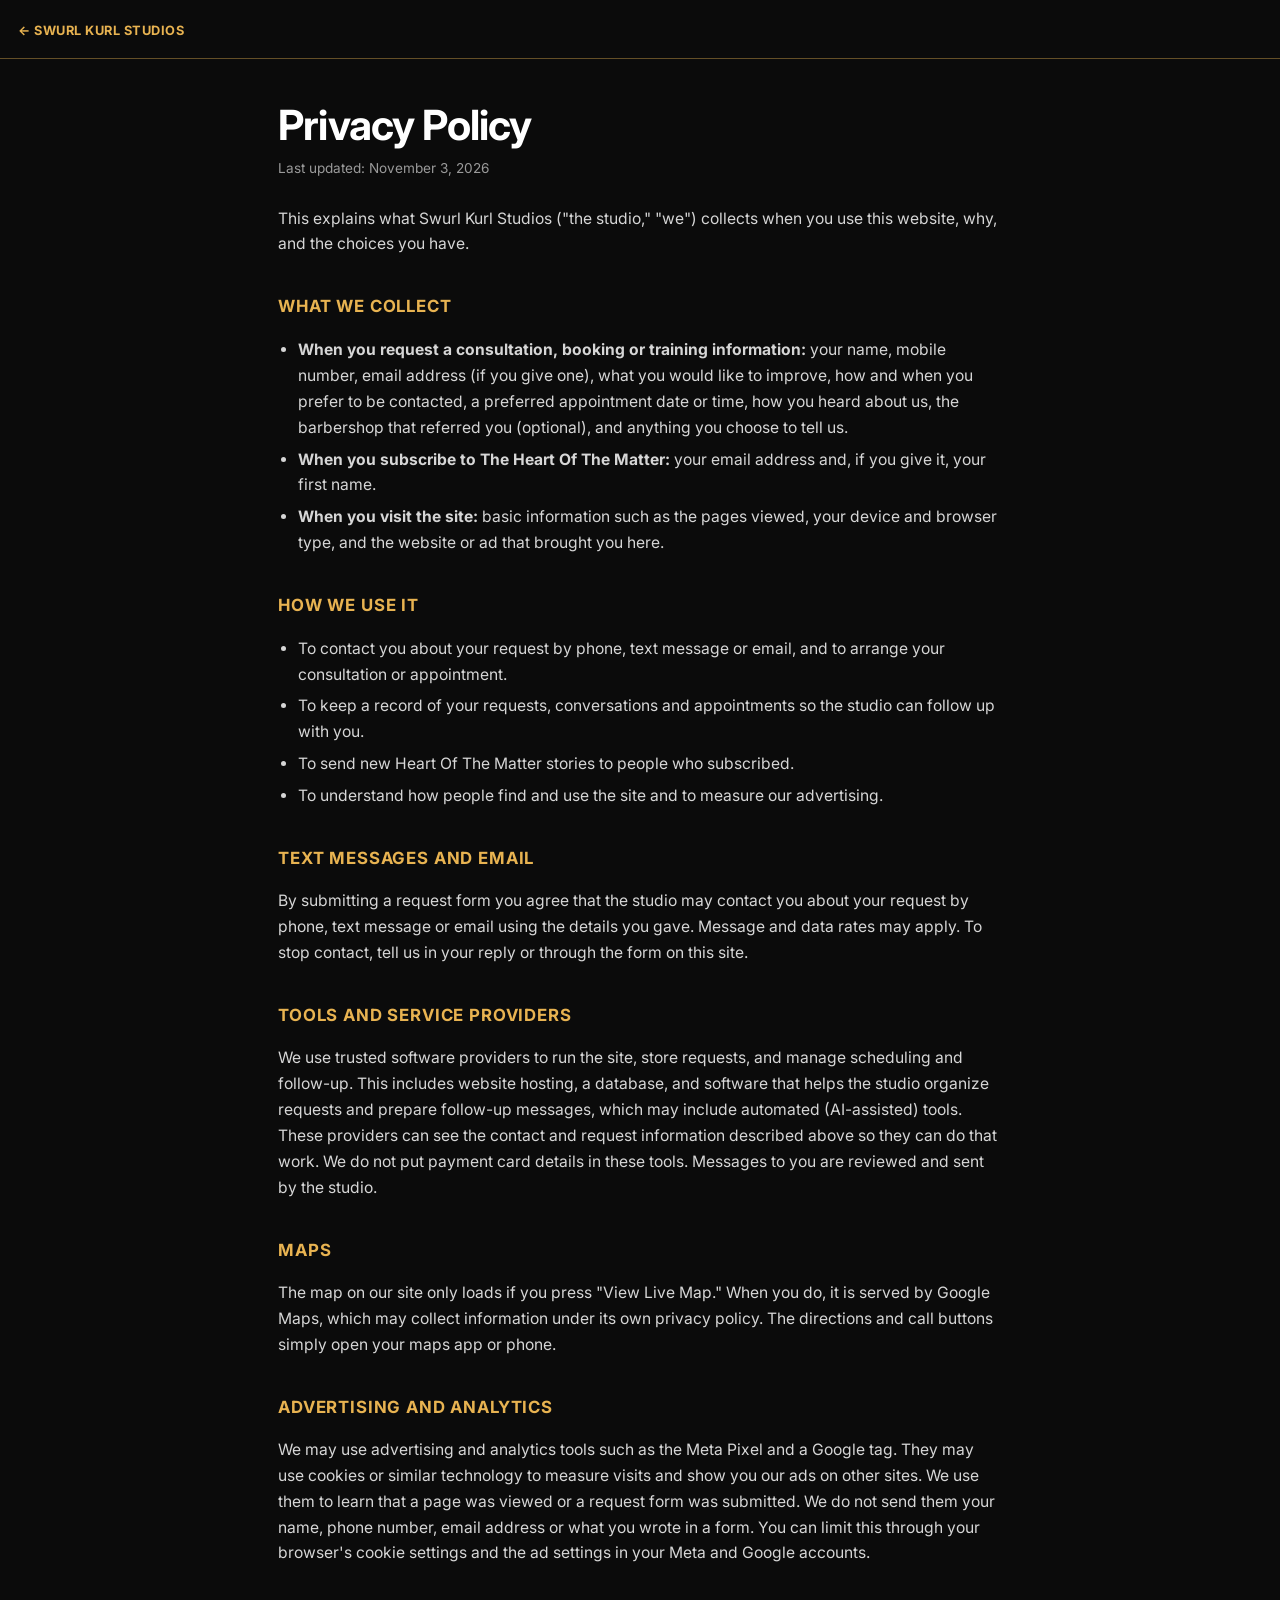
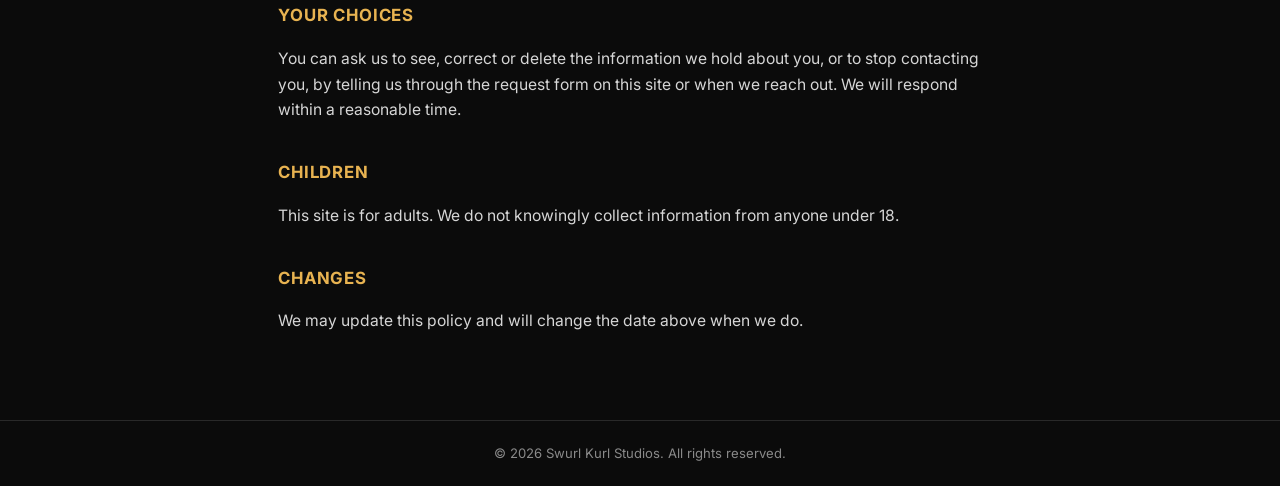
<file: privacy.html>
<!DOCTYPE html>
<html lang="en">
<head>
  <meta charset="UTF-8" />
  <meta name="viewport" content="width=device-width, initial-scale=1.0" />
  <title>Privacy Policy | Swurl Kurl Studios</title>
  <meta name="description" content="How Swurl Kurl Studios collects and uses the information you share when you request a consultation or sign up for updates." />
  <link rel="preconnect" href="https://fonts.googleapis.com" />
  <link rel="preconnect" href="https://fonts.gstatic.com" crossorigin />
  <link href="https://fonts.googleapis.com/css2?family=Inter:wght@400;600;700;800&display=swap" rel="stylesheet" />
  <!-- DRAFT: stand-in privacy wording. Terrence (or his counsel) to review and approve before paid traffic. -->
  <style>
    :root { --black:#0b0b0b; --near:#161616; --gold:#e8b351; --text:#d6d6d6; }
    * { box-sizing: border-box; }
    body { margin:0; background:var(--black); color:var(--text); font-family:'Inter',Arial,Helvetica,sans-serif; line-height:1.65; }
    header { border-bottom:1px solid rgba(232,179,81,.4); padding:16px 18px; }
    header a { color:var(--gold); text-decoration:none; font-weight:700; letter-spacing:.04em; text-transform:uppercase; font-size:.8rem; }
    main { max-width:760px; margin:0 auto; padding:44px 18px 70px; }
    h1 { color:#fff; font-size:clamp(1.9rem,5vw,2.6rem); line-height:1.1; margin:0 0 8px; letter-spacing:-.02em; }
    h2 { color:var(--gold); font-size:1.05rem; text-transform:uppercase; letter-spacing:.05em; margin:36px 0 8px; }
    p, li { font-size:.98rem; }
    ul { padding-left:20px; }
    li { margin:6px 0; }
    .updated { color:#9a9a9a; font-size:.85rem; margin:0 0 26px; }
    a { color:var(--gold); }
    footer { border-top:1px solid rgba(255,255,255,.12); padding:22px 18px; text-align:center; font-size:.82rem; color:#8a8a8a; }
  </style>
</head>
<body>
  <header><a href="index.html">&larr; Swurl Kurl Studios</a></header>
  <main>
    <h1>Privacy Policy</h1>
    <p class="updated">Last updated: November 3, 2026</p>

    <p>This explains what Swurl Kurl Studios ("the studio," "we") collects when you use this website, why, and the choices you have.</p>

    <h2>What we collect</h2>
    <ul>
      <li><b>When you request a consultation, booking or training information:</b> your name, mobile number, email address (if you give one), what you would like to improve, how and when you prefer to be contacted, a preferred appointment date or time, how you heard about us, the barbershop that referred you (optional), and anything you choose to tell us.</li>
      <li><b>When you subscribe to The Heart Of The Matter:</b> your email address and, if you give it, your first name.</li>
      <li><b>When you visit the site:</b> basic information such as the pages viewed, your device and browser type, and the website or ad that brought you here.</li>
    </ul>

    <h2>How we use it</h2>
    <ul>
      <li>To contact you about your request by phone, text message or email, and to arrange your consultation or appointment.</li>
      <li>To keep a record of your requests, conversations and appointments so the studio can follow up with you.</li>
      <li>To send new Heart Of The Matter stories to people who subscribed.</li>
      <li>To understand how people find and use the site and to measure our advertising.</li>
    </ul>

    <h2>Text messages and email</h2>
    <p>By submitting a request form you agree that the studio may contact you about your request by phone, text message or email using the details you gave. Message and data rates may apply. To stop contact, tell us in your reply or through the form on this site.</p>

    <h2>Tools and service providers</h2>
    <p>We use trusted software providers to run the site, store requests, and manage scheduling and follow-up. This includes website hosting, a database, and software that helps the studio organize requests and prepare follow-up messages, which may include automated (AI-assisted) tools. These providers can see the contact and request information described above so they can do that work. We do not put payment card details in these tools. Messages to you are reviewed and sent by the studio.</p>

    <h2>Maps</h2>
    <p>The map on our site only loads if you press "View Live Map." When you do, it is served by Google Maps, which may collect information under its own privacy policy. The directions and call buttons simply open your maps app or phone.</p>

    <h2>Advertising and analytics</h2>
    <p>We may use advertising and analytics tools such as the Meta Pixel and a Google tag. They may use cookies or similar technology to measure visits and show you our ads on other sites. We use them to learn that a page was viewed or a request form was submitted. We do not send them your name, phone number, email address or what you wrote in a form. You can limit this through your browser's cookie settings and the ad settings in your Meta and Google accounts.</p>

    <h2>Your choices</h2>
    <p>You can ask us to see, correct or delete the information we hold about you, or to stop contacting you, by telling us through the request form on this site or when we reach out. We will respond within a reasonable time.</p>

    <h2>Children</h2>
    <p>This site is for adults. We do not knowingly collect information from anyone under 18.</p>

    <h2>Changes</h2>
    <p>We may update this policy and will change the date above when we do.</p>
  </main>
  <footer>&copy; <span id="y"></span> Swurl Kurl Studios. All rights reserved.</footer>
  <script>document.getElementById("y").textContent = new Date().getFullYear();</script>
  <script src="assets/site.js" defer></script>
</body>
</html>
</file>
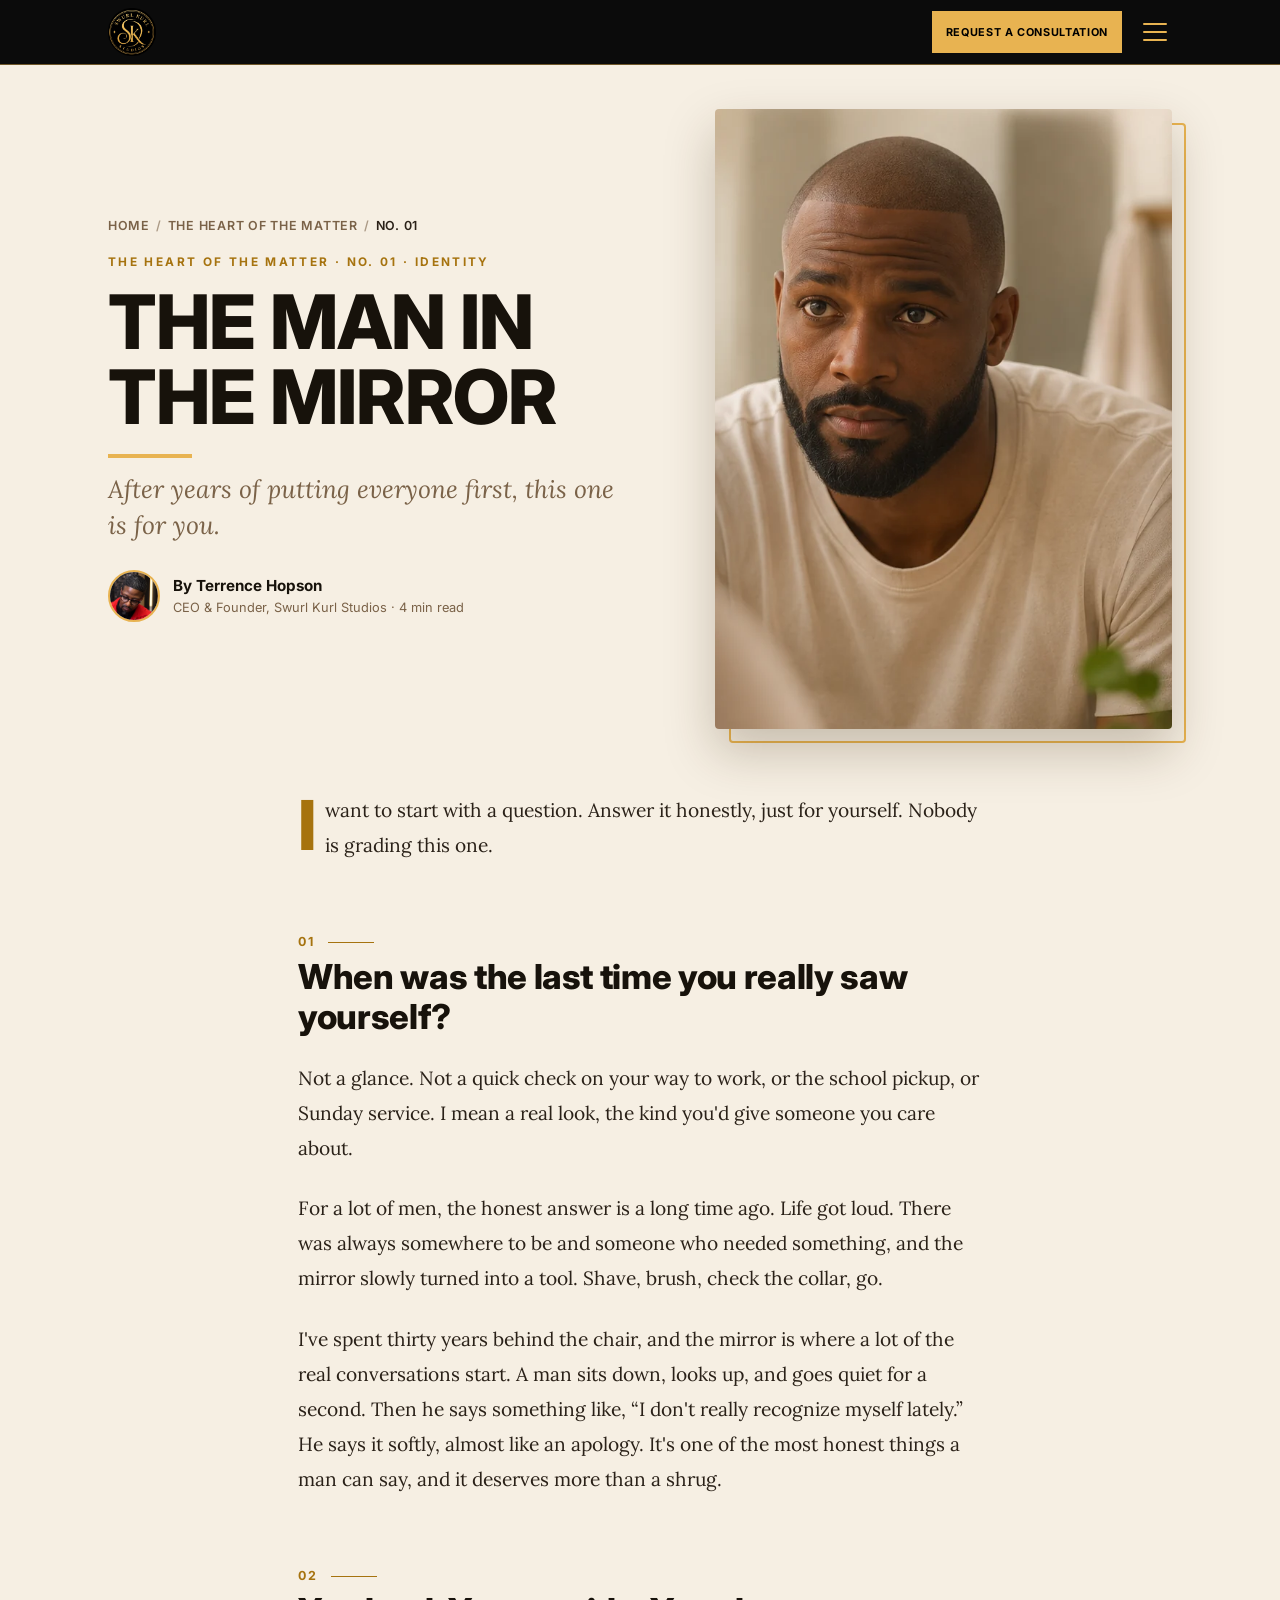
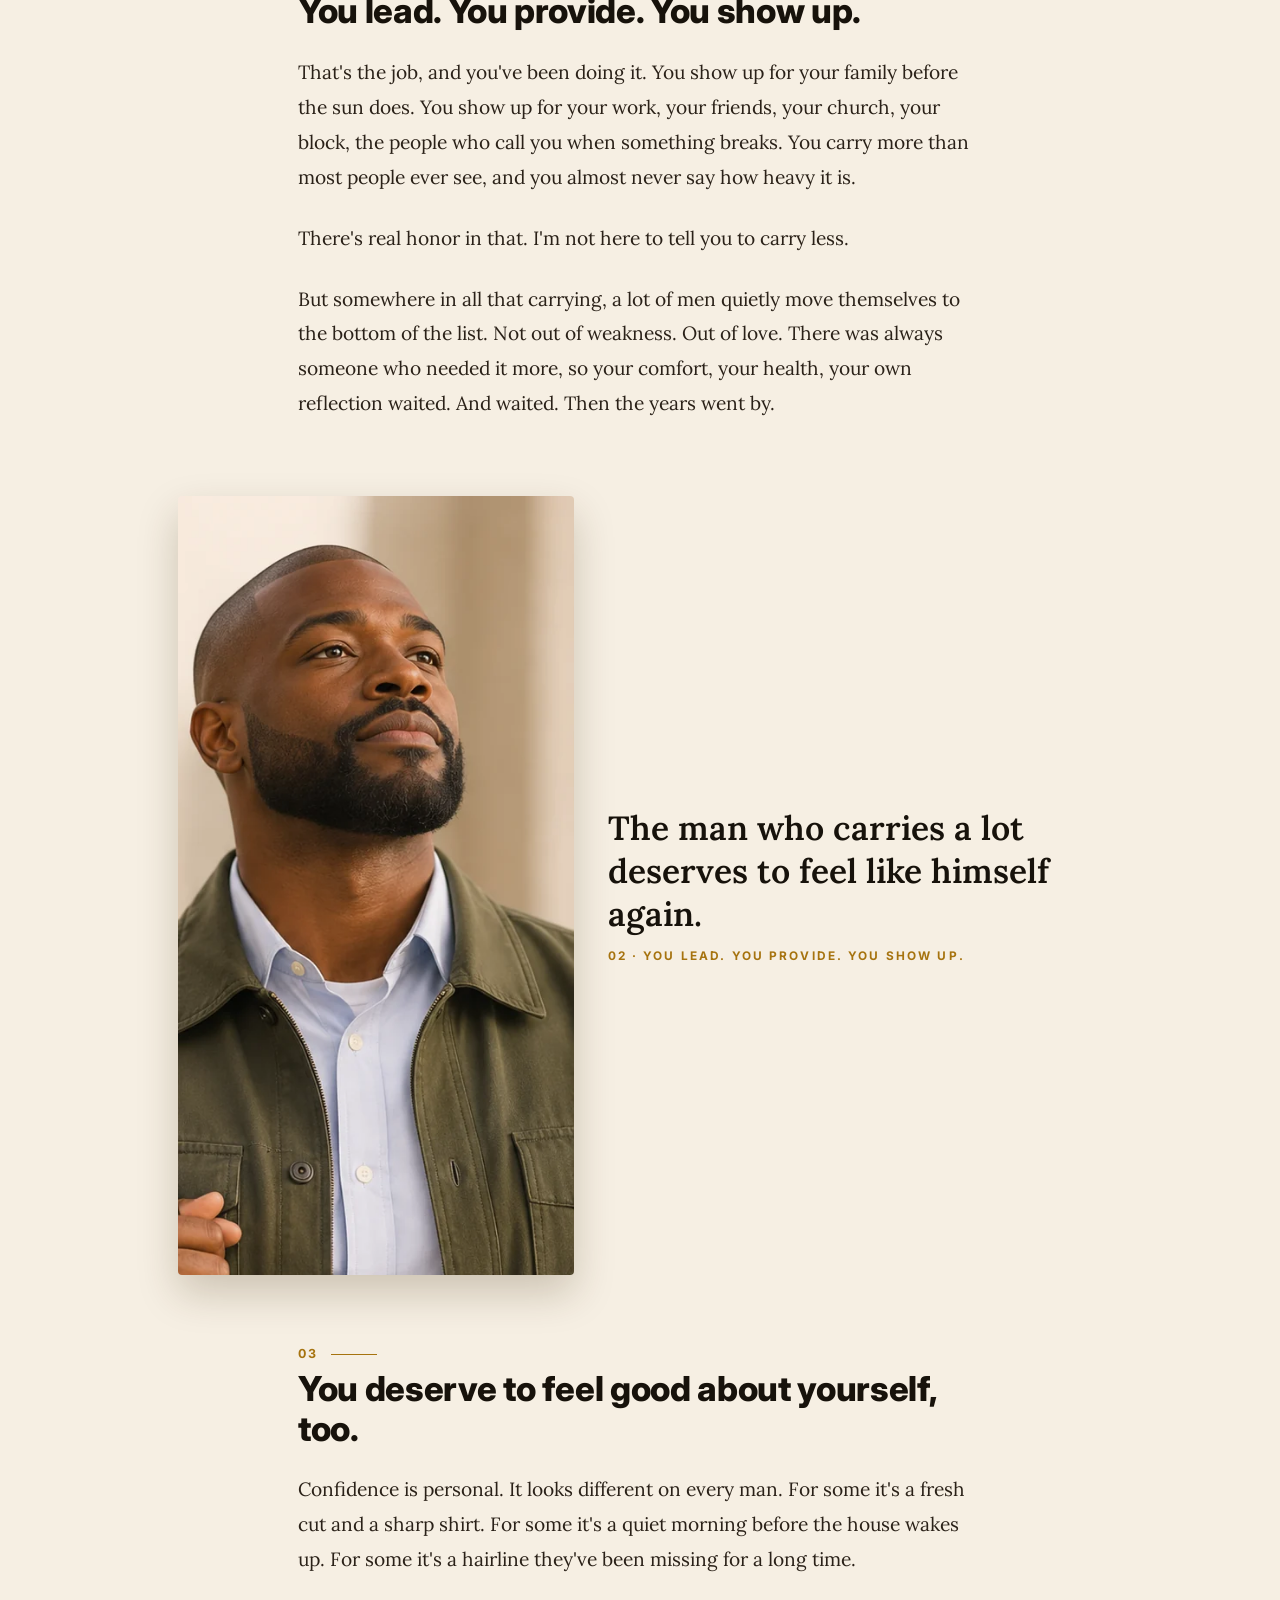
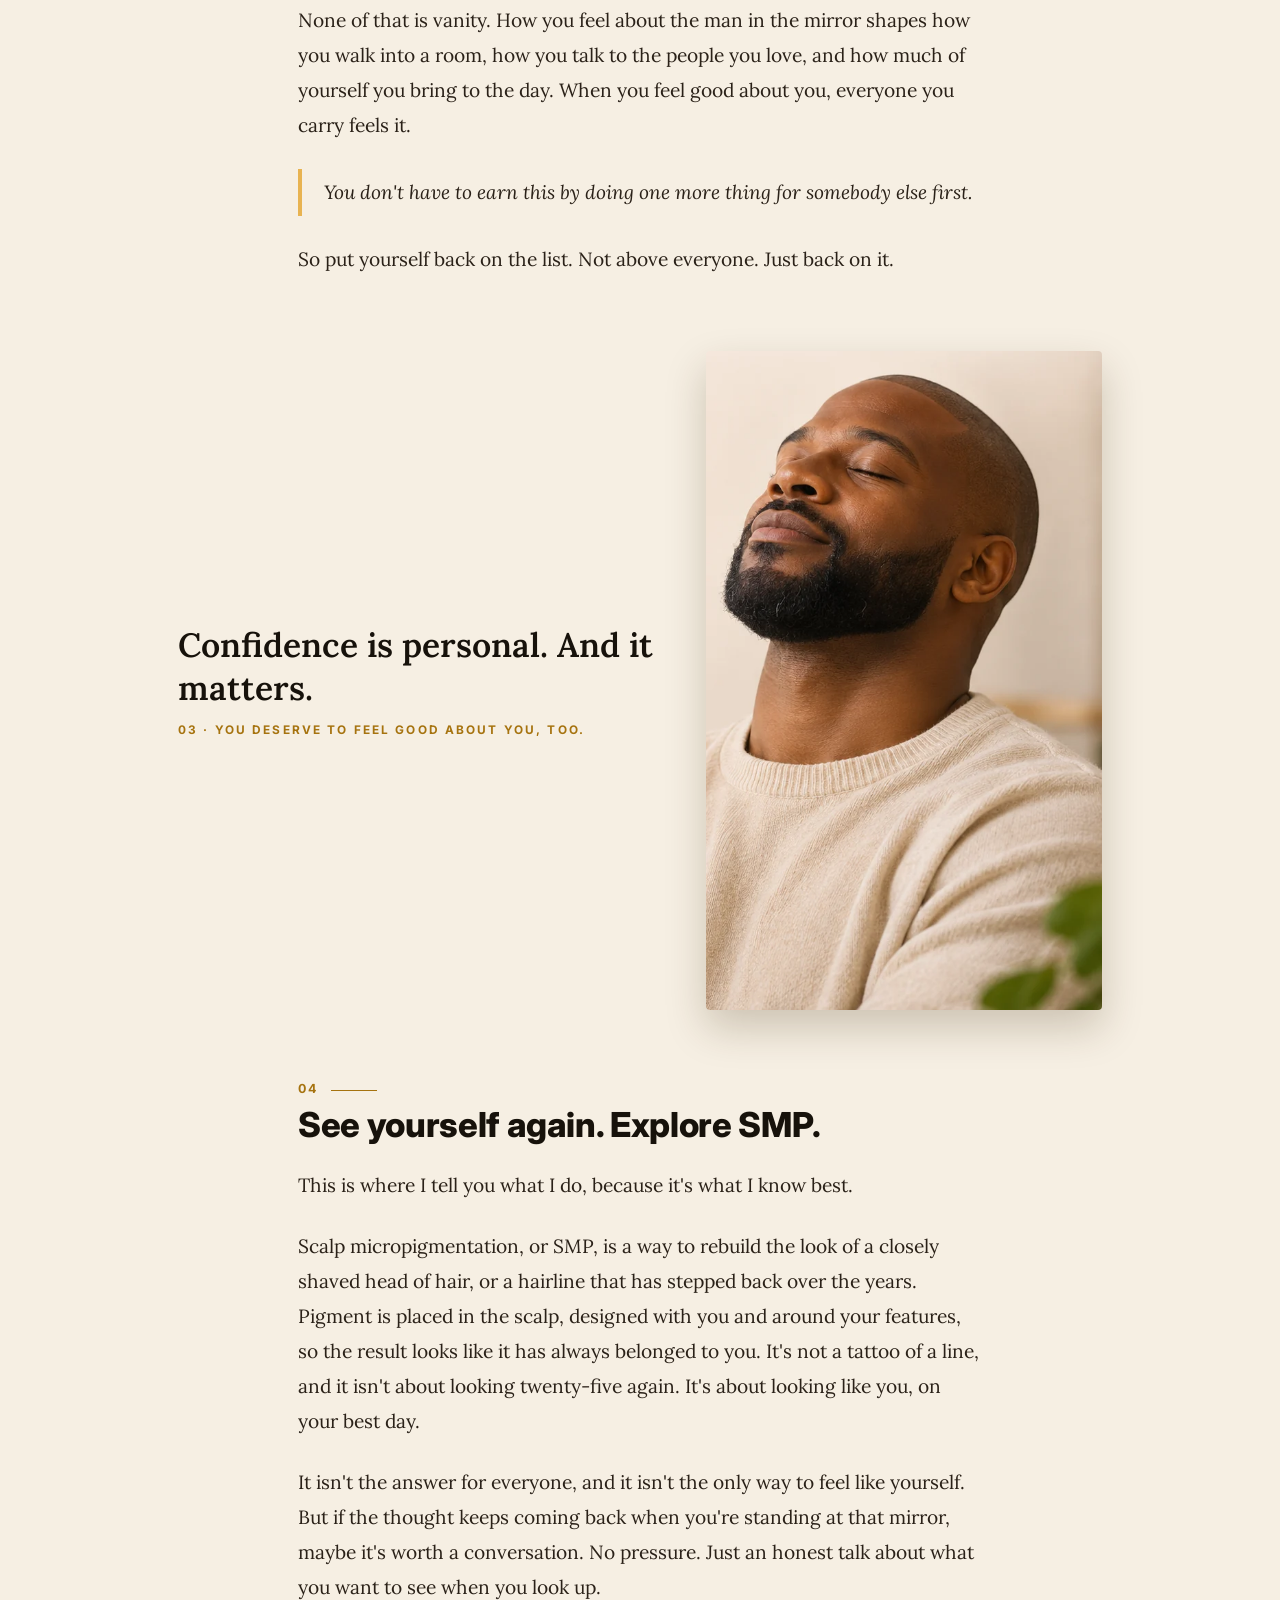
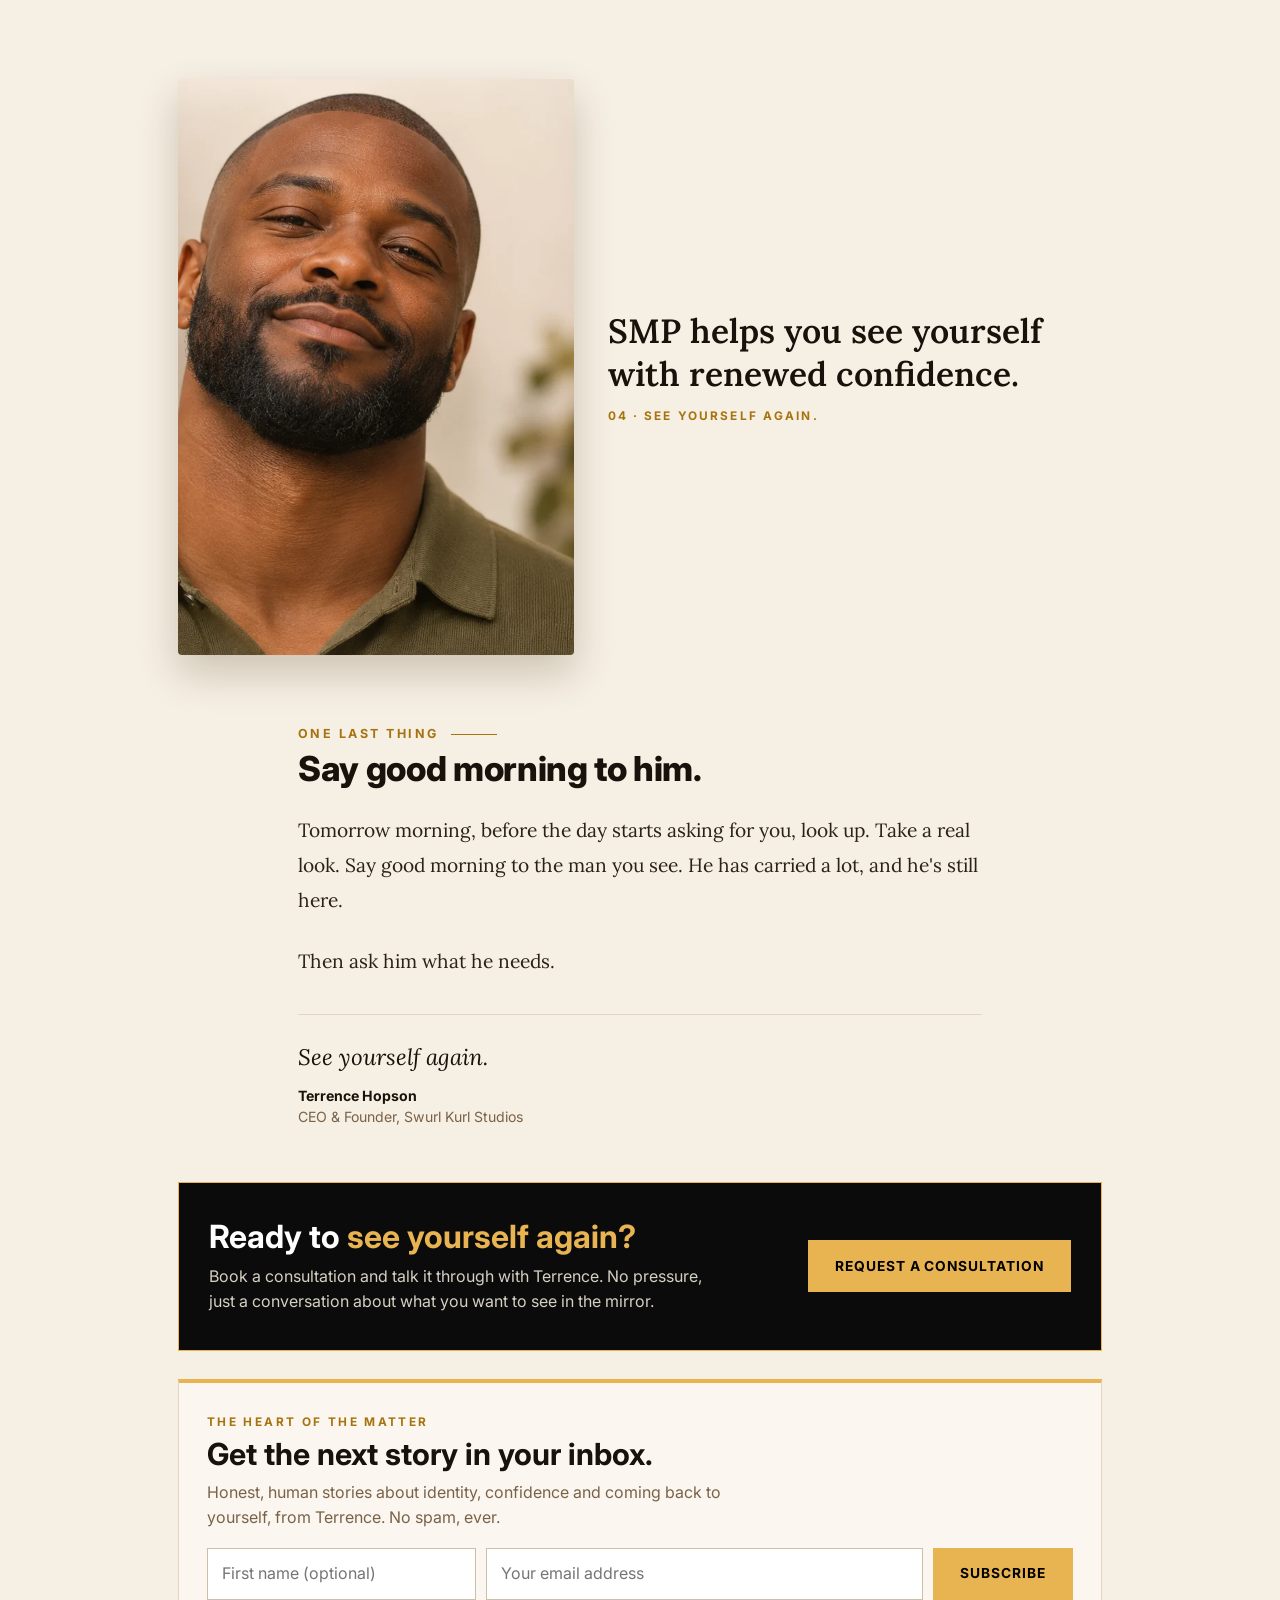
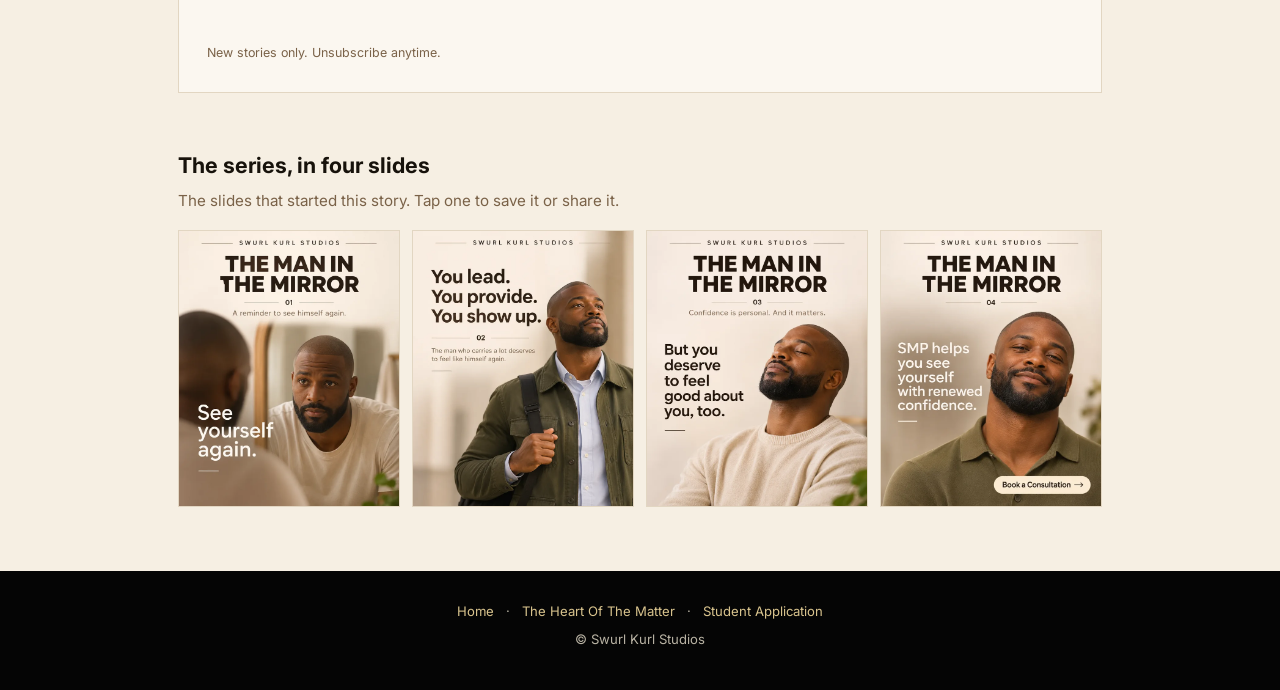
<file: the-man-in-the-mirror.html>
<!DOCTYPE html>
<html lang="en">
<head>
  <meta charset="UTF-8" />
  <meta name="viewport" content="width=device-width, initial-scale=1.0" />
  <title>The Man in the Mirror | The Heart of the Matter | Swurl Kurl Studios</title>
  <meta name="description" content="After years of putting everyone first, it's time to put yourself first again. A story from Terrence Hopson, CEO &amp; Founder of Swurl Kurl Studios." />
  <link rel="canonical" href="https://swurl-kurl.onrender.com/the-man-in-the-mirror.html" />
  <meta property="og:type" content="article" />
  <meta property="og:site_name" content="Swurl Kurl Studios" />
  <meta property="og:title" content="The Man in the Mirror | The Heart of the Matter | Swurl Kurl Studios" />
  <meta property="og:description" content="After years of putting everyone first, it's time to put yourself first again. A story from Terrence Hopson, CEO &amp; Founder of Swurl Kurl Studios." />
  <meta property="og:url" content="https://swurl-kurl.onrender.com/the-man-in-the-mirror.html" />
  <meta property="og:image" content="https://swurl-kurl.onrender.com/assets/blog-og.jpg" />
  <meta name="twitter:card" content="summary_large_image" />
  <link rel="icon" href="img/favicon.png" />
  <link rel="preconnect" href="https://fonts.googleapis.com" />
  <link rel="preconnect" href="https://fonts.gstatic.com" crossorigin />
  <link href="https://fonts.googleapis.com/css2?family=Inter:wght@400;500;600;700;800&family=Lora:ital,wght@0,400;0,500;0,600;1,400;1,500&display=swap" rel="stylesheet" />
  <link rel="stylesheet" href="assets/blog.css" />
  <script type="application/ld+json">{"@context":"https://schema.org","@type":"BlogPosting","headline":"The Man in the Mirror","description":"After years of putting everyone first, it's time to put yourself first again.","image":"https://swurl-kurl.onrender.com/assets/blog-og.jpg","author":{"@type":"Person","name":"Terrence Hopson","jobTitle":"CEO & Founder","worksFor":{"@type":"Organization","name":"Swurl Kurl Studios"}},"publisher":{"@type":"Organization","name":"Swurl Kurl Studios"},"mainEntityOfPage":"https://swurl-kurl.onrender.com/the-man-in-the-mirror.html","articleSection":"The Heart of the Matter"}</script>
</head>
<body>
  <header class="site-header">
    <div class="nav">
      <a href="index.html" aria-label="Swurl Kurl Studios home"><img src="assets/swurl-kurl-studios-official-logo.png" alt="Swurl Kurl Studios" width="48" height="48"></a>
      <div class="nav-right">
        <a class="navbtn" href="index.html#consultation">Request a Consultation</a>
        <button type="button" class="nav-toggle" id="navToggle" aria-expanded="false" aria-controls="mobileMenu" aria-label="Open menu"><span class="bars" aria-hidden="true"><i></i><i></i><i></i></span></button>
      </div>
    </div>
  </header>
  <div class="mmenu" id="mobileMenu" role="dialog" aria-modal="true" aria-label="Site menu">
    <div class="mmenu-inner">
      <p class="mmenu-label">Menu</p>
      <a class="ml" href="index.html">Home</a>
      <a class="ml" href="index.html#results">Results</a>
      <a class="ml" href="index.html#about">About Terrence</a>
      <a class="ml" href="index.html#services">The Offer</a>
      <a class="ml" href="index.html#process">How It Works</a>
      <a class="ml" href="index.html#faq">FAQ</a>
      <a class="ml" href="heart-of-the-matter.html" aria-current="true"><span>The Heart Of The Matter<small>Stories from Terrence</small></span></a>
      <a class="ml" href="learn.html"><span>Student Application<small>For barbers and beauty pros</small></span></a>
      <div class="mmenu-cta">
        <a href="index.html#consultation">Request a Consultation</a>
        <p>Terrence will call or text you back personally.</p>
      </div>
    </div>
  </div>

  <main>
    <section class="hero">
      <div class="wrap hero-grid">
        <div>
          <p class="crumbs"><a href="index.html">Home</a><span>/</span><a href="heart-of-the-matter.html">The Heart Of The Matter</a><span>/</span>No. 01</p>
          <span class="eyebrow">The Heart Of The Matter &middot; No. 01 &middot; Identity</span>
          <h1>The Man In The Mirror</h1>
          <p class="dek">After years of putting everyone first, this one is for you.</p>
          <div class="byline">
            <img src="assets/terrence-avatar.jpg" alt="Terrence Hopson" width="52" height="52" />
            <div><b>By Terrence Hopson</b><span>CEO &amp; Founder, Swurl Kurl Studios &middot; 4 min read</span></div>
          </div>
        </div>
        <figure class="hero-img">
          <img src="assets/blog-mirror.webp" width="682" height="932" alt="A man studies his own reflection in a mirror, quiet and thoughtful, in soft morning light." />
        </figure>
      </div>
    </section>

    <article class="article prose">
      <p class="lead">I want to start with a question. Answer it honestly, just for yourself. Nobody is grading this one.</p>

      <h2><span class="num">01</span>When was the last time you really saw yourself?</h2>
      <p>Not a glance. Not a quick check on your way to work, or the school pickup, or Sunday service. I mean a real look, the kind you'd give someone you care about.</p>
      <p>For a lot of men, the honest answer is a long time ago. Life got loud. There was always somewhere to be and someone who needed something, and the mirror slowly turned into a tool. Shave, brush, check the collar, go.</p>
      <p>I've spent thirty years behind the chair, and the mirror is where a lot of the real conversations start. A man sits down, looks up, and goes quiet for a second. Then he says something like, &ldquo;I don't really recognize myself lately.&rdquo; He says it softly, almost like an apology. It's one of the most honest things a man can say, and it deserves more than a shrug.</p>

      <h2><span class="num">02</span>You lead. You provide. You show up.</h2>
      <p>That's the job, and you've been doing it. You show up for your family before the sun does. You show up for your work, your friends, your church, your block, the people who call you when something breaks. You carry more than most people ever see, and you almost never say how heavy it is.</p>
      <p>There's real honor in that. I'm not here to tell you to carry less.</p>
      <p>But somewhere in all that carrying, a lot of men quietly move themselves to the bottom of the list. Not out of weakness. Out of love. There was always someone who needed it more, so your comfort, your health, your own reflection waited. And waited. Then the years went by.</p>
    </article>

    <div class="moment">
      <figure class="ph"><img src="assets/blog-lead.webp" width="457" height="900" loading="lazy" decoding="async" alt="A man in an olive jacket with a bag strap over his shoulder looks up and away, steady and thoughtful." /></figure>
      <p class="cap">The man who carries a lot deserves to feel like himself again.<small>02 &middot; You lead. You provide. You show up.</small></p>
    </div>

    <article class="article prose" style="padding-top:0">
      <h2><span class="num">03</span>You deserve to feel good about yourself, too.</h2>
      <p>Confidence is personal. It looks different on every man. For some it's a fresh cut and a sharp shirt. For some it's a quiet morning before the house wakes up. For some it's a hairline they've been missing for a long time.</p>
      <p>None of that is vanity. How you feel about the man in the mirror shapes how you walk into a room, how you talk to the people you love, and how much of yourself you bring to the day. When you feel good about you, everyone you carry feels it.</p>
      <p class="pull">You don't have to earn this by doing one more thing for somebody else first.</p>
      <p>So put yourself back on the list. Not above everyone. Just back on it.</p>
    </article>

    <div class="moment flip">
      <figure class="ph"><img src="assets/blog-confidence.webp" width="577" height="962" loading="lazy" decoding="async" alt="A man with his eyes closed and his chin lifted breathes out, calm and at ease." /></figure>
      <p class="cap">Confidence is personal. And it matters.<small>03 &middot; You deserve to feel good about you, too.</small></p>
    </div>

    <article class="article prose" style="padding-top:0">
      <h2><span class="num">04</span>See yourself again. Explore SMP.</h2>
      <p>This is where I tell you what I do, because it's what I know best.</p>
      <p>Scalp micropigmentation, or SMP, is a way to rebuild the look of a closely shaved head of hair, or a hairline that has stepped back over the years. Pigment is placed in the scalp, designed with you and around your features, so the result looks like it has always belonged to you. It's not a tattoo of a line, and it isn't about looking twenty-five again. It's about looking like you, on your best day.</p>
      <p>It isn't the answer for everyone, and it isn't the only way to feel like yourself. But if the thought keeps coming back when you're standing at that mirror, maybe it's worth a conversation. No pressure. Just an honest talk about what you want to see when you look up.</p>
    </article>

    <div class="moment">
      <figure class="ph"><img src="assets/blog-renewed.webp" width="577" height="840" loading="lazy" decoding="async" alt="A man with a short beard tilts his head and gives a small, knowing smile." /></figure>
      <p class="cap">SMP helps you see yourself with renewed confidence.<small>04 &middot; See yourself again.</small></p>
    </div>

    <article class="article prose" style="padding-top:0">
      <h2><span class="num">One last thing</span>Say good morning to him.</h2>
      <p>Tomorrow morning, before the day starts asking for you, look up. Take a real look. Say good morning to the man you see. He has carried a lot, and he's still here.</p>
      <p>Then ask him what he needs.</p>
      <div class="sign">
        <p>See yourself again.</p>
        <span><strong>Terrence Hopson</strong><br>CEO &amp; Founder, Swurl Kurl Studios</span>
      </div>
    </article>

    <section class="cta" aria-labelledby="ctaH">
      <div class="cta-box">
        <div>
          <h3 id="ctaH">Ready to <em>see yourself again?</em></h3>
          <p>Book a consultation and talk it through with Terrence. No pressure, just a conversation about what you want to see in the mirror.</p>
        </div>
        <a class="btn" href="index.html#consultation">Request a Consultation</a>
      </div>
    </section>

  <section class="subscribe" id="subscribe" aria-labelledby="subH-post-01">
    <div class="sub-box">
      <span class="eyebrow">The Heart Of The Matter</span>
      <h3 id="subH-post-01">Get the next story in your inbox.</h3>
      <p class="copy">Honest, human stories about identity, confidence and coming back to yourself, from Terrence. No spam, ever.</p>
      <form class="subform" data-source="post-01" novalidate>
        <label class="sr" style="position:absolute;left:-9999px" for="n-post-01">First name (optional)</label>
        <input id="n-post-01" name="name" type="text" autocomplete="given-name" maxlength="60" placeholder="First name (optional)" />
        <label class="sr" style="position:absolute;left:-9999px" for="e-post-01">Email address</label>
        <input id="e-post-01" name="email" type="email" inputmode="email" autocomplete="email" maxlength="120" placeholder="Your email address" required />
        <div class="hp" aria-hidden="true"><input name="website" tabindex="-1" autocomplete="off" /></div>
        <button class="btn" type="submit">Subscribe</button>
      </form>
      <p class="sub-msg" role="status" aria-live="polite"></p>
      <p class="fine">New stories only. Unsubscribe anytime.</p>
      <div class="sub-done" role="status">
        <b data-who>You're in.</b>
        <p style="margin:0 0 14px;color:#5a4a36">Watch your inbox for the next story. Know a man who needs this one? Send it his way.</p>
        <button type="button" class="btn ghost" data-share>Share this story</button>
      </div>
    </div>
  </section>

    <section class="series" aria-labelledby="serH">
      <h3 id="serH">The series, in four slides</h3>
      <p>The slides that started this story. Tap one to save it or share it.</p>
      <div class="slides">
        <a href="assets/blog-slide-1.webp" target="_blank" rel="noopener"><img src="assets/blog-slide-1.webp" loading="lazy" width="720" height="900" alt="Slide 1. The Man in the Mirror. A reminder to see himself again. See yourself again." /></a>
        <a href="assets/blog-slide-2.webp" target="_blank" rel="noopener"><img src="assets/blog-slide-2.webp" loading="lazy" width="720" height="900" alt="Slide 2. You lead. You provide. You show up. The man who carries a lot deserves to feel like himself again." /></a>
        <a href="assets/blog-slide-3.webp" target="_blank" rel="noopener"><img src="assets/blog-slide-3.webp" loading="lazy" width="720" height="900" alt="Slide 3. Confidence is personal. And it matters. But you deserve to feel good about you, too." /></a>
        <a href="assets/blog-slide-4.webp" target="_blank" rel="noopener"><img src="assets/blog-slide-4.webp" loading="lazy" width="720" height="900" alt="Slide 4. SMP helps you see yourself with renewed confidence. Book a consultation." /></a>
      </div>
    </section>
  </main>

  <footer class="sitefoot">
    <div class="wrap">
      <a href="index.html">Home</a> &middot; <a href="heart-of-the-matter.html">The Heart Of The Matter</a> &middot; <a href="learn.html">Student Application</a>
      <p>&copy; Swurl Kurl Studios</p>
    </div>
  </footer>
  <script src="assets/blog.js"></script>
  <script src="assets/site.js" defer></script>
</body>
</html>
</file>
<file: assets/blog.css>
/* The Heart of the Matter: shared styles for the blog index and posts */
:root{--cream:#f6efe3;--paper:#fbf7f0;--ink:#17120b;--text:#2a2118;--brown:#7a6248;--line:#e2d6c2;--gold:#e8b351;--gold-deep:#a6730f;--black:#0b0b0b;--red:#b3392a}
*{box-sizing:border-box}
html{-webkit-text-size-adjust:100%;scroll-behavior:smooth}
html.menu-open{overflow:hidden}
body{margin:0;background:var(--cream);color:var(--text);font-family:'Inter',Arial,Helvetica,sans-serif;line-height:1.55}
img{max-width:100%}
a{color:var(--gold-deep)}

/* ---------- header + hamburger menu (same menu as the main site) ---------- */
.site-header{position:sticky;top:0;z-index:100;background:var(--black);border-bottom:1px solid rgba(232,179,81,.45)}
.nav{display:flex;align-items:center;justify-content:space-between;min-height:64px;max-width:1100px;margin:0 auto;padding:0 18px}
.nav img{height:48px;width:auto;display:block}
.nav-right{display:flex;align-items:center;gap:10px}
.nav-toggle{width:46px;height:46px;margin-right:-6px;padding:0;border:0;background:transparent;cursor:pointer;display:inline-flex;align-items:center;justify-content:center;-webkit-tap-highlight-color:transparent}
.nav-toggle:focus-visible{outline:2px solid var(--gold);outline-offset:2px;border-radius:6px}
.nav-toggle .bars{position:relative;width:24px;height:18px;display:block}
.nav-toggle .bars i{position:absolute;left:0;width:100%;height:2px;border-radius:2px;background:var(--gold);transition:transform .25s ease,opacity .2s ease,top .25s ease}
.nav-toggle .bars i:nth-child(1){top:0}.nav-toggle .bars i:nth-child(2){top:8px}.nav-toggle .bars i:nth-child(3){top:16px}
.nav-toggle[aria-expanded="true"] .bars i:nth-child(1){top:8px;transform:rotate(45deg)}
.nav-toggle[aria-expanded="true"] .bars i:nth-child(2){opacity:0}
.nav-toggle[aria-expanded="true"] .bars i:nth-child(3){top:8px;transform:rotate(-45deg)}
.navbtn{display:inline-flex;align-items:center;justify-content:center;min-height:42px;padding:10px 14px;background:var(--gold);color:#000;border:0;font-size:.68rem;font-weight:700;letter-spacing:.06em;text-transform:uppercase;text-decoration:none}
.mmenu{position:fixed;inset:0;z-index:99;display:flex;flex-direction:column;padding:84px 24px calc(24px + env(safe-area-inset-bottom));background:radial-gradient(700px 360px at 50% -60px,rgba(232,179,81,.18),transparent 70%),#080808;overflow-y:auto;overscroll-behavior:contain;opacity:0;visibility:hidden;transform:translateY(-10px);transition:opacity .22s ease,transform .22s ease,visibility 0s linear .22s}
.mmenu.open{opacity:1;visibility:visible;transform:none;transition-delay:0s}
.mmenu-inner{width:100%;max-width:520px;margin:0 auto;display:flex;flex-direction:column;flex:1}
.mmenu-label{margin:0 0 6px;color:var(--gold);font-size:.72rem;font-weight:700;letter-spacing:.2em;text-transform:uppercase}
.mmenu a.ml{display:flex;align-items:center;justify-content:space-between;gap:12px;padding:17px 2px;min-height:58px;color:#fff;text-decoration:none;font-size:1.28rem;font-weight:600;border-bottom:1px solid rgba(232,179,81,.22)}
.mmenu a.ml::after{content:"\203A";color:rgba(232,179,81,.7);font-size:1.5rem;line-height:1}
.mmenu a.ml[aria-current="true"]{color:var(--gold)}
.mmenu a.ml[aria-current="true"]::after{content:"";width:9px;height:9px;border-radius:50%;background:var(--gold)}
.mmenu a.ml small{display:block;margin-top:2px;font-size:.8rem;font-weight:500;color:#9d988b}
.mmenu a.ml:focus-visible{outline:2px solid var(--gold);outline-offset:-2px}
.mmenu-cta{margin-top:auto;padding-top:26px}
.mmenu-cta a{display:flex;align-items:center;justify-content:center;width:100%;min-height:58px;background:var(--gold);color:#000;font-weight:700;letter-spacing:.06em;text-transform:uppercase;text-decoration:none;font-size:.92rem}
.mmenu-cta p{margin:12px 0 0;text-align:center;color:#8e8a7e;font-size:.8rem}
@media (prefers-reduced-motion:reduce){.mmenu,.nav-toggle .bars i{transition:none}html{scroll-behavior:auto}}

/* ---------- layout ---------- */
.wrap{max-width:1100px;margin:0 auto;padding:0 18px}
.eyebrow{display:block;color:var(--gold-deep);font-size:.74rem;font-weight:700;letter-spacing:.2em;text-transform:uppercase}
.btn{display:inline-flex;align-items:center;justify-content:center;min-height:52px;padding:14px 26px;border:1px solid var(--gold);background:var(--gold);color:#000;font:inherit;font-weight:700;font-size:.86rem;letter-spacing:.07em;text-transform:uppercase;text-decoration:none;cursor:pointer}
.btn:hover{filter:brightness(1.05)}
.btn.dark{background:var(--black);border-color:var(--black);color:#fff}
.btn.ghost{background:transparent;color:var(--ink);border-color:var(--ink)}

/* ---------- post hero ---------- */
.hero{padding:44px 0 34px}
.hero-grid{display:grid;grid-template-columns:minmax(0,1.1fr) minmax(0,.9fr);gap:48px;align-items:center}
.crumbs{margin:0 0 18px;font-size:.78rem;font-weight:600;letter-spacing:.06em;text-transform:uppercase}
.crumbs a{color:var(--brown);text-decoration:none}
.crumbs a:hover{color:var(--gold-deep)}
.crumbs span{color:var(--brown);opacity:.6;margin:0 6px}
.hero h1{margin:12px 0 14px;color:var(--ink);font-size:clamp(2.5rem,7.4vw,4.7rem);line-height:1;font-weight:800;text-transform:uppercase;letter-spacing:-.01em}
.hero h1::after{content:"";display:block;width:84px;height:4px;background:var(--gold);margin-top:20px}
.dek{margin:0;max-width:520px;color:var(--brown);font-family:'Lora',Georgia,serif;font-style:italic;font-size:clamp(1.2rem,3.4vw,1.55rem);line-height:1.45}
.byline{display:flex;align-items:center;gap:13px;margin-top:26px}
.byline img{width:52px;height:52px;border-radius:50%;object-fit:cover;object-position:50% 50%;border:2px solid var(--gold)}
.byline b{display:block;color:var(--ink);font-size:.95rem}
.byline span{display:block;color:var(--brown);font-size:.8rem}
.hero-img{margin:0;position:relative}
.hero-img img{display:block;width:100%;height:auto;max-height:620px;object-fit:cover;object-position:50% 30%;border-radius:4px;box-shadow:0 22px 50px rgba(60,40,10,.25)}
.hero-img::before{content:"";position:absolute;inset:14px -14px -14px 14px;border:2px solid var(--gold);border-radius:4px;z-index:-1}

/* ---------- article ---------- */
.article{max-width:720px;margin:0 auto;padding:30px 18px 10px}
.prose p{margin:0 0 1.35em;font-family:'Lora',Georgia,serif;font-size:1.2rem;line-height:1.82;color:var(--text)}
.prose p.lead::first-letter{float:left;margin:.06em .12em 0 0;font-family:'Inter',Arial,sans-serif;font-weight:800;font-size:4.3rem;line-height:.82;color:var(--gold-deep)}
.prose h2{margin:2.1em 0 .7em;color:var(--ink);font-size:clamp(1.65rem,4.6vw,2.15rem);line-height:1.15;font-weight:800;letter-spacing:-.01em}
.prose h2 .num{display:block;margin-bottom:8px;color:var(--gold-deep);font-size:.78rem;font-weight:700;letter-spacing:.2em;text-transform:uppercase}
.prose h2 .num::after{content:"";display:inline-block;vertical-align:middle;width:46px;height:1px;background:var(--gold-deep);margin-left:12px}
.pull{margin:1.8em 0;padding:6px 0 6px 22px;border-left:4px solid var(--gold);font-family:'Lora',Georgia,serif;font-style:italic;font-size:clamp(1.35rem,4vw,1.7rem);line-height:1.45;color:var(--ink)}
.prose strong{color:var(--ink)}

/* photo + caption moments */
.moment{max-width:960px;margin:2.4em auto;padding:0 18px;display:grid;grid-template-columns:minmax(0,.8fr) minmax(0,1fr);gap:34px;align-items:center}
.moment.flip{grid-template-columns:minmax(0,1fr) minmax(0,.8fr)}
.moment.flip .ph{order:2}
.moment .ph{margin:0}
.moment img{display:block;width:100%;height:auto;border-radius:4px;box-shadow:0 18px 40px rgba(60,40,10,.22)}
.moment .cap{font-family:'Lora',Georgia,serif;font-size:clamp(1.5rem,4.4vw,2.1rem);line-height:1.28;font-weight:600;color:var(--ink)}
.moment .cap small{display:block;margin-top:14px;font-family:'Inter',Arial,sans-serif;font-size:.74rem;font-weight:700;letter-spacing:.18em;text-transform:uppercase;color:var(--gold-deep)}
.sign{margin:2.2em 0 0;padding-top:1.4em;border-top:1px solid var(--line)}
.sign p{margin:0 0 .3em;font-family:'Lora',Georgia,serif;font-style:italic;font-size:1.4rem;color:var(--ink)}
.sign span{display:block;font-size:.88rem;color:var(--brown)}

/* ---------- calls to action ---------- */
.cta{max-width:960px;margin:44px auto 0;padding:0 18px}
.cta-box{background:var(--black);color:#fff;padding:36px 30px;border:1px solid var(--gold);display:grid;grid-template-columns:1fr auto;gap:24px;align-items:center}
.cta-box h3{margin:0 0 8px;font-size:clamp(1.5rem,4.4vw,2rem);line-height:1.15}
.cta-box h3 em{font-style:normal;color:var(--gold)}
.cta-box p{margin:0;color:#d6d0c3;max-width:520px}
.subscribe{max-width:960px;margin:28px auto 0;padding:0 18px}
.sub-box{background:var(--paper);border:1px solid var(--line);border-top:4px solid var(--gold);padding:30px 28px}
.sub-box h3{margin:6px 0 8px;color:var(--ink);font-size:clamp(1.45rem,4.2vw,1.9rem);line-height:1.15}
.sub-box p.copy{margin:0 0 18px;color:var(--brown);max-width:560px}
.subform{display:grid;grid-template-columns:minmax(0,.8fr) minmax(0,1.3fr) auto;gap:10px;align-items:stretch}
.subform input{width:100%;min-height:52px;padding:12px 14px;font:inherit;font-size:1rem;color:var(--ink);background:#fff;border:1px solid #cdbfa6;border-radius:0}
.subform input:focus{outline:2px solid var(--gold);outline-offset:1px;border-color:var(--gold-deep)}
.subform .hp{position:absolute;left:-9999px;width:1px;height:1px;overflow:hidden}
.sub-msg{min-height:1.4em;margin:12px 0 0;font-size:.95rem;font-weight:600}
.sub-msg.err{color:var(--red)}
.sub-msg.ok{color:#2c6b3a}
.fine{margin:10px 0 0;color:var(--brown);font-size:.78rem}
.sub-done{display:none;padding:6px 0}
.sub-done b{display:block;color:var(--ink);font-size:1.25rem;margin-bottom:4px}
.sub-box.is-done .subform,.sub-box.is-done .copy,.sub-box.is-done .fine,.sub-box.is-done .sub-msg,.sub-box.is-done > .eyebrow,.sub-box.is-done > h3{display:none}
.sub-box.is-done .sub-done{display:block}

/* ---------- series strip + index cards ---------- */
.series{max-width:960px;margin:56px auto 0;padding:0 18px}
.series h3{margin:0 0 6px;color:var(--ink);font-size:1.35rem}
.series p{margin:0 0 18px;color:var(--brown);font-size:.95rem}
.slides{display:grid;grid-template-columns:repeat(4,1fr);gap:12px}
.slides a{display:block;border:1px solid var(--line);background:#fff;line-height:0}
.slides img{width:100%;height:auto;display:block}
.slides a:focus-visible{outline:3px solid var(--gold);outline-offset:2px}
.post-card{display:grid;grid-template-columns:minmax(0,.9fr) minmax(0,1.1fr);background:var(--paper);border:1px solid var(--line);box-shadow:0 18px 40px rgba(60,40,10,.12);text-decoration:none;color:inherit}
.post-card .pc-img{background:#e9dcc6;min-height:280px}
.post-card .pc-img img{display:block;width:100%;height:100%;object-fit:cover;object-position:50% 25%}
.post-card .pc-body{padding:34px 32px;display:flex;flex-direction:column;justify-content:center}
.post-card h2{margin:10px 0 10px;color:var(--ink);font-size:clamp(1.7rem,4.6vw,2.4rem);line-height:1.08;font-weight:800;text-transform:uppercase}
.post-card p{margin:0 0 18px;font-family:'Lora',Georgia,serif;font-size:1.08rem;line-height:1.65;color:var(--text)}
.post-card .meta{margin-top:16px;font-size:.8rem;color:var(--brown)}
.post-card:hover h2{color:var(--gold-deep)}
.soon{max-width:960px;margin:22px auto 0;padding:0 18px}
.soon div{border:2px dashed var(--line);padding:22px 24px;color:var(--brown);text-align:center;font-weight:600}
.page-title{padding:52px 0 26px;text-align:center}
.page-title h1{margin:10px 0 12px;color:var(--ink);font-size:clamp(2.2rem,7vw,4rem);line-height:1.02;font-weight:800;text-transform:uppercase}
.page-title h1 span{color:var(--gold-deep)}
.page-title p{margin:0 auto;max-width:560px;font-family:'Lora',Georgia,serif;font-style:italic;font-size:1.3rem;line-height:1.5;color:var(--brown)}

footer.sitefoot{margin-top:64px;padding:30px 0 40px;background:#050505;color:#b9b3a4;text-align:center;font-size:.82rem}
footer.sitefoot a{color:#d9c48e;text-decoration:none;margin:0 8px}
footer.sitefoot p{margin:8px 0 0}

@media (max-width:860px){
  .hero{padding-top:26px}
  .hero-grid{grid-template-columns:1fr;gap:30px}
  .hero-img{max-width:440px;margin:0 auto 14px}
  .hero-img::before{inset:10px -8px -10px 8px}
  .moment,.moment.flip{grid-template-columns:1fr;gap:18px}
  .moment.flip .ph{order:0}
  .moment .ph{max-width:420px;margin:0 auto}
  .cta-box{grid-template-columns:1fr;padding:28px 22px}
  .cta-box .btn{width:100%}
  .subform{grid-template-columns:1fr}
  .subform .btn{width:100%}
  .post-card{grid-template-columns:1fr}
  .post-card .pc-img{min-height:240px;max-height:340px}
  .post-card .pc-body{padding:26px 22px}
  .slides{grid-template-columns:repeat(2,1fr)}
}
@media (max-width:480px){
  .prose p{font-size:1.12rem}
  .sub-box{padding:24px 18px}
}
</file>
